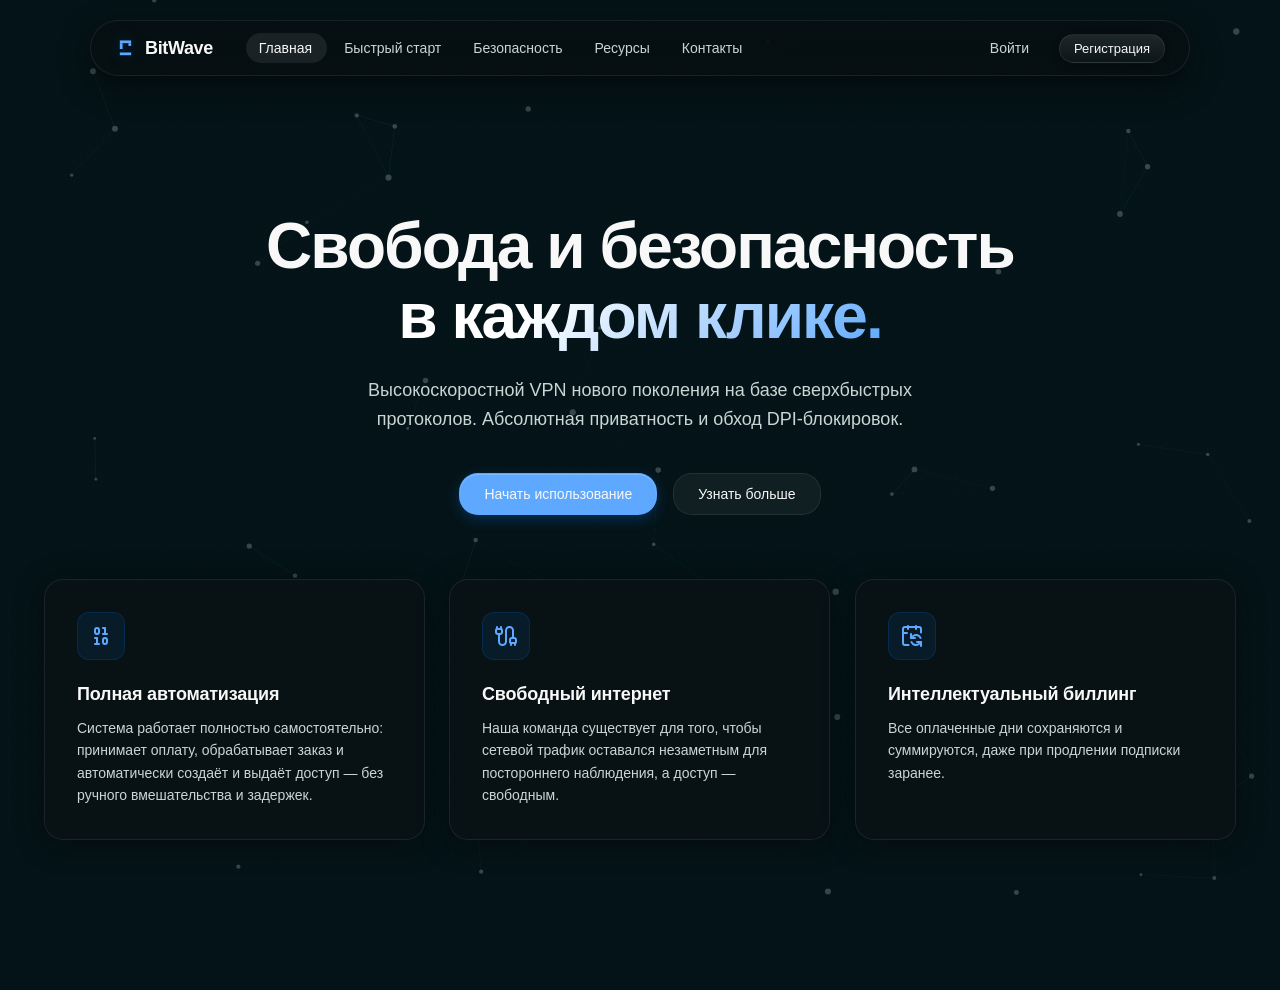
<file: html/index.html>
<!DOCTYPE html>
<html lang="ru" class="preload">

<head>
    <meta charset="UTF-8">
    <meta name="viewport" content="width=device-width, initial-scale=1.0">
    <title>BitWave — Свобода и безопасность в каждом клике</title>
    <link rel="stylesheet" href="../css/variables.css">
    <link rel="stylesheet" href="../css/layout.css">
    <link rel="stylesheet" href="../css/navbar.css">
    <link rel="stylesheet" href="../css/buttons.css">
    <link rel="stylesheet" href="../css/cards.css">
    <link rel="stylesheet" href="../css/particles.css">
    <link rel="stylesheet" href="../css/pages.css">
</head>

<body>
    <div class="canvas-container">
        <canvas id="particles-canvas"></canvas>
    </div>
    <div id="navbar"></div>
    <main class="hero-wrapper">
        <section class="hero-section text-center fade-in-down">
            <h1 class="hero-title">Свобода и безопасность<br><span class="gradient-text">в каждом клике.</span></h1>
            <p class="hero-subtitle">Высокоскоростной VPN нового поколения на базе сверхбыстрых протоколов. Абсолютная
                приватность и обход DPI-блокировок.</p>
            <div class="hero-actions">
                <a href="register.html" class="btn-primary">Начать использование</a>
                <a href="resources.html" class="btn-secondary">Узнать больше</a>
            </div>
        </section>
        <section class="features-grid-section">
            <div class="features-grid">
                <div class="feature-card fade-in-left delay-50">
                    <div class="card-icon">
                        <svg width="24" height="24" viewBox="0 0 24 24" fill="none" stroke="currentColor"
                            stroke-width="2" stroke-linecap="round" stroke-linejoin="round">
                            <rect x="14" y="14" width="4" height="6" rx="2" />
                            <rect x="6" y="4" width="4" height="6" rx="2" />
                            <path d="M6 20h4" />
                            <path d="M14 10h4" />
                            <path d="M6 14h2v6" />
                            <path d="M14 4h2v6" />
                        </svg>
                    </div>
                    <h3>Полная автоматизация</h3>
                    <p>Система работает полностью самостоятельно: принимает оплату, обрабатывает заказ и автоматически
                        создаёт и выдаёт доступ — без ручного вмешательства и задержек.</p>
                </div>
                <div class="feature-card fade-in-left delay-150">
                    <div class="card-icon">
                        <svg width="24" height="24" viewBox="0 0 24 24" fill="none" stroke="currentColor"
                            stroke-width="2" stroke-linecap="round" stroke-linejoin="round">
                            <path d="M17 19a1 1 0 0 1-1-1v-2a2 2 0 0 1 2-2h2a2 2 0 0 1 2 2v2a1 1 0 0 1-1 1z" />
                            <path d="M17 21v-2" />
                            <path d="M19 14V6.5a1 1 0 0 0-7 0v11a1 1 0 0 1-7 0V10" />
                            <path d="M21 21v-2" />
                            <path d="M3 5V3" />
                            <path d="M4 10a2 2 0 0 1-2-2V6a1 1 0 0 1 1-1h4a1 1 0 0 1 1 1v2a2 2 0 0 1-2 2z" />
                            <path d="M7 5V3" />
                        </svg>
                    </div>
                    <h3>Свободный интернет</h3>
                    <p>Наша команда существует для того, чтобы сетевой трафик оставался незаметным для постороннего
                        наблюдения, а
                        доступ — свободным.
                    </p>
                </div>
                <div class="feature-card fade-in-left delay-250">
                    <div class="card-icon">
                        <svg width="24" height="24" viewBox="0 0 24 24" fill="none" stroke="currentColor"
                            stroke-width="2" stroke-linecap="round" stroke-linejoin="round">
                            <path d="M11 10v4h4" />
                            <path d="m11 14 1.535-1.605a5 5 0 018 1.5" />
                            <path d="M16 2v3" />
                            <path d="m21 18-1.535 1.605a5 5 0 01-8-1.5" />
                            <path d="M21 22v-4h-4" />
                            <path d="M21 8.517V5a2 2 0 00-2-2H5a2 2 0 00-2 2v14a2 2 0 002 2h3.517" />
                            <path d="M3 9h4" />
                            <path d="M8 2v3" />
                        </svg>
                    </div>
                    <h3>Интеллектуальный биллинг</h3>
                    <p>Все оплаченные дни сохраняются и суммируются, даже при продлении подписки заранее.</p>
                </div>
            </div>
        </section>
    </main>
    <script src="../js/navigation.js"></script>
    <script src="../js/particles.js"></script>
    <script src="../js/dropdown.js"></script>
    <script src="../js/app.js"></script>
</body>

</html>
</file>
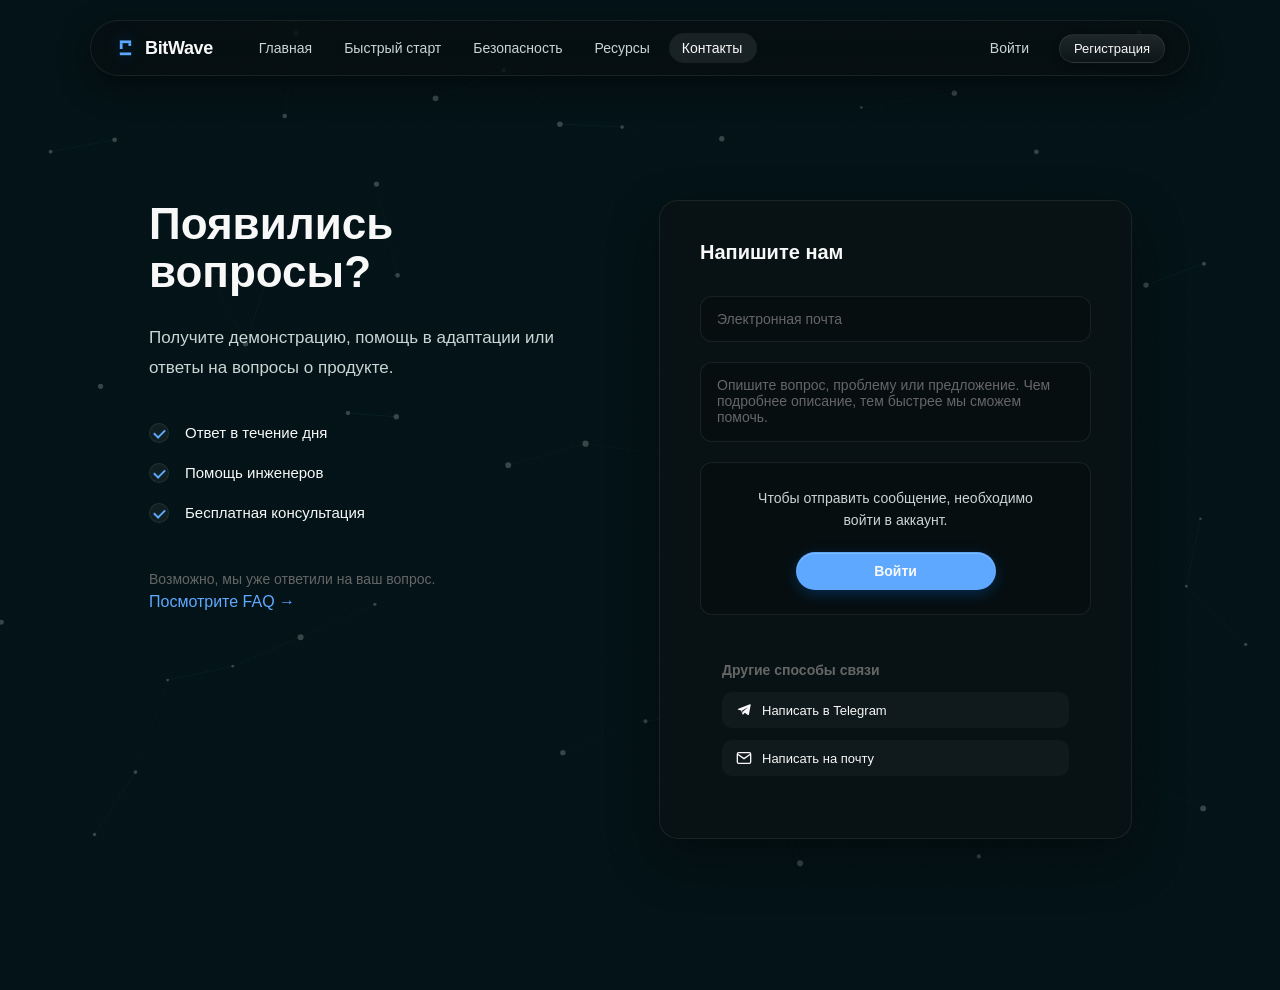
<file: html/contacts.html>
<!DOCTYPE html>
<html lang="ru" class="preload">

<head>
    <meta charset="UTF-8">
    <meta name="viewport" content="width=device-width, initial-scale=1.0">
    <title>Контакты — BitWave</title>
    <link rel="stylesheet" href="../css/variables.css">
    <link rel="stylesheet" href="../css/layout.css">
    <link rel="stylesheet" href="../css/navbar.css">
    <link rel="stylesheet" href="../css/buttons.css">
    <link rel="stylesheet" href="../css/particles.css">
    <link rel="stylesheet" href="../css/forms.css">
    <link rel="stylesheet" href="../css/pages.css">
    <link rel="stylesheet" href="../css/contacts.css">
</head>

<body>

    <div class="canvas-container">
        <canvas id="particles-canvas"></canvas>
    </div>

    <div id="navbar"></div>

    <main class="contacts-container">
        <div class="linear-split-grid">
            <section class="linear-hero-column fade-in-down">
                <h1 class="hero-title-premium">Появились <br>вопросы?</h1>
                <p class="hero-subtitle-premium">
                    Получите демонстрацию, помощь в адаптации или ответы на вопросы о продукте.
                </p>

                <ul class="linear-features-list">
                    <li>
                        <div class="feature-icon-check"></div> Ответ в течение дня
                    </li>
                    <li>
                        <div class="feature-icon-check"></div> Помощь инженеров
                    </li>
                    <li>
                        <div class="feature-icon-check"></div> Бесплатная консультация
                    </li>
                </ul>

                <div class="faq-block">
                    <span class="faq-text">Возможно, мы уже ответили на ваш вопрос.</span>
                    <a href="resources.html#faq-start" class="link">Посмотрите FAQ →</a>
                </div>
            </section>

            <div class="contact-form-wrapper fade-in-right delay-150">
                <div class="form-header-premium">
                    <h3 class="form-title">Напишите нам</h3>
                    <!-- <p class="form-subtitle">Мы ответим на указанную электронную почту.</p> -->
                </div>

                <div id="view-unauth" class="auth-view-state">

                    <div class="form-group-modern">
                        <input class="input-modern" type="email" placeholder="Электронная почта">
                    </div>

                    <div class="form-group-modern">
                        <textarea id="msg-unauth" class="input-modern textarea-auto"
                            placeholder="Опишите вопрос, проблему или предложение. Чем подробнее описание, тем быстрее мы сможем помочь."></textarea>
                    </div>

                    <div class="linear-auth-gate premium-gate">
                        <div class="linear-gate-box">
                            <p>
                                Чтобы отправить сообщение, необходимо войти в аккаунт.
                            </p>

                            <a href="login.html" class="btn-primary linear-gate-btn">
                                Войти
                            </a>
                        </div>
                    </div>

                </div>

                <div id="view-auth" class="auth-view-state hidden">
                    <form id="sales-form">

                        <div class="user-identity-block">
                            <span class="identity-label">identity-label</span>

                            <div class="identity-user">
                                <span class="identity-name">identity-name</span>
                                <div class="status-dot"></div>
                                <span class="identity-status">identity-status</span>
                            </div>
                        </div>

                        <div class="form-group-modern">
                            <input id="user-email" class="input-modern" type="email" placeholder="Электронная почта">
                        </div>

                        <div class="form-group-modern">
                            <textarea id="msg-auth" class="input-modern textarea-auto" required
                                placeholder="Опишите вопрос, проблему или предложение. Чем подробнее описание, тем быстрее мы сможем помочь."></textarea>
                        </div>

                        <button class="btn-primary linear-submit-btn" type="submit">
                            Отправить сообщение
                        </button>

                    </form>
                </div>

                <div class="sidebar-help-card">
                    <div class="help-header">
                        <span class="help-desc">Другие способы связи</span>
                    </div>
                    <a href="https://t.me/b1twave_bot" class="btn-help-link">
                        <svg width="16" height="16" viewBox="0 0 24 24" fill="none" stroke="currentColor"
                            stroke-width="0">
                            <path
                                d="M20.8 3.4L3.55 10.05C2.37 10.52 2.38 11.17 3.34 11.46L7.76 12.84L9.46 18.02C9.67 18.62 9.57 18.86 10.19 18.86C10.67 18.86 10.88 18.64 11.15 18.38L13.29 16.3L17.74 19.58C18.56 20.03 19.15 19.8 19.36 18.82L22.04 4.67C22.35 3.46 21.59 2.91 20.8 3.4ZM17.99 7.47L10.55 14.08L10.26 17.19L9.02 13.3L17.99 7.47Z"
                                fill="currentColor" />
                        </svg>
                        Написать в Telegram
                    </a>
                    <a href="mailto:dev.pevnev@gmail.com" class="btn-help-link">
                        <svg width="16" height="16" viewBox="0 0 24 24" fill="none" stroke="currentColor"
                            stroke-width="2">
                            <path d="M4 4h16c1.1 0 2 .9 2 2v12c0 1.1-.9 2-2 2H4c-1.1 0-2-.9-2-2V6c0-1.1.9-2 2-2z">
                            </path>
                            <polyline points="22,6 12,13 2,6"></polyline>
                        </svg>
                        Написать на почту
                    </a>
                </div>

            </div>
        </div>
    </main>

    <script src="../js/navigation.js"></script>
    <script src="../js/particles.js"></script>
    <script src="../js/dropdown.js"></script>
    <script src="../js/auth.js"></script>
    <script src="../js/contacts.js"></script>
    <script src="../js/app.js"></script>
</body>

</html>
</file>
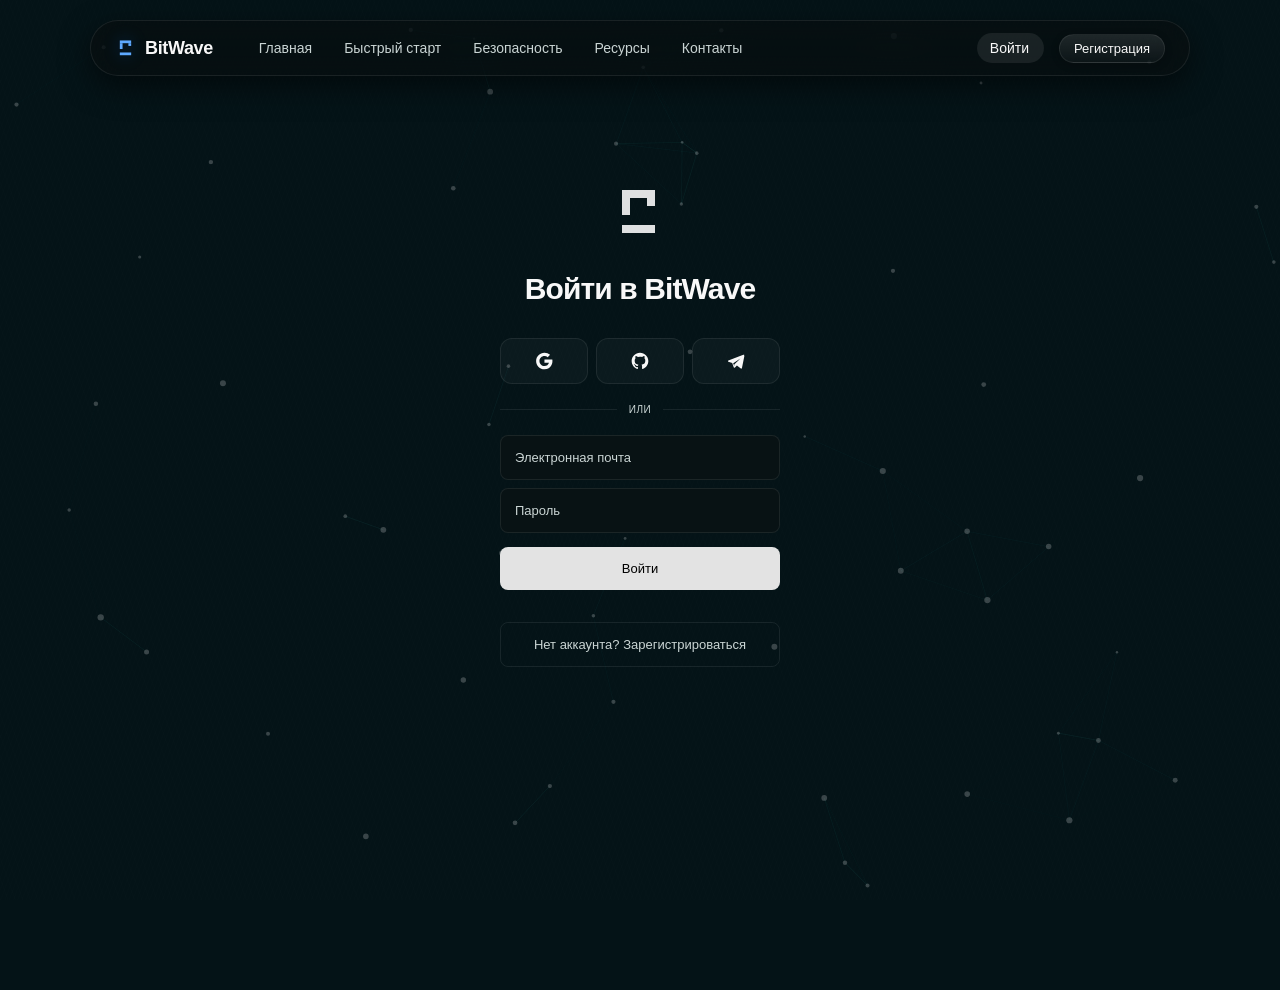
<file: html/login.html>
<!DOCTYPE html>
<html lang="ru" class="preload">

<head>
    <meta charset="UTF-8">
    <meta name="viewport" content="width=device-width, initial-scale=1.0">
    <title>Вход — BitWave</title>
    <link rel="stylesheet" href="../css/variables.css">
    <link rel="stylesheet" href="../css/layout.css">
    <link rel="stylesheet" href="../css/navbar.css">
    <link rel="stylesheet" href="../css/buttons.css">
    <link rel="stylesheet" href="../css/particles.css">
    <link rel="stylesheet" href="../css/auth.css">
</head>

<body>
    <div class="canvas-container">
        <canvas id="particles-canvas"></canvas>
    </div>
    <div id="navbar"></div>
    <main class="auth-container fade-in-page">
        <div class="auth-centered-wrapper">
            <div class="auth-brand-logo">
                <svg width="64" height="64" viewBox="0 0 64 64" fill="currentColor">
                    <rect x="14" y="10" width="33" height="8" />
                    <rect x="14" y="18" width="8" height="17" />
                    <rect x="39" y="18" width="8" height="8" />
                    <rect x="14" y="45" width="33" height="8" />
                </svg>
            </div>
            <h1 class="auth-main-title">Войти в BitWave</h1>
            <div class="auth-oauth-row">
                <button class="btn-oauth-tile fade-in-left delay-100" onclick="loginWithGoogle()"
                    title="Войти через Google">
                    <svg width="20" height="20" viewBox="0 0 24 24" fill="currentColor">
                        <path
                            d="M12.545,10.239v3.821h5.445c-0.712,2.315-2.647,3.972-5.445,3.972c-3.332,0-6.033-2.701-6.033-6.032s2.701-6.032,6.033-6.032c1.498,0,2.866,0.549,3.921,1.453l2.814-2.814C17.503,2.988,15.139,2,12.545,2C7.021,2,2.543,6.477,2.543,12s4.478,10,10.002,10c8.396,0,10.249-7.85,9.426-11.761H12.545z" />
                    </svg>
                </button>
                <button class="btn-oauth-tile fade-in-left delay-200" onclick="loginWithGithub()"
                    title="Войти через GitHub">
                    <svg width="20" height="20" viewBox="0 0 24 24" fill="currentColor">
                        <path
                            d="M12 2C6.477 2 2 6.477 2 12c0 4.42 2.865 8.166 6.839 9.489.5.092.682-.217.682-.482 0-.237-.008-.866-.013-1.699-2.782.604-3.369-1.34-3.369-1.34-.454-1.156-1.11-1.463-1.11-1.463-.908-.62.069-.608.069-.608 1.003.07 1.531 1.03 1.531 1.03.892 1.529 2.341 1.087 2.91.831.092-.646.35-1.086.636-1.336-2.22-.253-4.555-1.11-4.555-4.943 0-1.091.39-1.984 1.029-2.683-.103-.253-.446-1.27.098-2.647 0 0 .84-.269 2.75 1.025A9.578 9.578 0 0112 6.836c.85.004 1.705.114 2.504.336 1.909-1.294 2.747-1.025 2.747-1.025.546 1.379.203 2.394.1 2.647.64.699 1.028 1.592 1.028 2.683 0 3.842-2.339 4.687-4.566 4.935.359.309.678.919.678 1.852 0 1.336-.012 2.415-.012 2.743 0 .267.18.578.688.48C19.138 20.161 22 16.418 22 12c0-5.523-4.477-10-10-10z" />
                    </svg>
                </button>
                <button class="btn-oauth-tile fade-in-left delay-300" onclick="loginWithTelegram()"
                    title="Войти через Telegram">
                    <svg width="20" height="20" viewBox="0 0 24 24" fill="currentColor">
                        <path
                            d="M21.944 4.662c-.307-.259-.756-.332-1.135-.184L2.832 11.44c-.61.244-.593 1.115.027 1.334l4.584 1.53 1.78 5.34c.18.54.86.71 1.272.319l2.56-2.42 4.72 3.47c.51.374 1.24.1 1.37-.51l2.85-14.34c.09-.44-.06-.9-.39-1.18zM9.88 18.18l-1.2-3.6 8.64-5.44-7.44 6.98z" />
                    </svg>
                </button>
            </div>
            <div class="auth-minimal-divider fade-in-page delay-200">или</div>
            <form class="auth-minimal-form" onsubmit="handleLogin(event)">
                <div class="input-wrapper-modern fade-in-up delay-100">
                    <input class="input-modern" type="email" id="email" placeholder="Электронная почта" required>
                </div>
                <div class="input-wrapper-modern fade-in-up delay-200">
                    <input class="input-modern" type="password" id="password" placeholder="Пароль" required>
                </div>
                <button class="btn-raycast-primary fade-in-up delay-300" type="submit">Войти</button>
            </form>
            <div class="auth-minimal-footer fade-in-up delay-400">
                <a href="register.html" class="btn-secondary-outline">Нет аккаунта? Зарегистрироваться</a>
            </div>
        </div>
    </main>
    <script src="../js/navigation.js"></script>
    <script src="../js/particles.js"></script>
    <script src="../js/client.js"></script>
</body>

</html>
</file>
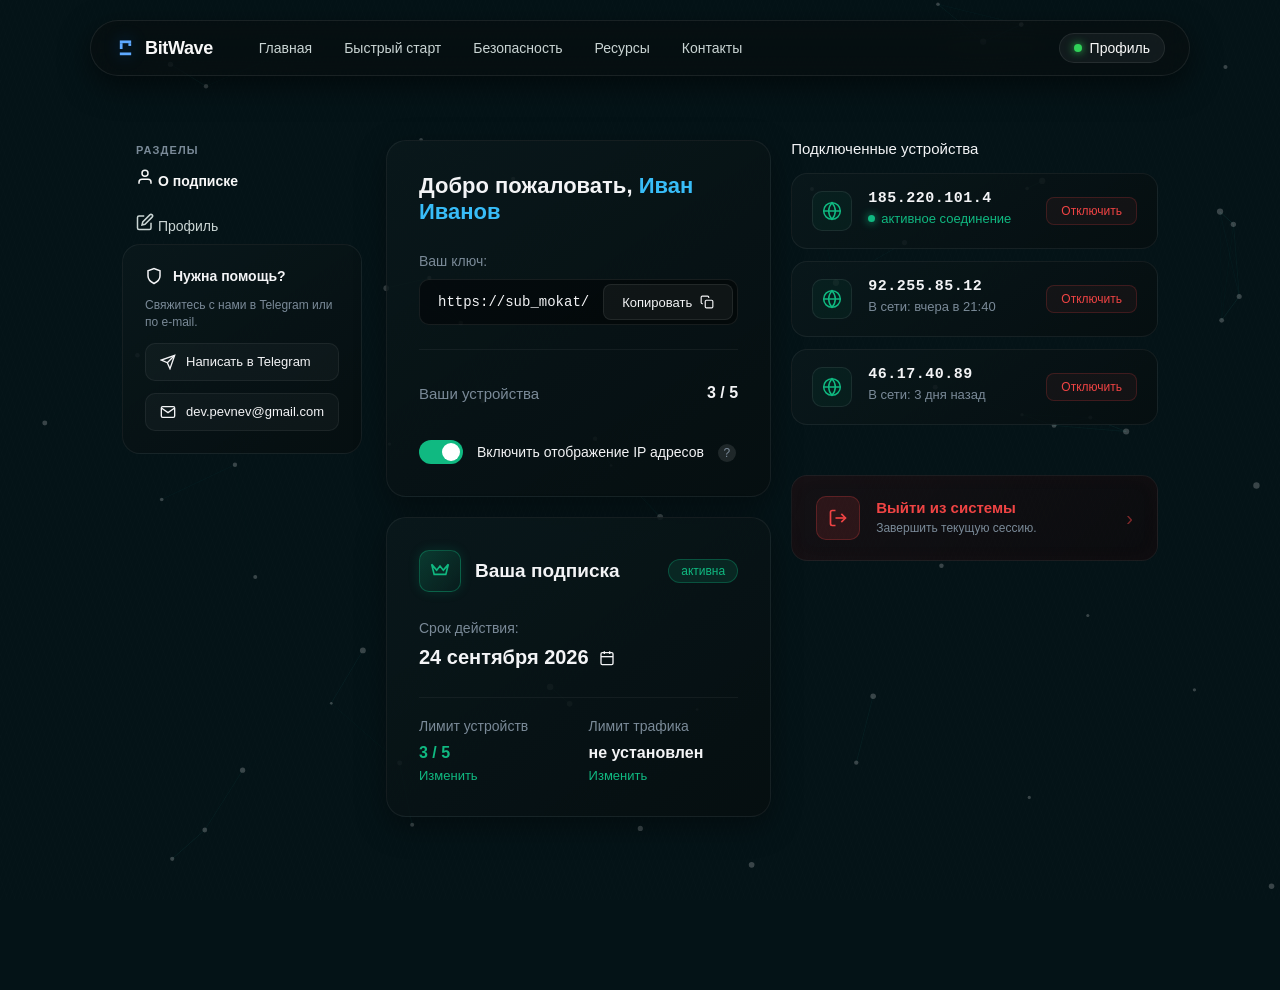
<file: html/profile.html>
<!DOCTYPE html>
<html lang="ru" class="preload">

<head>
    <meta charset="UTF-8">
    <meta name="viewport" content="width=device-width, initial-scale=1.0">
    <title>Личный кабинет — BitWave</title>
    <link rel="stylesheet" href="../css/variables.css">
    <link rel="stylesheet" href="../css/layout.css">
    <link rel="stylesheet" href="../css/navbar.css">
    <link rel="stylesheet" href="../css/buttons.css">
    <link rel="stylesheet" href="../css/particles.css">
    <link rel="stylesheet" href="../css/auth.css">
    <link rel="stylesheet" href="../css/profile.css">
    <link rel="stylesheet" href="../css/resources.css">
</head>

<body>
    <div class="canvas-container">
        <canvas id="particles-canvas"></canvas>
    </div>
    <div id="navbar"></div>
    <main class="dashboard-layout fade-in-page">
        <aside class="dashboard-sidebar resources-sidebar fade-in-right delay-250">
            <div id="dashboard-sidebar"></div>
        </aside>
        <section class="dashboard-content fade-in-up delay-150">
            <div id="dashboard-content"></div>
        </section>
    </main>
    <script src="../js/navigation.js"></script>
    <script src="../js/particles.js"></script>
    <script src="../js/client.js"></script>
    <script src="../js/profile.js"></script>
</body>

</html>
</file>
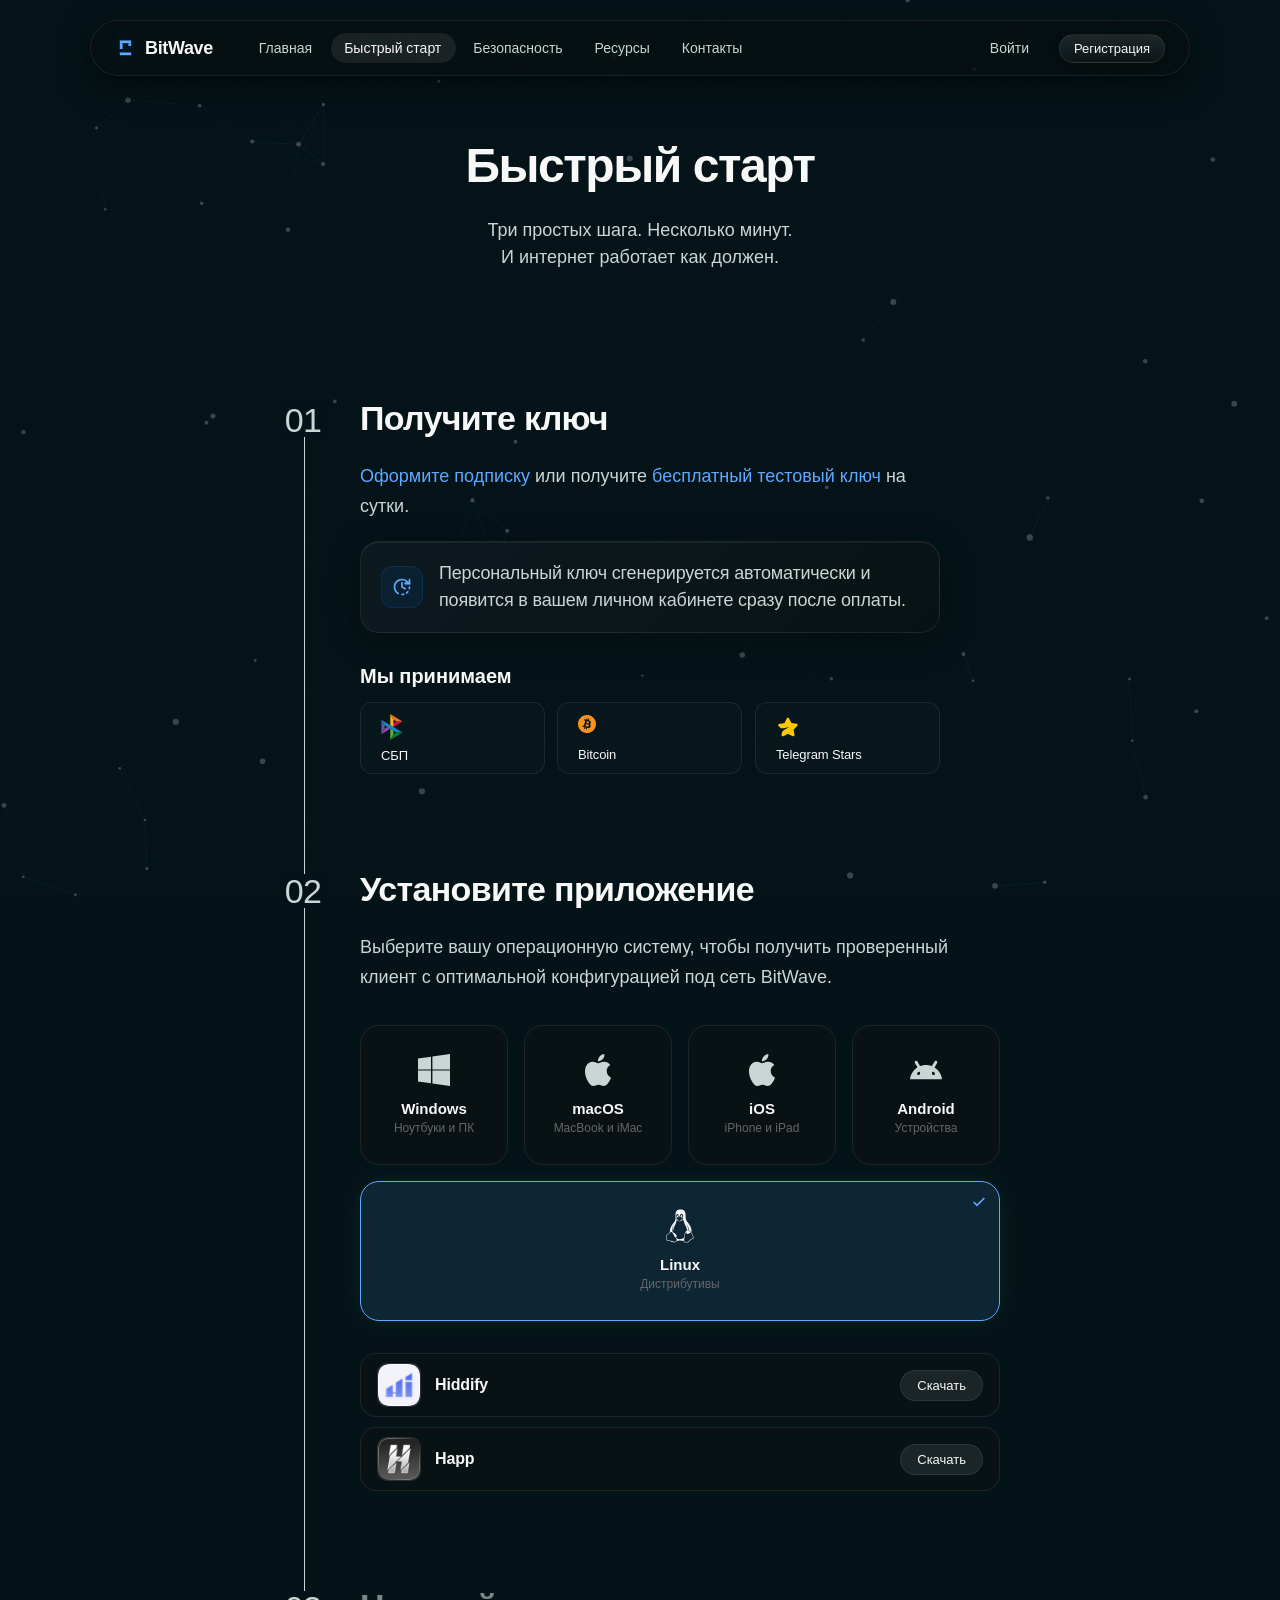
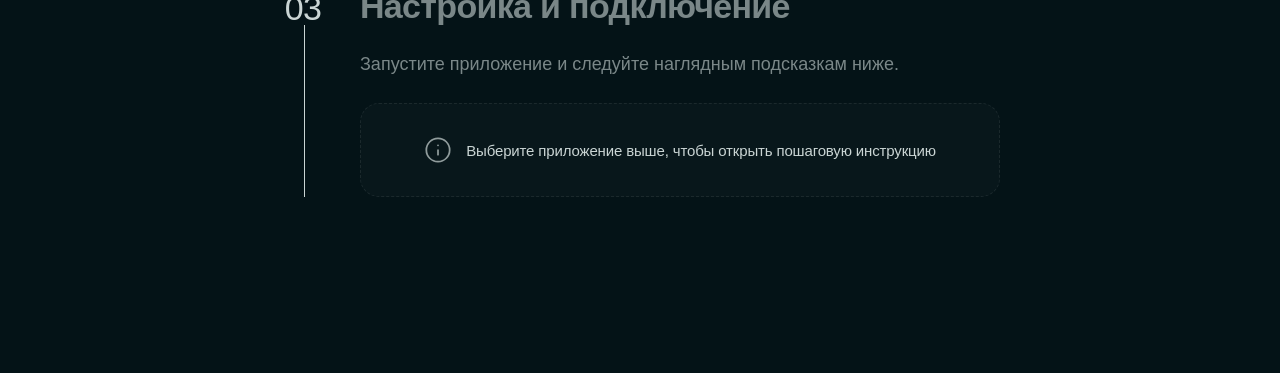
<file: html/quick-start.html>
<!DOCTYPE html>
<html lang="ru" class="preload">

<head>
    <meta charset="UTF-8">
    <meta name="viewport" content="width=device-width, initial-scale=1.0">
    <title>Быстрый старт — BitWave</title>
    <link rel="stylesheet" href="../css/variables.css">
    <link rel="stylesheet" href="../css/layout.css">
    <link rel="stylesheet" href="../css/navbar.css">
    <link rel="stylesheet" href="../css/buttons.css">
    <link rel="stylesheet" href="../css/particles.css">
    <link rel="stylesheet" href="../css/quick-start.css">
    <link rel="stylesheet" href="../css/pages.css">
</head>

<body>
    <div class="canvas-container">
        <canvas id="particles-canvas"></canvas>
    </div>
    <div id="navbar"></div>
    <main class="page-container setup-master">
        <section class="setup-hero fade-in-down">
            <h1 class="setup-title">Быстрый старт</h1>
            <p class="setup-subtitle"> Три простых шага. Несколько минут.<br> И интернет работает как должен. </p>
        </section>
        <div class="setup-timeline fade-in-up delay-200">
            <div class="setup-step">
                <div class="step-number">01</div>
                <div class="step-content">
                    <h2 class="step-title">Получите ключ</h2>
                    <p class="step-desc">
                        <a href="register.html" class="link">Оформите подписку</a> или получите <a href="register.html"
                            class="link">бесплатный тестовый ключ</a> на сутки.
                    </p>
                    <div class="info-note-card">
                        <div class="note-icon-wrapper">
                            <svg class="note-icon" viewBox="0 0 24 24" fill="none" stroke="currentColor"
                                stroke-width="2" stroke-linecap="round" stroke-linejoin="round">
                                <path d="M12 3a9.75 9.75 0 0 1 6.74 2.74" />
                                <path d="M18.74 5.74 21 8" />
                                <path d="M21 8V3" />
                                <path d="M7.5 19.794c-6-3.464-6-12.124 0-15.588" />
                                <path d="M7.5 4.206A9 9 0 0 1 12 3" />
                                <path d="M12 7v5l4 2" />
                                <path d="M14 20.775A9 9 0 0 1 12 21" />
                                <path d="M19 17.656a9 9 0 0 1-1.5 1.456" />
                                <path d="M21 12a9 9 0 0 1-.228 2" />
                                <path d="M21 8h-5" />
                                <circle cx="16.5" cy="7.5" r=".5" fill="currentColor"></circle>
                            </svg>
                        </div>
                        <div class="note-text">
                            Персональный ключ сгенерируется автоматически и появится в вашем личном кабинете сразу после
                            оплаты.
                        </div>
                    </div>
                    <div class="accepted-payments-section">
                        <div class="accepted-title">Мы принимаем</div>
                        <div class="accepted-cards-grid">
                            <div class="pay-card fade-in-left delay-200">
                                <svg class="pay-icon sbp-icon" viewBox="0 0 98 120" width="22" height="26"
                                    xmlns="http://www.w3.org/2000/svg" aria-hidden="true">
                                    <path d="M0 26.12l14.532 25.975v15.844L.017 93.863 0 26.12z" fill="#5B57A2" />
                                    <path d="M55.797 42.643l13.617-8.346 27.868-.026-41.485 25.414V42.643z"
                                        fill="#D90751" />
                                    <path d="M55.72 25.967l.077 34.39-14.566-8.95V0l14.49 25.967z" fill="#FAB718" />
                                    <path d="M97.282 34.271l-27.869.026-13.693-8.33L41.231 0l56.05 34.271z"
                                        fill="#ED6F26" />
                                    <path d="M55.797 94.007V77.322l-14.566-8.78.008 51.458 14.558-25.993z"
                                        fill="#63B22F" />
                                    <path d="M69.38 85.737L14.531 52.095 0 26.12l97.223 59.583-27.844.034z"
                                        fill="#1487C9" />
                                    <path d="M41.24 120l14.556-25.993 13.583-8.27 27.843-.034L41.24 120z"
                                        fill="#017F36" />
                                    <path d="M.017 93.863l41.333-25.32-13.896-8.526-12.922 7.922L.017 93.863z"
                                        fill="#984995" />
                                </svg>
                                <span class="pay-name">СБП</span>
                            </div>
                            <div class="pay-card fade-in-left delay-250">
                                <svg class="pay-icon btc-icon" viewBox="0 0 32 32" width="24" height="24">
                                    <path fill="#F7931A"
                                        d="M23.638 14.904c-1.602 6.43-8.113 10.34-14.542 8.736C2.67 22.05-1.244 15.525.362 9.105 1.962 2.67 8.475-1.243 14.9.358c6.43 1.605 10.342 8.115 8.738 14.548v-.002zm-6.35-4.613c.24-1.59-.974-2.45-2.64-3.03l.54-2.153-1.315-.33-.525 2.107c-.345-.087-.705-.167-1.064-.25l.526-2.127-1.32-.33-.54 2.165c-.285-.067-.565-.132-.84-.2l-1.815-.45-.35 1.407s.975.225.955.236c.535.136.63.486.615.766l-1.477 5.92c-.075.166-.24.406-.614.314.015.02-.96-.24-.96-.24l-.66 1.51 1.71.426.93.242-.54 2.19 1.32.327.54-2.17c.36.1.705.19 1.05.273l-.51 2.154 1.32.33.545-2.19c2.24.427 3.93.257 4.64-1.774.57-1.637-.03-2.58-1.217-3.196.854-.193 1.5-.76 1.68-1.93h.01zm-3.01 4.22c-.404 1.64-3.157.75-4.05.53l.72-2.9c.896.23 3.757.67 3.33 2.37zm.41-4.24c-.37 1.49-2.662.735-3.405.55l.654-2.64c.744.18 3.137.524 2.75 2.084v.006z" />
                                </svg>
                                <span class="pay-name">Bitcoin</span>
                            </div>
                            <div class="pay-card fade-in-left delay-300">
                                <svg class="pay-icon star-icon" viewBox="0 0 1070 1074" width="24" height="24"
                                    fill="#FFC700" xmlns="http://www.w3.org/2000/svg" aria-hidden="true">
                                    <g transform="translate(0,1074) scale(0.1,-0.1)">
                                        <path
                                            d="M5171 9544 c-167 -45 -291 -151 -378 -325 -18 -35 -195 -401 -394 -814 -565 -1171 -561 -1164 -610 -1213 -46 -45 -109 -74 -204 -91 -33 -6 -521 -81 -1085 -166 -564 -85 -1054 -163 -1090 -172 -194 -49 -340 -187 -406 -383 -15 -43 -19 -83 -19 -180 1 -196 21 -235 271 -535 314 -378 635 -666 831 -749 163 -68 293 -87 658 -93 390 -7 738 20 1260 97 443 66 1246 226 1554 310 85 23 129 25 166 8 30 -14 31 -18 4 -52 -27 -35 -86 -68 -184 -105 -44 -16 -168 -70 -276 -119 -1003 -460 -1735 -923 -2185 -1383 -334 -343 -398 -477 -518 -1095 -25 -128 -61 -344 -81 -480 -31 -220 -34 -257 -25 -317 15 -99 44 -172 96 -250 127 -186 334 -279 552 -247 86 12 135 32 292 116 664 357 1716 919 1795 959 93 47 105 50 175 50 66 0 83 -5 145 -36 118 -60 688 -354 1135 -586 234 -122 536 -276 672 -344 l247 -123 113 -4 c102 -4 120 -2 192 22 202 68 338 214 391 421 20 78 19 156 -4 285 -19 106 -125 697 -291 1619 -49 277 -90 527 -90 555 1 111 -72 33 1224 1316 292 289 473 477 498 514 168 259 91 615 -172 789 -109 72 -21 58 -1825 307 -280 38 -532 75 -560 81 -78 18 -149 56 -192 102 -28 31 -176 316 -552 1067 l-514 1025 -71 70 c-78 77 -161 126 -251 150 -74 19 -222 19 -294 -1z" />
                                    </g>
                                </svg>
                                <span class="pay-name">Telegram Stars</span>
                            </div>
                        </div>
                    </div>
                </div>
            </div>
            <div class="setup-step">
                <div class="step-number">02</div>
                <div class="step-content">
                    <h2 class="step-title">Установите приложение</h2>
                    <p class="step-desc">
                        Выберите вашу операционную систему, чтобы получить проверенный клиент с оптимальной
                        конфигурацией под сеть BitWave.
                    </p>
                    <div class="os-selector">
                        <button class="os-btn" data-os="windows">
                            <div class="os-check">
                                <svg viewBox="0 0 24 24" fill="none" stroke="currentColor" stroke-width="2.5">
                                    <polyline points="20 6 9 17 4 12"></polyline>
                                </svg>
                            </div>
                            <div class="os-icon">
                                <svg viewBox="0 0 24 24" fill="currentColor">
                                    <path
                                        d="M0 3.449L9.75 2.1v9.45H0V3.449zM0 12.45h9.75v9.45L0 20.551v-8.1zM10.8 1.95L24 0v11.55H10.8V1.95zM10.8 12.45H24v11.55l-13.2-1.95v-9.6z" />
                                </svg>
                            </div>
                            <div class="os-name">Windows</div>
                            <div class="os-desc">Ноутбуки и ПК</div>
                        </button>
                        <button class="os-btn" data-os="macos">
                            <div class="os-check">
                                <svg viewBox="0 0 24 24" fill="none" stroke="currentColor" stroke-width="2.5">
                                    <polyline points="20 6 9 17 4 12"></polyline>
                                </svg>
                            </div>
                            <div class="os-icon">
                                <svg viewBox="0 0 24 24" fill="currentColor" aria-hidden="true">
                                    <title>Apple</title>
                                    <path
                                        d="M12.152 6.896c-.948 0-2.415-1.078-3.96-1.04-2.04.027-3.91 1.183-4.961 3.014-2.117 3.675-.546 9.103 1.519 12.09 1.013 1.454 2.208 3.09 3.792 3.039 1.52-.065 2.09-.987 3.935-.987 1.831 0 2.35.987 3.96.948 1.637-.026 2.676-1.48 3.676-2.948 1.156-1.688 1.636-3.325 1.662-3.415-.039-.013-3.182-1.221-3.22-4.857-.026-3.04 2.48-4.494 2.597-4.559-1.429-2.09-3.623-2.324-4.39-2.376-2-.156-3.675 1.09-4.61 1.09zM15.53 3.83c.843-1.012 1.4-2.427 1.245-3.83-1.207.052-2.662.805-3.532 1.818-.78.896-1.454 2.338-1.273 3.714 1.338.104 2.715-.688 3.559-1.701" />
                                </svg>
                            </div>
                            <div class="os-name">macOS</div>
                            <div class="os-desc">MacBook и iMac</div>
                        </button>
                        <button class="os-btn" data-os="ios">
                            <div class="os-check">
                                <svg viewBox="0 0 24 24" fill="none" stroke="currentColor" stroke-width="2.5">
                                    <polyline points="20 6 9 17 4 12"></polyline>
                                </svg>
                            </div>
                            <div class="os-icon">
                                <svg viewBox="0 0 24 24" fill="currentColor" aria-hidden="true">
                                    <title>Apple</title>
                                    <path
                                        d="M12.152 6.896c-.948 0-2.415-1.078-3.96-1.04-2.04.027-3.91 1.183-4.961 3.014-2.117 3.675-.546 9.103 1.519 12.09 1.013 1.454 2.208 3.09 3.792 3.039 1.52-.065 2.09-.987 3.935-.987 1.831 0 2.35.987 3.96.948 1.637-.026 2.676-1.48 3.676-2.948 1.156-1.688 1.636-3.325 1.662-3.415-.039-.013-3.182-1.221-3.22-4.857-.026-3.04 2.48-4.494 2.597-4.559-1.429-2.09-3.623-2.324-4.39-2.376-2-.156-3.675 1.09-4.61 1.09zM15.53 3.83c.843-1.012 1.4-2.427 1.245-3.83-1.207.052-2.662.805-3.532 1.818-.78.896-1.454 2.338-1.273 3.714 1.338.104 2.715-.688 3.559-1.701" />
                                </svg>
                            </div>
                            <div class="os-name">iOS</div>
                            <div class="os-desc">iPhone и iPad</div>
                        </button>
                        <button class="os-btn" data-os="android">
                            <div class="os-check">
                                <svg viewBox="0 0 24 24" fill="none" stroke="currentColor" stroke-width="2.5">
                                    <polyline points="20 6 9 17 4 12"></polyline>
                                </svg>
                            </div>
                            <div class="os-icon">
                                <svg viewBox="0 0 24 24" fill="currentColor" aria-hidden="true">
                                    <path
                                        d="M18.4395 5.5586c-.675 1.1664-1.352 2.3318-2.0274 3.498-.0366-.0155-.0742-.0286-.1113-.043-1.8249-.6957-3.484-.8-4.42-.787-1.8551.0185-3.3544.4643-4.2597.8203-.084-.1494-1.7526-3.021-2.0215-3.4864a1.1451 1.1451 0 0 0-.1406-.1914c-.3312-.364-.9054-.4859-1.379-.203-.475.282-.7136.9361-.3886 1.5019 1.9466 3.3696-.0966-.2158 1.9473 3.3593.0172.031-.4946.2642-1.3926 1.0177C2.8987 12.176.452 14.772 0 18.9902h24c-.119-1.1108-.3686-2.099-.7461-3.0683-.7438-1.9118-1.8435-3.2928-2.7402-4.1836a12.1048 12.1048 0 0 0-2.1309-1.6875c.6594-1.122 1.312-2.2559 1.9649-3.3848.2077-.3615.1886-.7956-.0079-1.1191a1.1001 1.1001 0 0 0-.8515-.5332c-.5225-.0536-.9392.3128-1.0488.5449zm-.0391 8.461c.3944.5926.324 1.3306-.1563 1.6503-.4799.3197-1.188.0985-1.582-.4941-.3944-.5927-.324-1.3307.1563-1.6504.4727-.315 1.1812-.1086 1.582.4941zM7.207 13.5273c.4803.3197.5506 1.0577.1563 1.6504-.394.5926-1.1038.8138-1.584.4941-.48-.3197-.5503-1.0577-.1563-1.6504.4008-.6021 1.1087-.8106 1.584-.4941z" />
                                </svg>
                            </div>
                            <div class="os-name">Android</div>
                            <div class="os-desc">Устройства</div>
                        </button>
                        <button class="os-btn" data-os="linux">
                            <div class="os-check">
                                <svg viewBox="0 0 24 24" fill="none" stroke="currentColor" stroke-width="2.5">
                                    <polyline points="20 6 9 17 4 12"></polyline>
                                </svg>
                            </div>
                            <div class="os-icon">
                                <svg viewBox="0 0 24 24" fill="currentColor" aria-hidden="true">
                                    <path
                                        d="M12.504 0c-.155 0-.315.008-.48.021-4.226.333-3.105 4.807-3.17 6.298-.076 1.092-.3 1.953-1.05 3.02-.885 1.051-2.127 2.75-2.716 4.521-.278.832-.41 1.684-.287 2.489a.424.424 0 00-.11.135c-.26.268-.45.6-.663.839-.199.199-.485.267-.797.4-.313.136-.658.269-.864.68-.09.189-.136.394-.132.602 0 .199.027.4.055.536.058.399.116.728.04.97-.249.68-.28 1.145-.106 1.484.174.334.535.47.94.601.81.2 1.91.135 2.774.6.926.466 1.866.67 2.616.47.526-.116.97-.464 1.208-.946.587-.003 1.23-.269 2.26-.334.699-.058 1.574.267 2.577.2.025.134.063.198.114.333l.003.003c.391.778 1.113 1.132 1.884 1.071.771-.06 1.592-.536 2.257-1.306.631-.765 1.683-1.084 2.378-1.503.348-.199.629-.469.649-.853.023-.4-.2-.811-.714-1.376v-.097l-.003-.003c-.17-.2-.25-.535-.338-.926-.085-.401-.182-.786-.492-1.046h-.003c-.059-.054-.123-.067-.188-.135a.357.357 0 00-.19-.064c.431-1.278.264-2.55-.173-3.694-.533-1.41-1.465-2.638-2.175-3.483-.796-1.005-1.576-1.957-1.56-3.368.026-2.152.236-6.133-3.544-6.139zm.529 3.405h.013c.213 0 .396.062.584.198.19.135.33.332.438.533.105.259.158.459.166.724 0-.02.006-.04.006-.06v.105a.086.086 0 01-.004-.021l-.004-.024a1.807 1.807 0 01-.15.706.953.953 0 01-.213.335.71.71 0 00-.088-.042c-.104-.045-.198-.064-.284-.133a1.312 1.312 0 00-.22-.066c.05-.06.146-.133.183-.198.053-.128.082-.264.088-.402v-.02a1.21 1.21 0 00-.061-.4c-.045-.134-.101-.2-.183-.333-.084-.066-.167-.132-.267-.132h-.016c-.093 0-.176.03-.262.132a.8.8 0 00-.205.334 1.18 1.18 0 00-.09.4v.019c.002.089.008.179.02.267-.193-.067-.438-.135-.607-.202a1.635 1.635 0 01-.018-.2v-.02a1.772 1.772 0 01.15-.768c.082-.22.232-.406.43-.533a.985.985 0 01.594-.2zm-2.962.059h.036c.142 0 .27.048.399.135.146.129.264.288.344.465.09.199.14.4.153.667v.004c.007.134.006.2-.002.266v.08c-.03.007-.056.018-.083.024-.152.055-.274.135-.393.2.012-.09.013-.18.003-.267v-.015c-.012-.133-.04-.2-.082-.333a.613.613 0 00-.166-.267.248.248 0 00-.183-.064h-.021c-.071.006-.13.04-.186.132a.552.552 0 00-.12.27.944.944 0 00-.023.33v.015c.012.135.037.2.08.334.046.134.098.2.166.268.01.009.02.018.034.024-.07.057-.117.07-.176.136a.304.304 0 01-.131.068 2.62 2.62 0 01-.275-.402 1.772 1.772 0 01-.155-.667 1.759 1.759 0 01.08-.668 1.43 1.43 0 01.283-.535c.128-.133.26-.2.418-.2zm1.37 1.706c.332 0 .733.065 1.216.399.293.2.523.269 1.052.468h.003c.255.136.405.266.478.399v-.131a.571.571 0 01.016.47c-.123.31-.516.643-1.063.842v.002c-.268.135-.501.333-.775.465-.276.135-.588.292-1.012.267a1.139 1.139 0 01-.448-.067 3.566 3.566 0 01-.322-.198c-.195-.135-.363-.332-.612-.465v-.005h-.005c-.4-.246-.616-.512-.686-.71-.07-.268-.005-.47.193-.6.224-.135.38-.271.483-.336.104-.074.143-.102.176-.131h.002v-.003c.169-.202.436-.47.839-.601.139-.036.294-.065.466-.065zm2.8 2.142c.358 1.417 1.196 3.475 1.735 4.473.286.534.855 1.659 1.102 3.024.156-.005.33.018.513.064.646-1.671-.546-3.467-1.089-3.966-.22-.2-.232-.335-.123-.335.59.534 1.365 1.572 1.646 2.757.13.535.16 1.104.021 1.67.067.028.135.06.205.067 1.032.534 1.413.938 1.23 1.537v-.043c-.06-.003-.12 0-.18 0h-.016c.151-.467-.182-.825-1.065-1.224-.915-.4-1.646-.336-1.77.465-.008.043-.013.066-.018.135-.068.023-.139.053-.209.064-.43.268-.662.669-.793 1.187-.13.533-.17 1.156-.205 1.869v.003c-.02.334-.17.838-.319 1.35-1.5 1.072-3.58 1.538-5.348.334a2.645 2.645 0 00-.402-.533 1.45 1.45 0 00-.275-.333c.182 0 .338-.03.465-.067a.615.615 0 00.314-.334c.108-.267 0-.697-.345-1.163-.345-.467-.931-.995-1.788-1.521-.63-.4-.986-.87-1.15-1.396-.165-.534-.143-1.085-.015-1.645.245-1.07.873-2.11 1.274-2.763.107-.065.037.135-.408.974-.396.751-1.14 2.497-.122 3.854a8.123 8.123 0 01.647-2.876c.564-1.278 1.743-3.504 1.836-5.268.048.036.217.135.289.202.218.133.38.333.59.465.21.201.477.335.876.335.039.003.075.006.11.006.412 0 .73-.134.997-.268.29-.134.52-.334.74-.4h.005c.467-.135.835-.402 1.044-.7zm2.185 8.958c.037.6.343 1.245.882 1.377.588.134 1.434-.333 1.791-.765l.211-.01c.315-.007.577.01.847.268l.003.003c.208.199.305.53.391.876.085.4.154.78.409 1.066.486.527.645.906.636 1.14l.003-.007v.018l-.003-.012c-.015.262-.185.396-.498.595-.63.401-1.746.712-2.457 1.57-.618.737-1.37 1.14-2.036 1.191-.664.053-1.237-.2-1.574-.898l-.005-.003c-.21-.4-.12-1.025.056-1.69.176-.668.428-1.344.463-1.897.037-.714.076-1.335.195-1.814.12-.465.308-.797.641-.984l.045-.022zm-10.814.049h.01c.053 0 .105.005.157.014.376.055.706.333 1.023.752l.91 1.664.003.003c.243.533.754 1.064 1.189 1.637.434.598.77 1.131.729 1.57v.006c-.057.744-.48 1.148-1.125 1.294-.645.135-1.52.002-2.395-.464-.968-.536-2.118-.469-2.857-.602-.369-.066-.61-.2-.723-.4-.11-.2-.113-.602.123-1.23v-.004l.002-.003c.117-.334.03-.752-.027-1.118-.055-.401-.083-.71.043-.94.16-.334.396-.4.69-.533.294-.135.64-.202.915-.47h.002v-.002c.256-.268.445-.601.668-.838.19-.201.38-.336.663-.336zm7.159-9.074c-.435.201-.945.535-1.488.535-.542 0-.97-.267-1.28-.466-.154-.134-.28-.268-.373-.335-.164-.134-.144-.333-.074-.333.109.016.129.134.199.2.096.066.215.2.36.333.292.2.68.467 1.167.467.485 0 1.053-.267 1.398-.466.195-.135.445-.334.648-.467.156-.136.149-.267.279-.267.128.016.034.134-.147.332a8.097 8.097 0 01-.69.468zm-1.082-1.583V5.64c-.006-.02.013-.042.029-.05.074-.043.18-.027.26.004.063 0 .16.067.15.135-.006.049-.085.066-.135.066-.055 0-.092-.043-.141-.068-.052-.018-.146-.008-.163-.065zm-.551 0c-.02.058-.113.049-.166.066-.047.025-.086.068-.14.068-.05 0-.13-.02-.136-.068-.01-.066.088-.133.15-.133.08-.031.184-.047.259-.005.019.009.036.03.03.05v.02h.003z" />
                                </svg>
                            </div>
                            <div class="os-name">Linux</div>
                            <div class="os-desc">Дистрибутивы</div>
                        </button>
                    </div>
                    <div class="configurator-wrapper" id="configurator-wrapper"></div>
                </div>
            </div>
            <div class="setup-step" id="step-3-section">
                <div class="step-number">03</div>
                <h2 class="step-title" id="step-3-title">Настройка и подключение</h2>
                <p class="step-desc" id="step-3-desc">Запустите приложение и следуйте наглядным подсказкам ниже.</p>
                <div class="guide-placeholder-state" id="guide-placeholder">
                    <div class="placeholder-icon">
                        <svg width="28" height="28" viewBox="0 0 24 24" fill="none" stroke="currentColor"
                            stroke-width="1.5" stroke-linecap="round" stroke-linejoin="round">
                            <circle cx="12" cy="12" r="10"></circle>
                            <path d="M12 16v-4"></path>
                            <path d="M12 8h.01"></path>
                        </svg>
                    </div>
                    <p>Выберите приложение выше, чтобы открыть пошаговую инструкцию</p>
                </div>
                <div class="sticky-guide-wrapper" id="guide-wrapper" style="display: none;">
                    <div class="sticky-guide-content">
                        <div class="guide-phone-mockup">
                            <div class="phone-frame" id="guide-images-container"></div>
                        </div>
                        <div class="guide-info-panel">
                            <div class="stories-progress">
                                <div class="progress-bar">
                                    <div class="progress-fill" id="guide-progress-fill" style="width: 0%"></div>
                                </div>
                                <span class="step-counter"><b id="current-step">1</b> / <span
                                        id="total-steps">1</span></span>
                            </div>
                            <div class="text-slides-container" id="guide-text-container"></div>
                        </div>
                    </div>
                </div>
            </div>
        </div>
        <div class="setup-final reveal">
            <h2 class="step-title">Дело сделано!</h2>
            <p class="step-desc">А теперь коротко о том, <a href="resources.html" class="link">как это работает</a></p>
        </div>
    </main>
    <script src="../js/navigation.js"></script>
    <script src="../js/particles.js"></script>
    <script src="../js/auth.js"></script>
    <script src="../js/ip_chek.js"></script>
    <script src="../js/app.js"></script>
    <script src="../js/quick-start.js"></script>
</body>

</html>
</file>
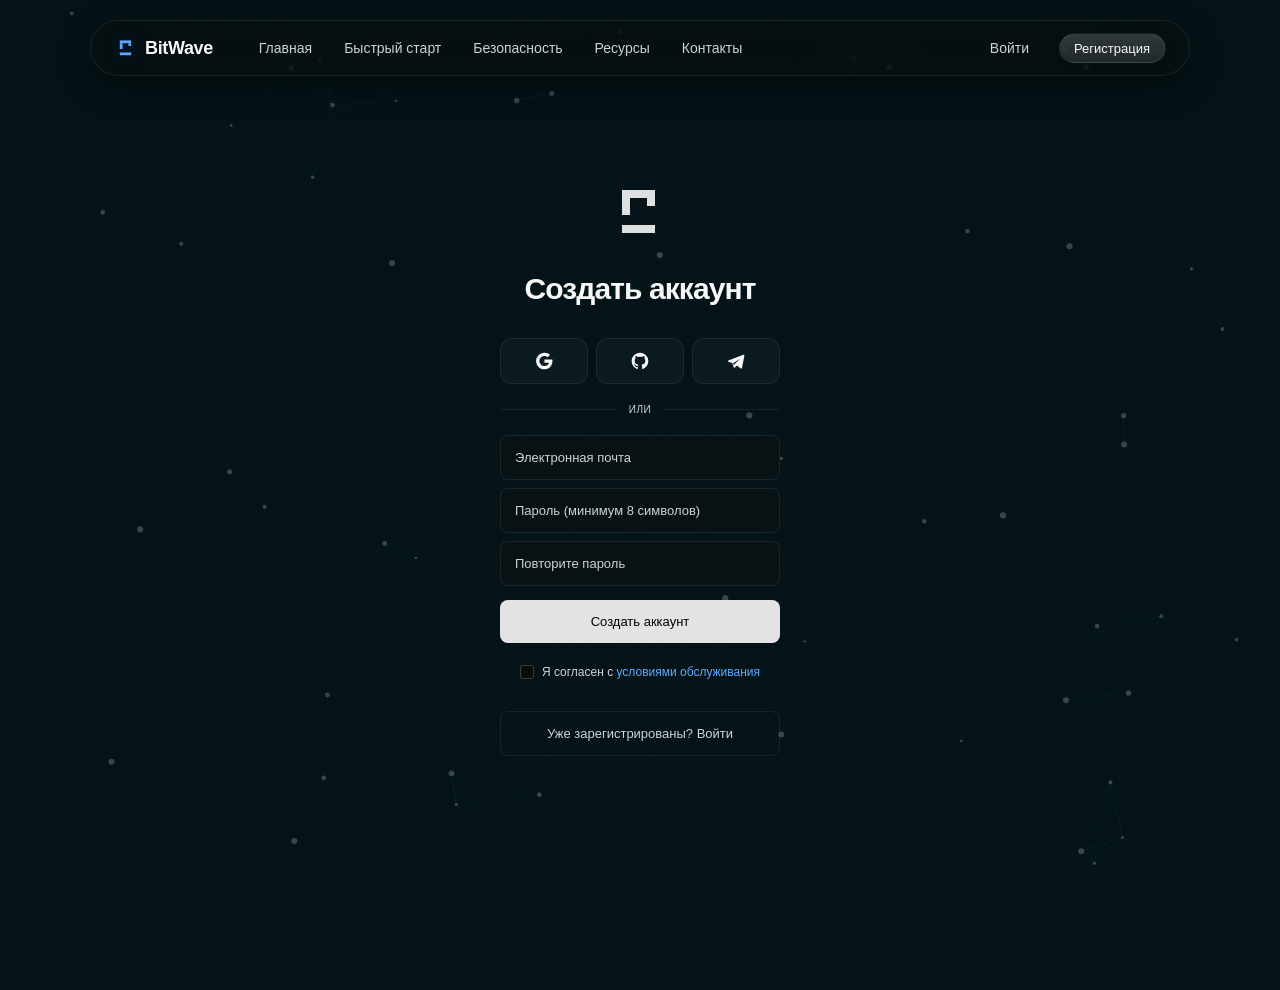
<file: html/register.html>
<!DOCTYPE html>
<html lang="ru" class="preload">

<head>
    <meta charset="UTF-8">
    <meta name="viewport" content="width=device-width, initial-scale=1.0">
    <title>Регистрация — BitWave</title>
    <link rel="stylesheet" href="../css/variables.css">
    <link rel="stylesheet" href="../css/layout.css">
    <link rel="stylesheet" href="../css/pages.css">
    <link rel="stylesheet" href="../css/navbar.css">
    <link rel="stylesheet" href="../css/buttons.css">
    <link rel="stylesheet" href="../css/particles.css">
    <link rel="stylesheet" href="../css/auth.css">
</head>

<body>
    <div class="canvas-container">
        <canvas id="particles-canvas"></canvas>
    </div>
    <div id="navbar"></div>
    <main class="auth-container fade-in-page">
        <div class="auth-centered-wrapper">
            <div class="auth-brand-logo">
                <svg width="64" height="64" viewBox="0 0 64 64" fill="currentColor">
                    <rect x="14" y="10" width="33" height="8" />
                    <rect x="14" y="18" width="8" height="17" />
                    <rect x="39" y="18" width="8" height="8" />
                    <rect x="14" y="45" width="33" height="8" />
                </svg>
            </div>
            <h1 class="auth-main-title">Создать аккаунт</h1>
            <div class="auth-oauth-row">
                <button class="btn-oauth-tile fade-in-left delay-100" onclick="registerWithGoogle()"
                    title="Через Google">
                    <svg width="20" height="20" viewBox="0 0 24 24" fill="currentColor">
                        <path
                            d="M12.545,10.239v3.821h5.445c-0.712,2.315-2.647,3.972-5.445,3.972c-3.332,0-6.033-2.701-6.033-6.032s2.701-6.032,6.033-6.032c1.498,0,2.866,0.549,3.921,1.453l2.814-2.814C17.503,2.988,15.139,2,12.545,2C7.021,2,2.543,6.477,2.543,12s4.478,10,10.002,10c8.396,0,10.249-7.85,9.426-11.761H12.545z" />
                    </svg>
                </button>
                <button class="btn-oauth-tile fade-in-left delay-200" onclick="registerWithGithub()"
                    title="Через GitHub">
                    <svg width="20" height="20" viewBox="0 0 24 24" fill="currentColor">
                        <path
                            d="M12 2C6.477 2 2 6.477 2 12c0 4.42 2.865 8.166 6.839 9.489.5.092.682-.217.682-.482 0-.237-.008-.866-.013-1.699-2.782.604-3.369-1.34-3.369-1.34-.454-1.156-1.11-1.463-1.11-1.463-.908-.62.069-.608.069-.608 1.003.07 1.531 1.03 1.531 1.03.892 1.529 2.341 1.087 2.91.831.092-.646.35-1.086.636-1.336-2.22-.253-4.555-1.11-4.555-4.943 0-1.091.39-1.984 1.029-2.683-.103-.253-.446-1.27.098-2.647 0 0 .84-.269 2.75 1.025A9.578 9.578 0 0112 6.836c.85.004 1.705.114 2.504.336 1.909-1.294 2.747-1.025 2.747-1.025.546 1.379.203 2.394.1 2.647.64.699 1.028 1.592 1.028 2.683 0 3.842-2.339 4.687-4.566 4.935.359.309.678.919.678 1.852 0 1.336-.012 2.415-.012 2.743 0 .267.18.578.688.48C19.138 20.161 22 16.418 22 12c0-5.523-4.477-10-10-10z" />
                    </svg>
                </button>
                <button class="btn-oauth-tile fade-in-left delay-300" onclick="registerWithTelegram()"
                    title="Через Telegram">
                    <svg width="20" height="20" viewBox="0 0 24 24" fill="currentColor">
                        <path
                            d="M21.944 4.662c-.307-.259-.756-.332-1.135-.184L2.832 11.44c-.61.244-.593 1.115.027 1.334l4.584 1.53 1.78 5.34c.18.54.86.71 1.272.319l2.56-2.42 4.72 3.47c.51.374 1.24.1 1.37-.51l2.85-14.34c.09-.44-.06-.9-.39-1.18zM9.88 18.18l-1.2-3.6 8.64-5.44-7.44 6.98z" />
                    </svg>
                </button>
            </div>
            <div class="auth-minimal-divider fade-in-page delay-200">или</div>
            <form class="auth-minimal-form" onsubmit="handleRegister(event)">
                <div class="input-wrapper-modern fade-in-up delay-100">
                    <input class="input-modern" type="email" id="reg-email" placeholder="Электронная почта" required>
                </div>
                <div class="input-wrapper-modern fade-in-up delay-200">
                    <input class="input-modern" type="password" id="reg-password"
                        placeholder="Пароль (минимум 8 символов)" required>
                </div>
                <div class="input-wrapper-modern fade-in-up delay-300">
                    <input class="input-modern" type="password" id="reg-password-confirm" placeholder="Повторите пароль"
                        required>
                </div>
                <button class="btn-raycast-primary fade-in-up delay-400" type="submit">Создать аккаунт</button>
                <div class="auth-legal-notice fade-in-up delay-400">
                    <label class="legal-checkbox-label">
                        <input type="checkbox" id="terms" required>
                        <span class="custom-checkmark"></span>
                        <span class="legal-text">Я согласен с <a href="resources.html#sec-agreement"
                                class="link">условиями обслуживания</a></span>
                    </label>
                </div>
            </form>
            <div class="auth-minimal-footer fade-in-up delay-500">
                <a href="login.html" class="btn-secondary-outline">Уже зарегистрированы? Войти</a>
            </div>
        </div>
    </main>
    <script src="../js/navigation.js"></script>
    <script src="../js/particles.js"></script>
    <script src="../js/client.js"></script>
</body>

</html>
</file>
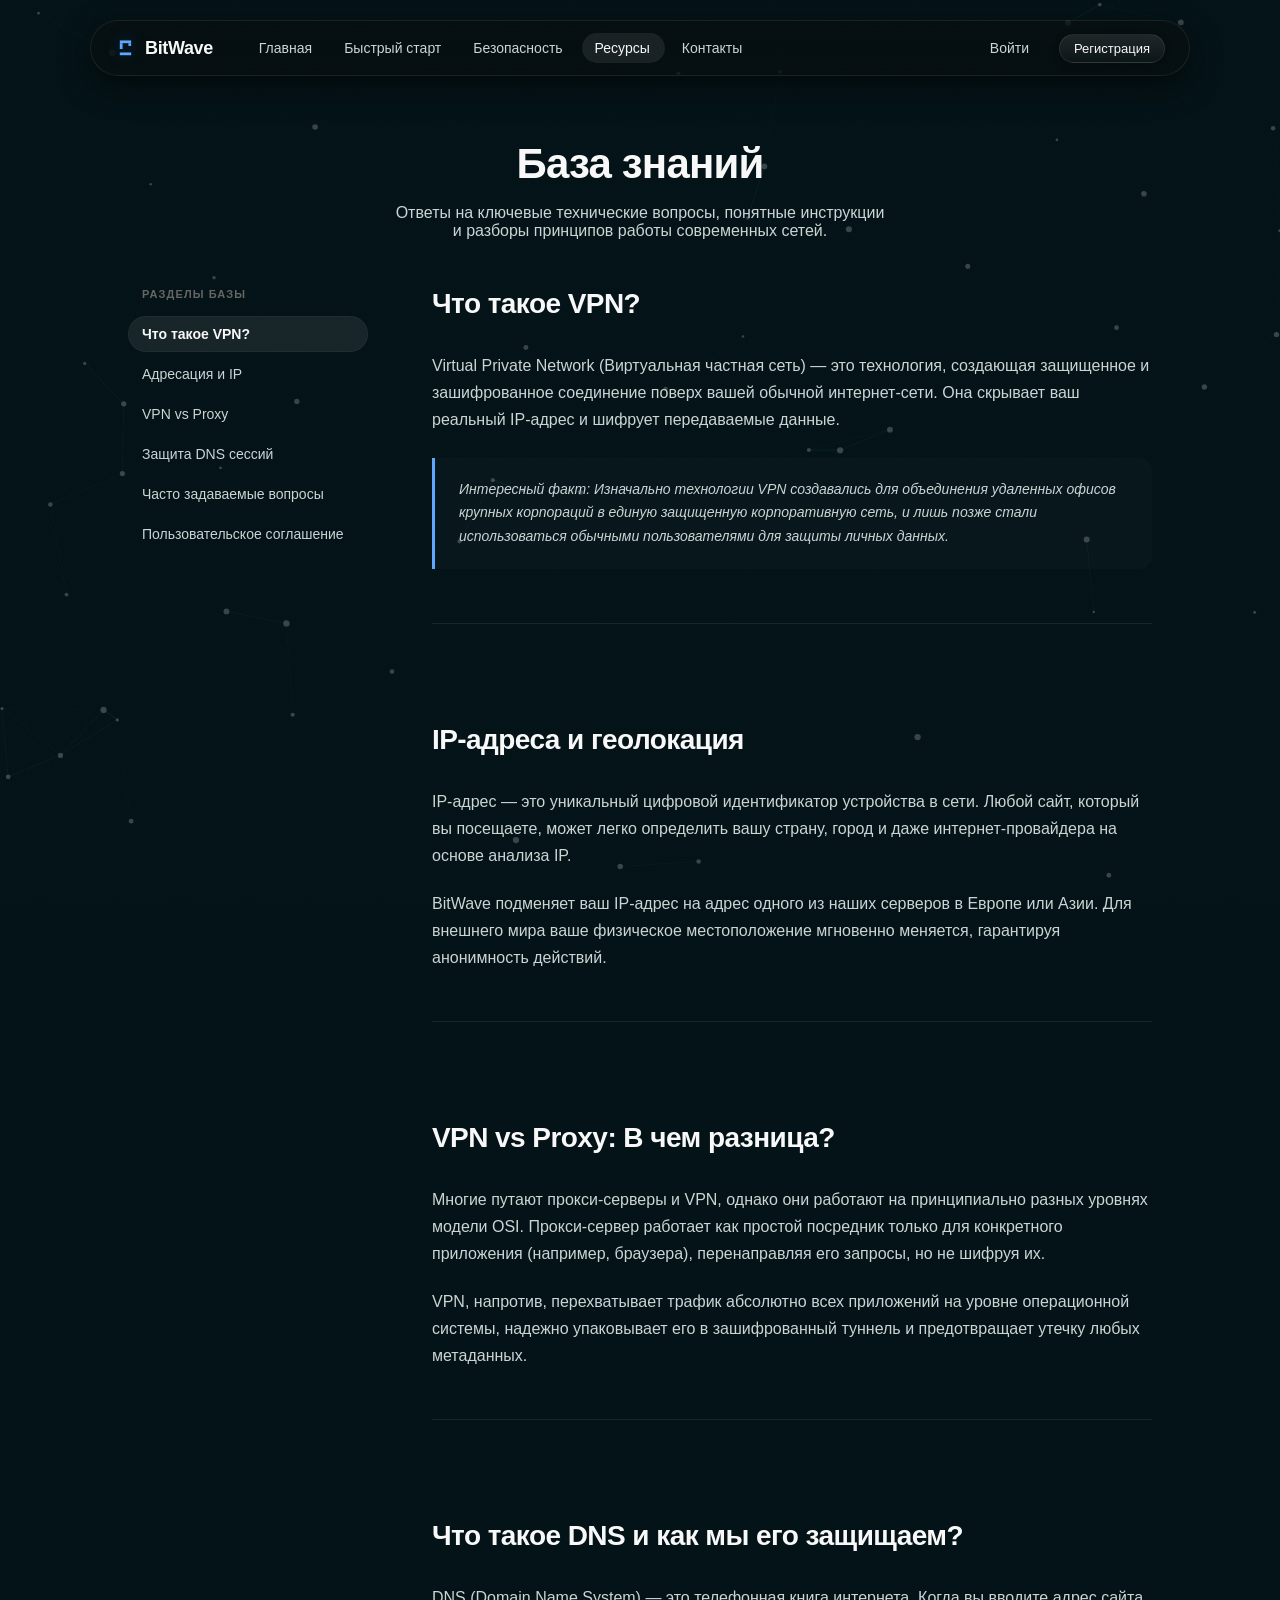
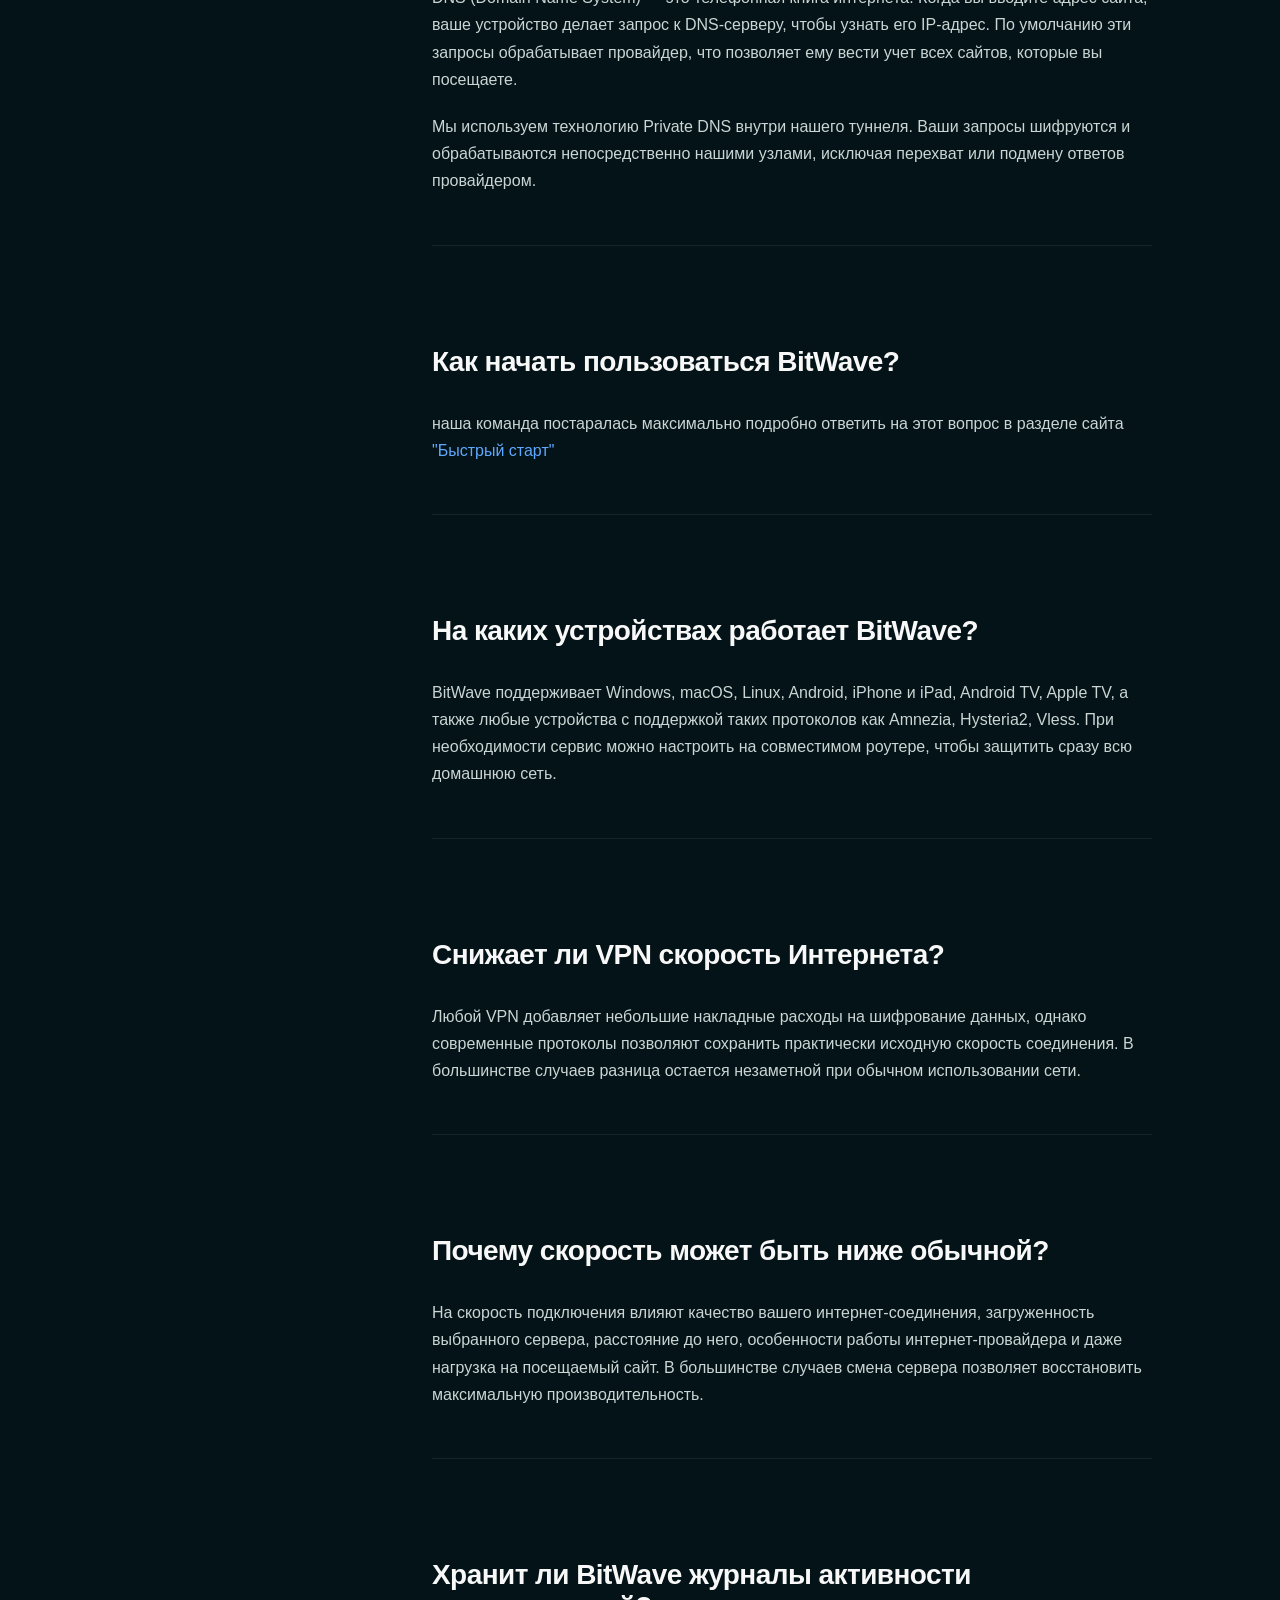
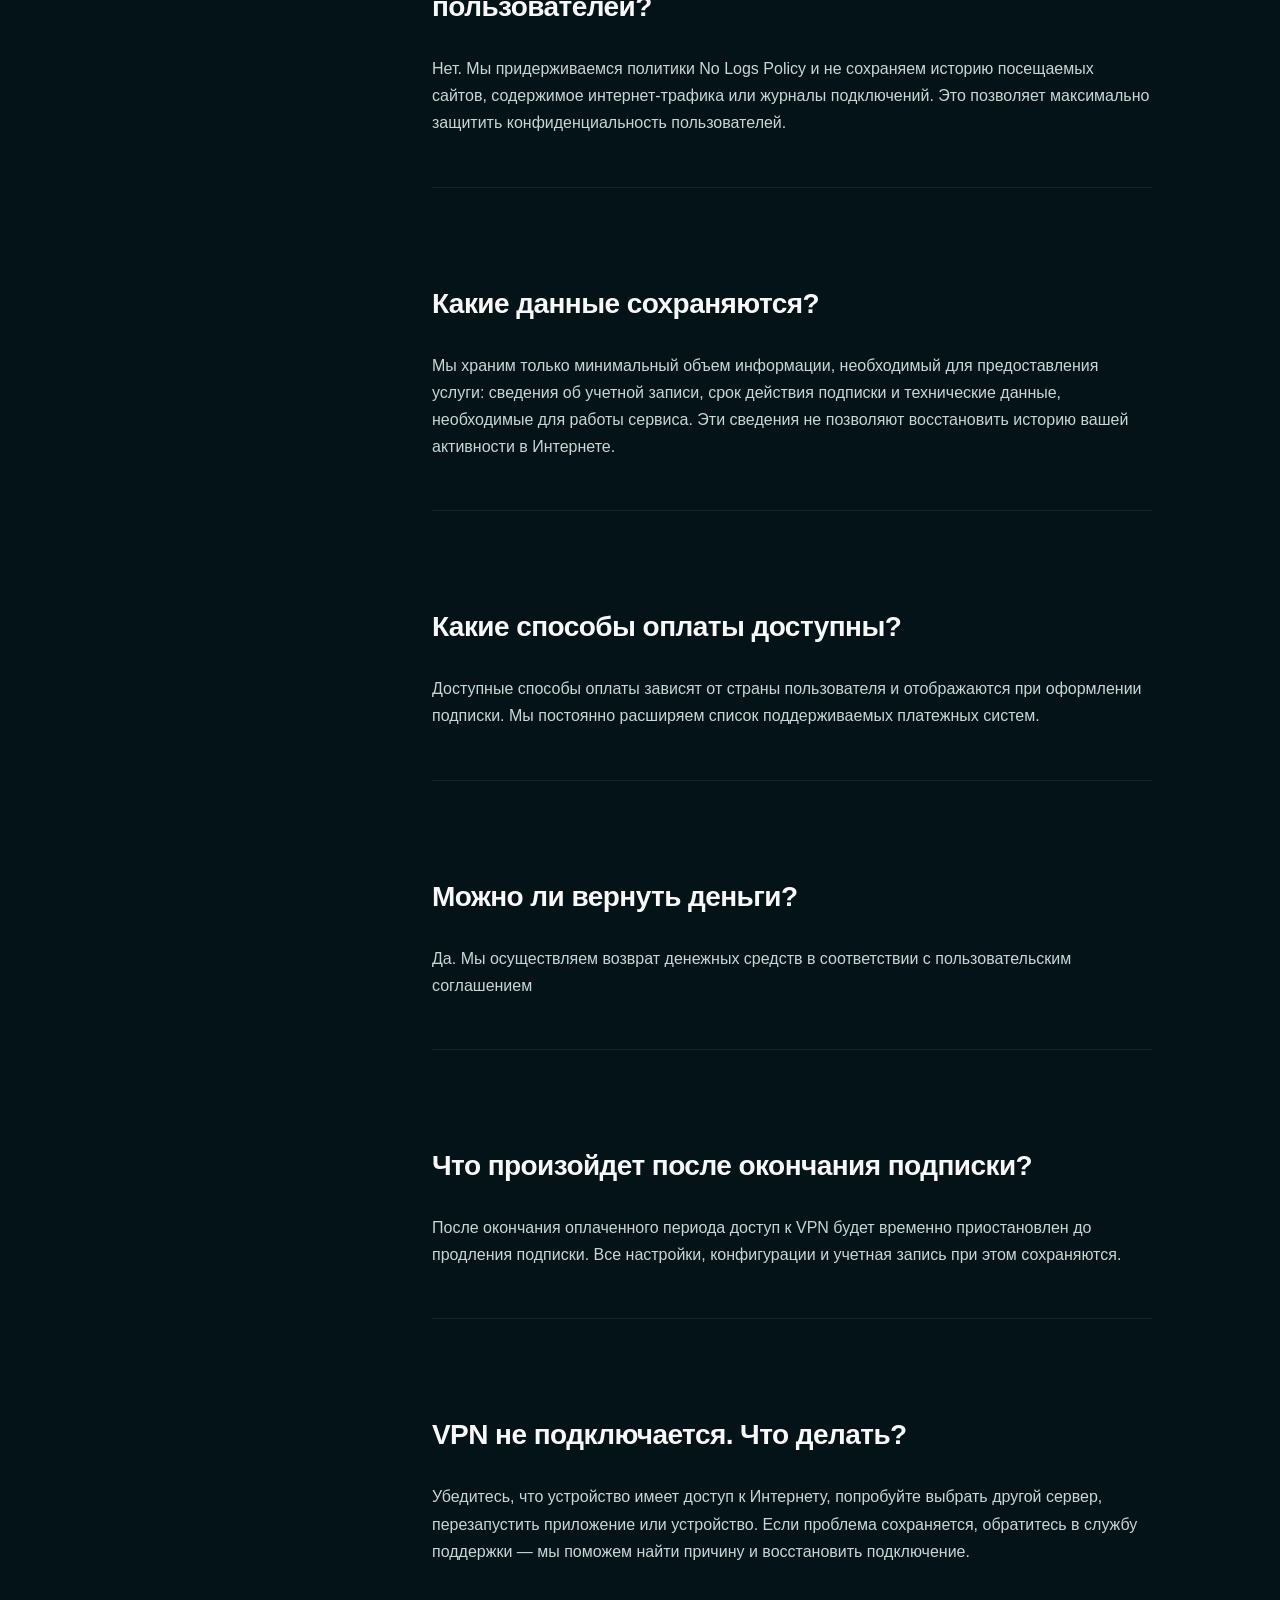
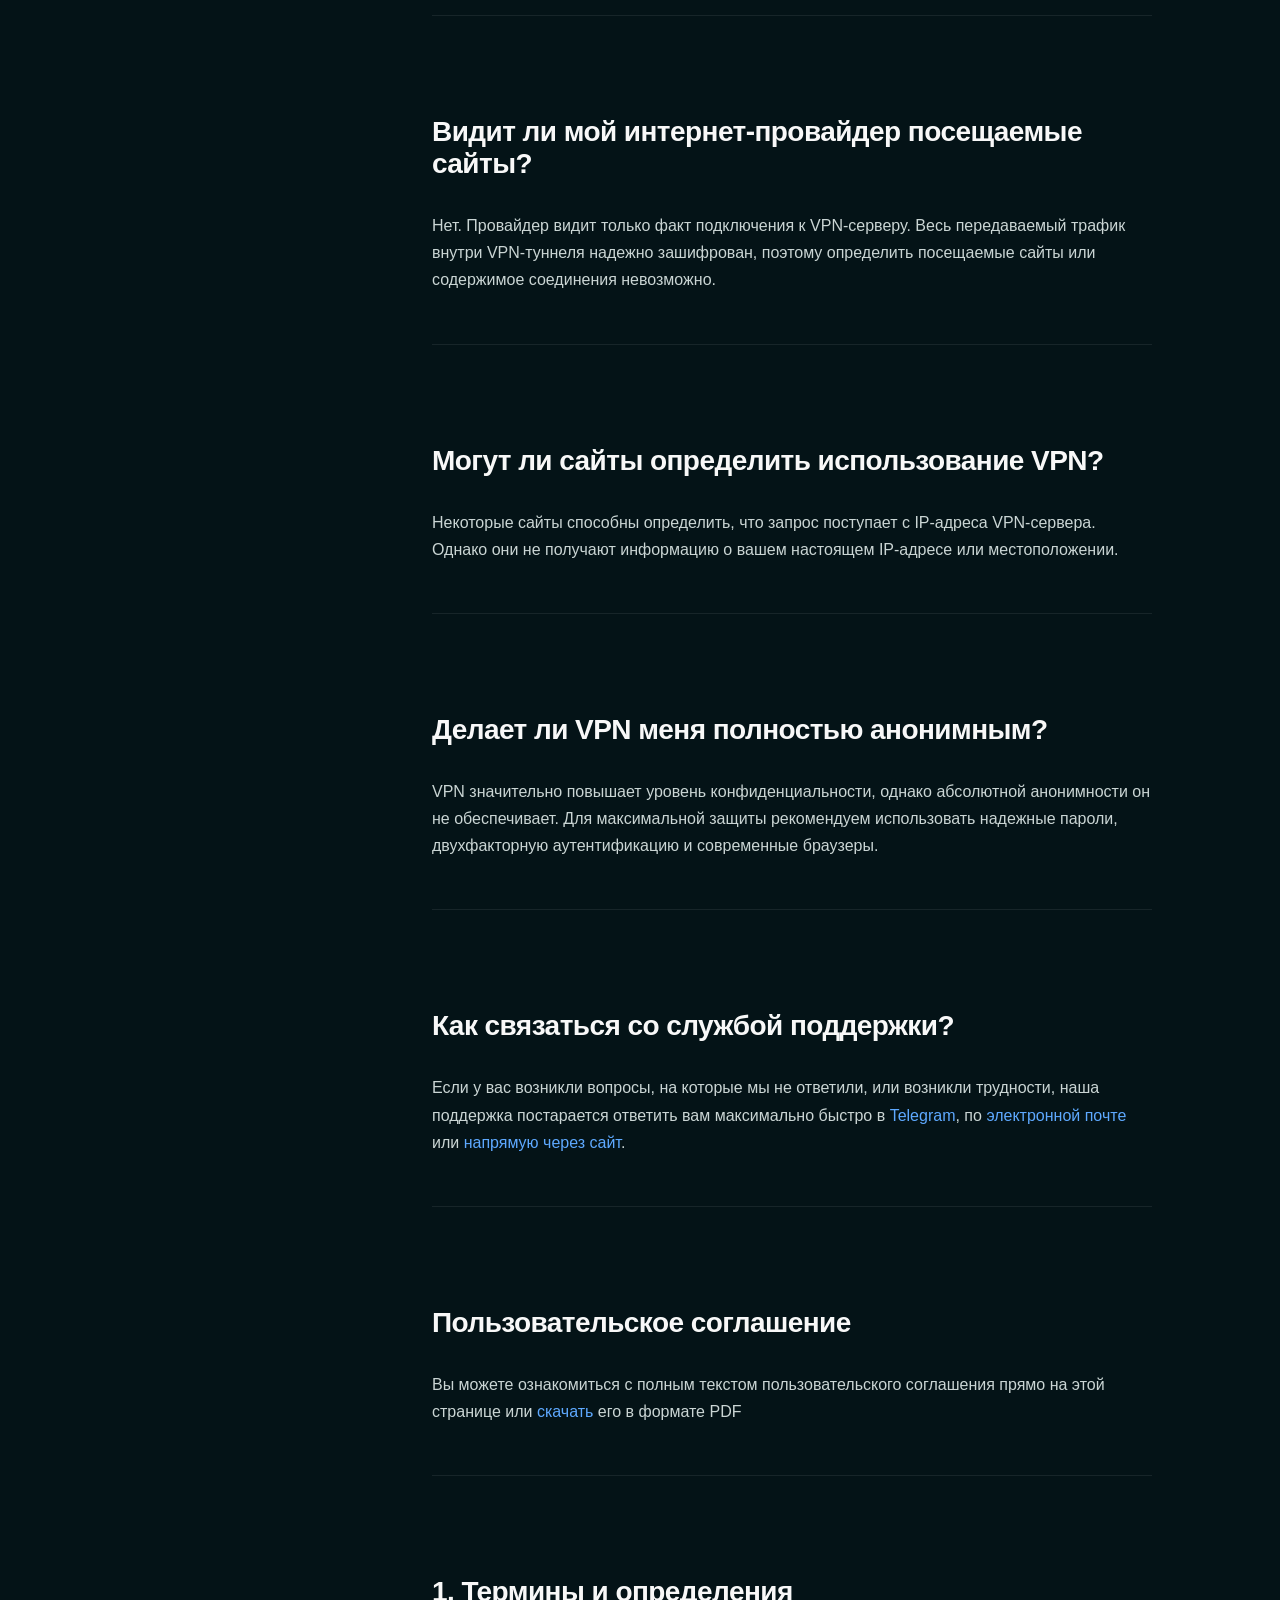
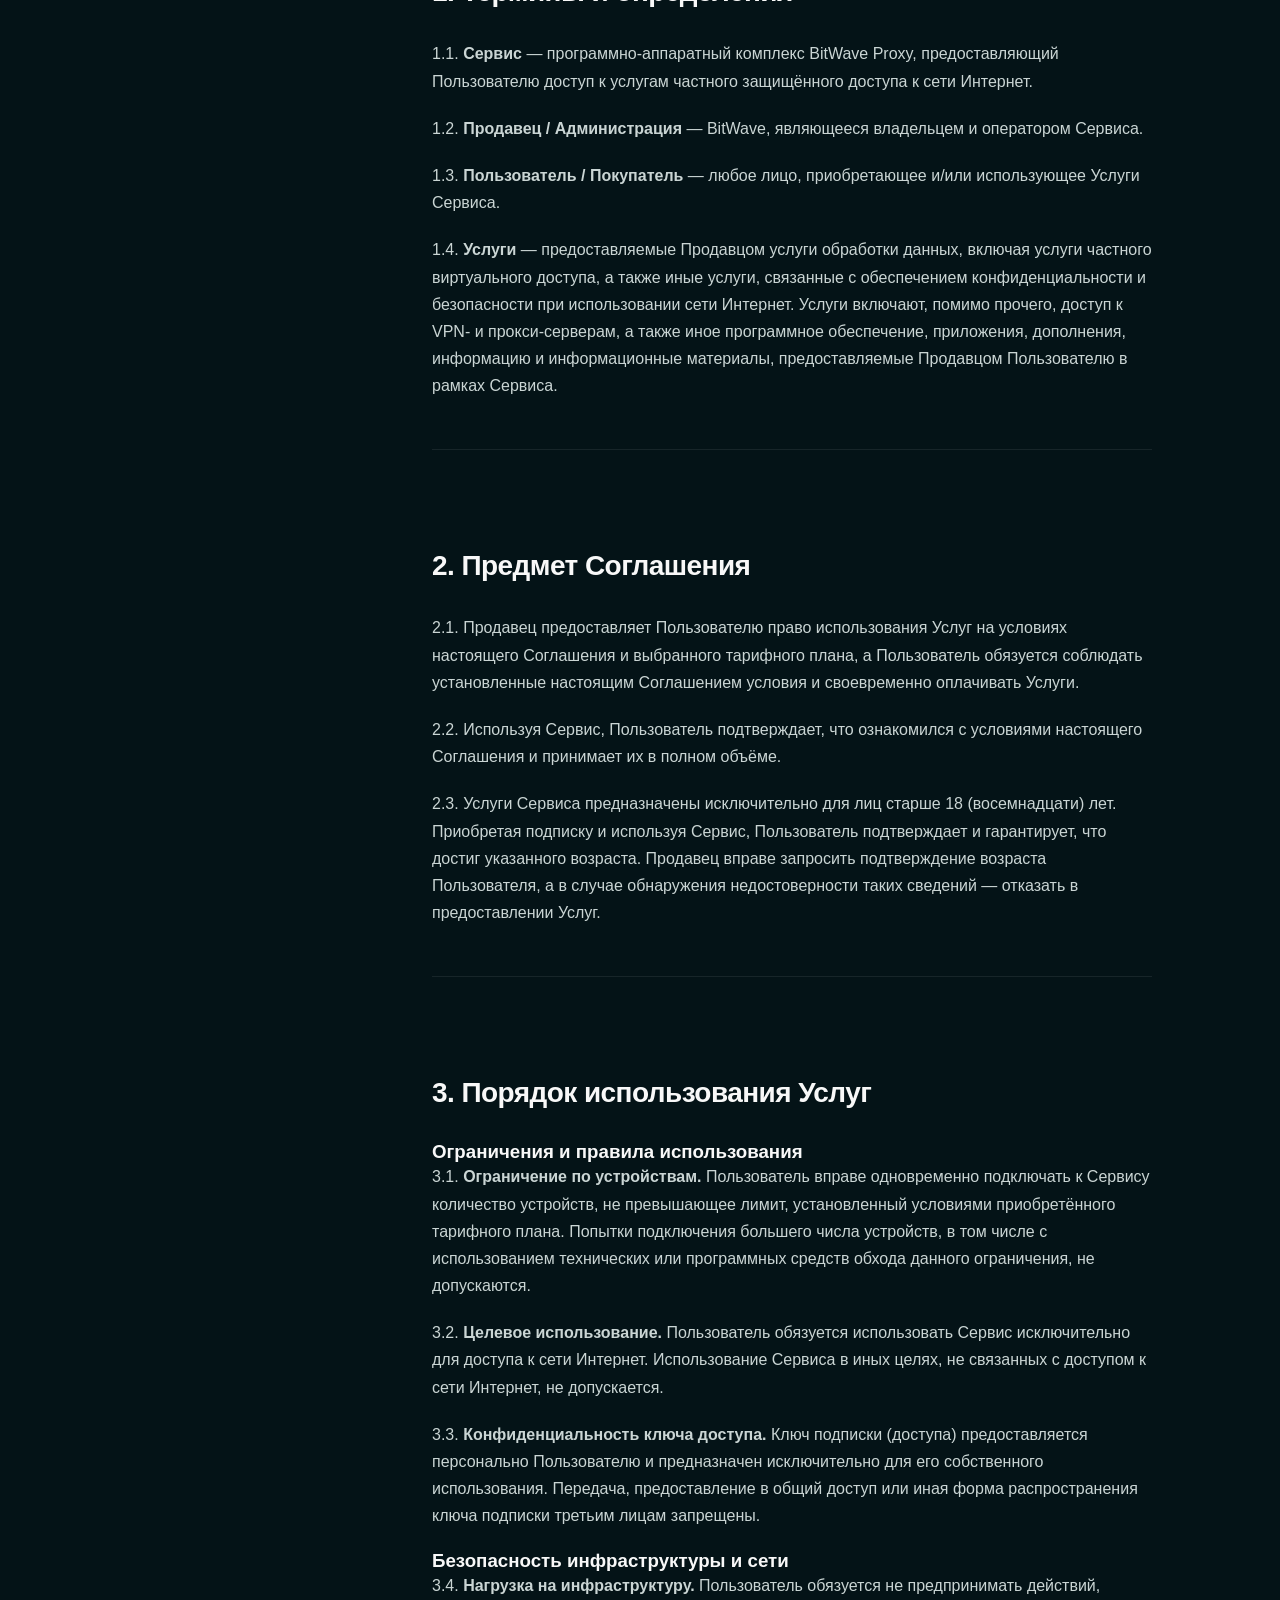
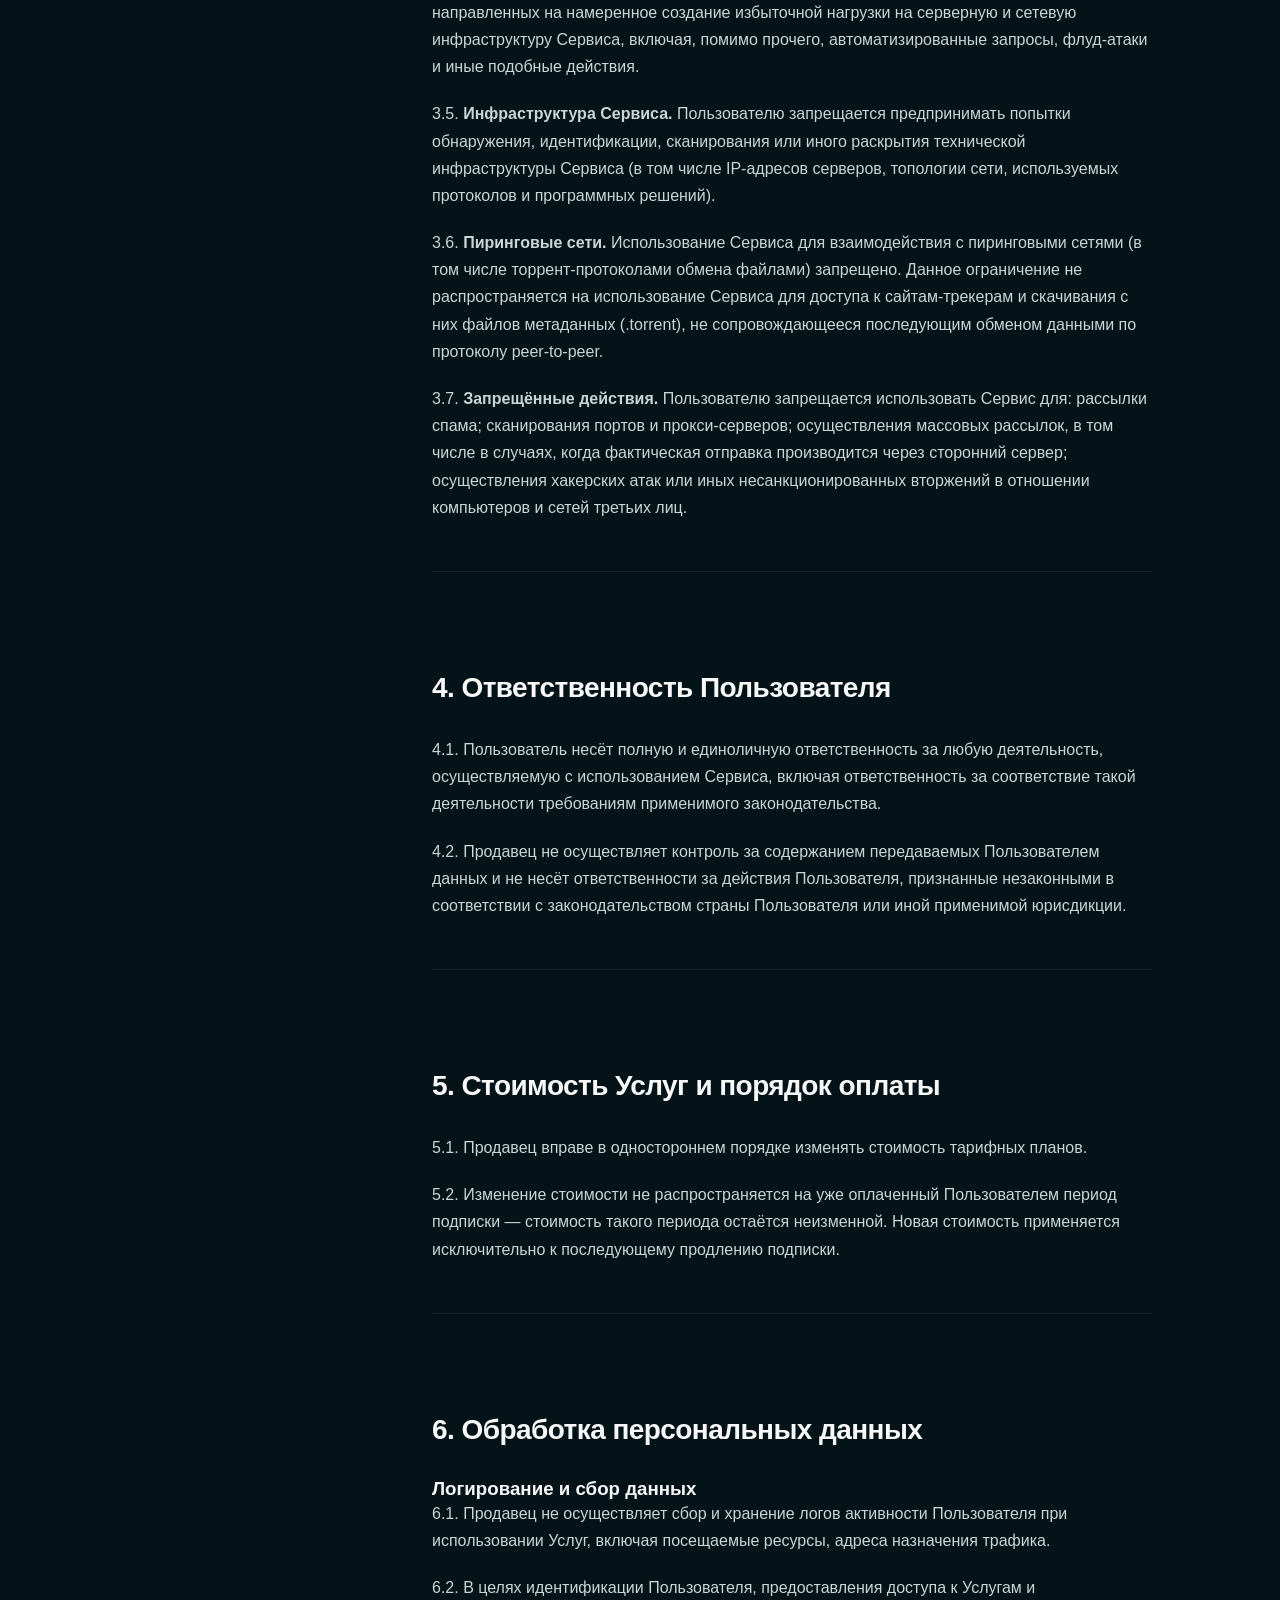
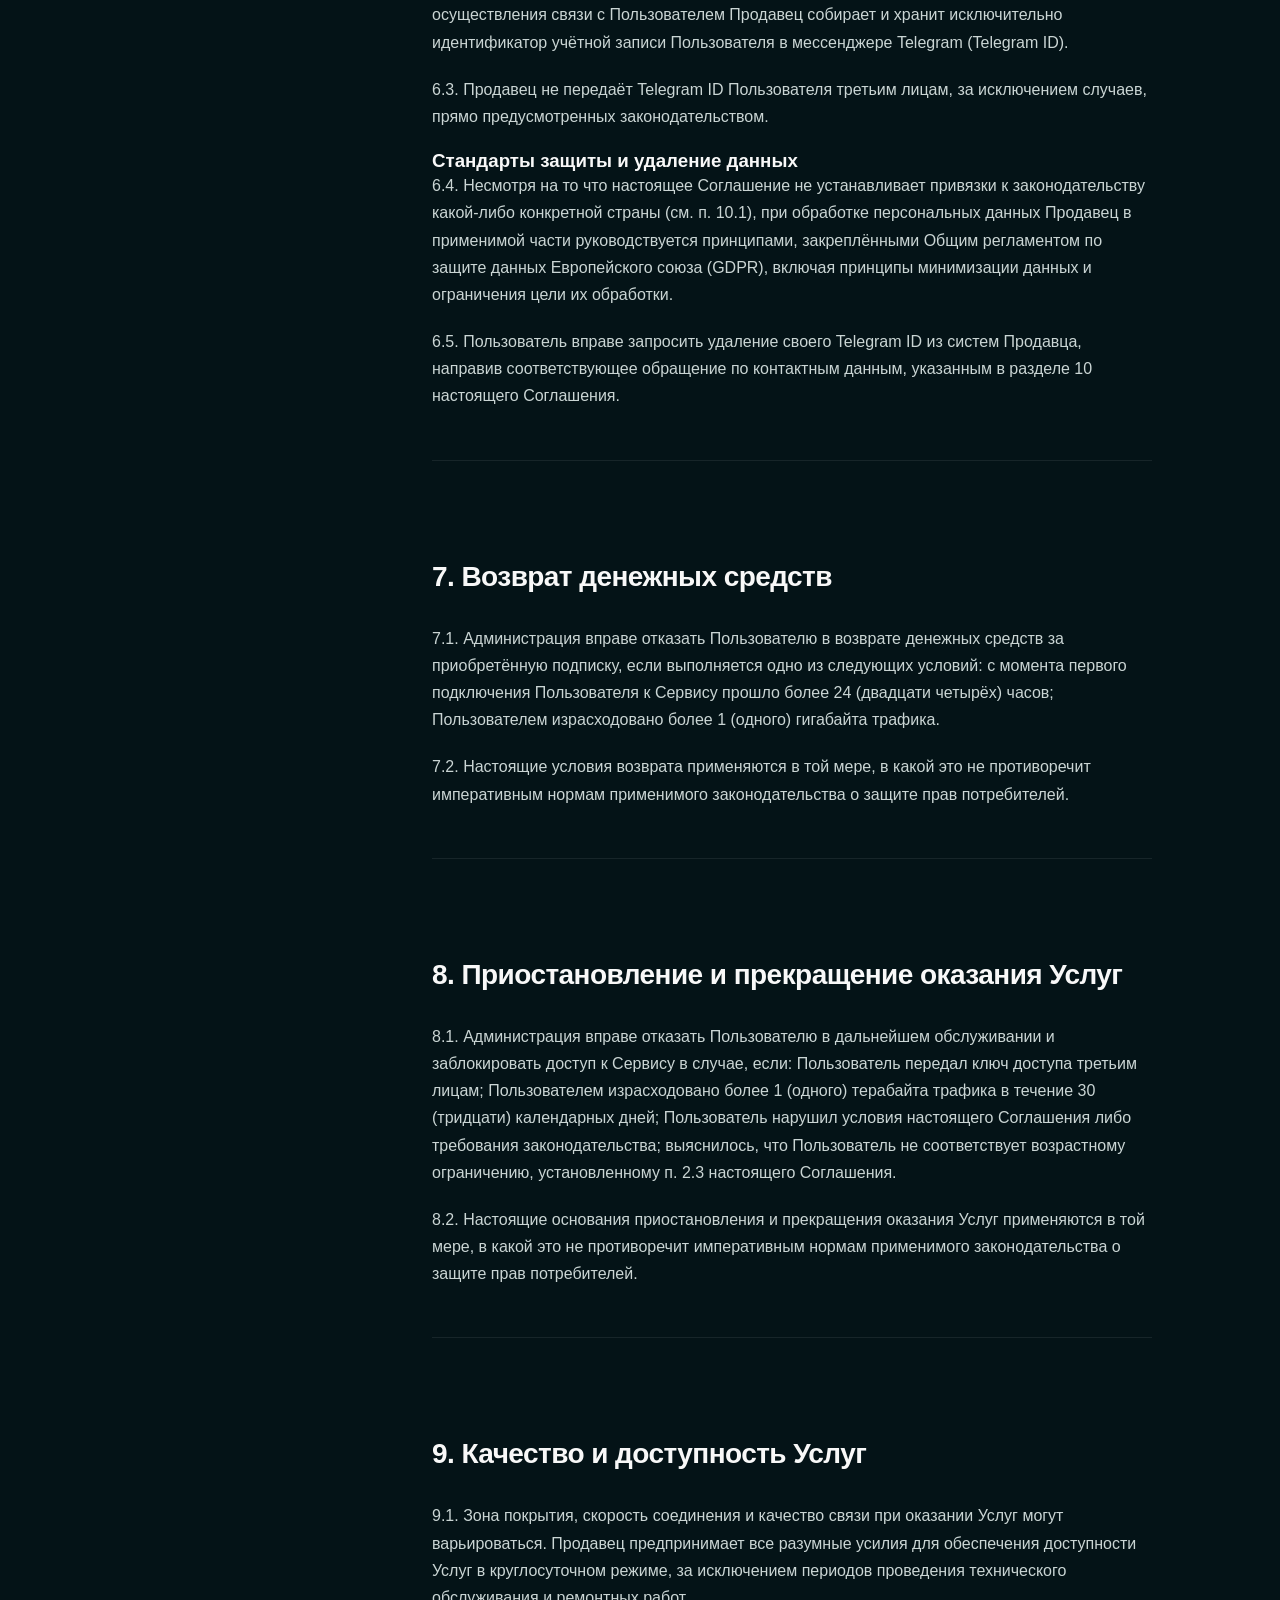
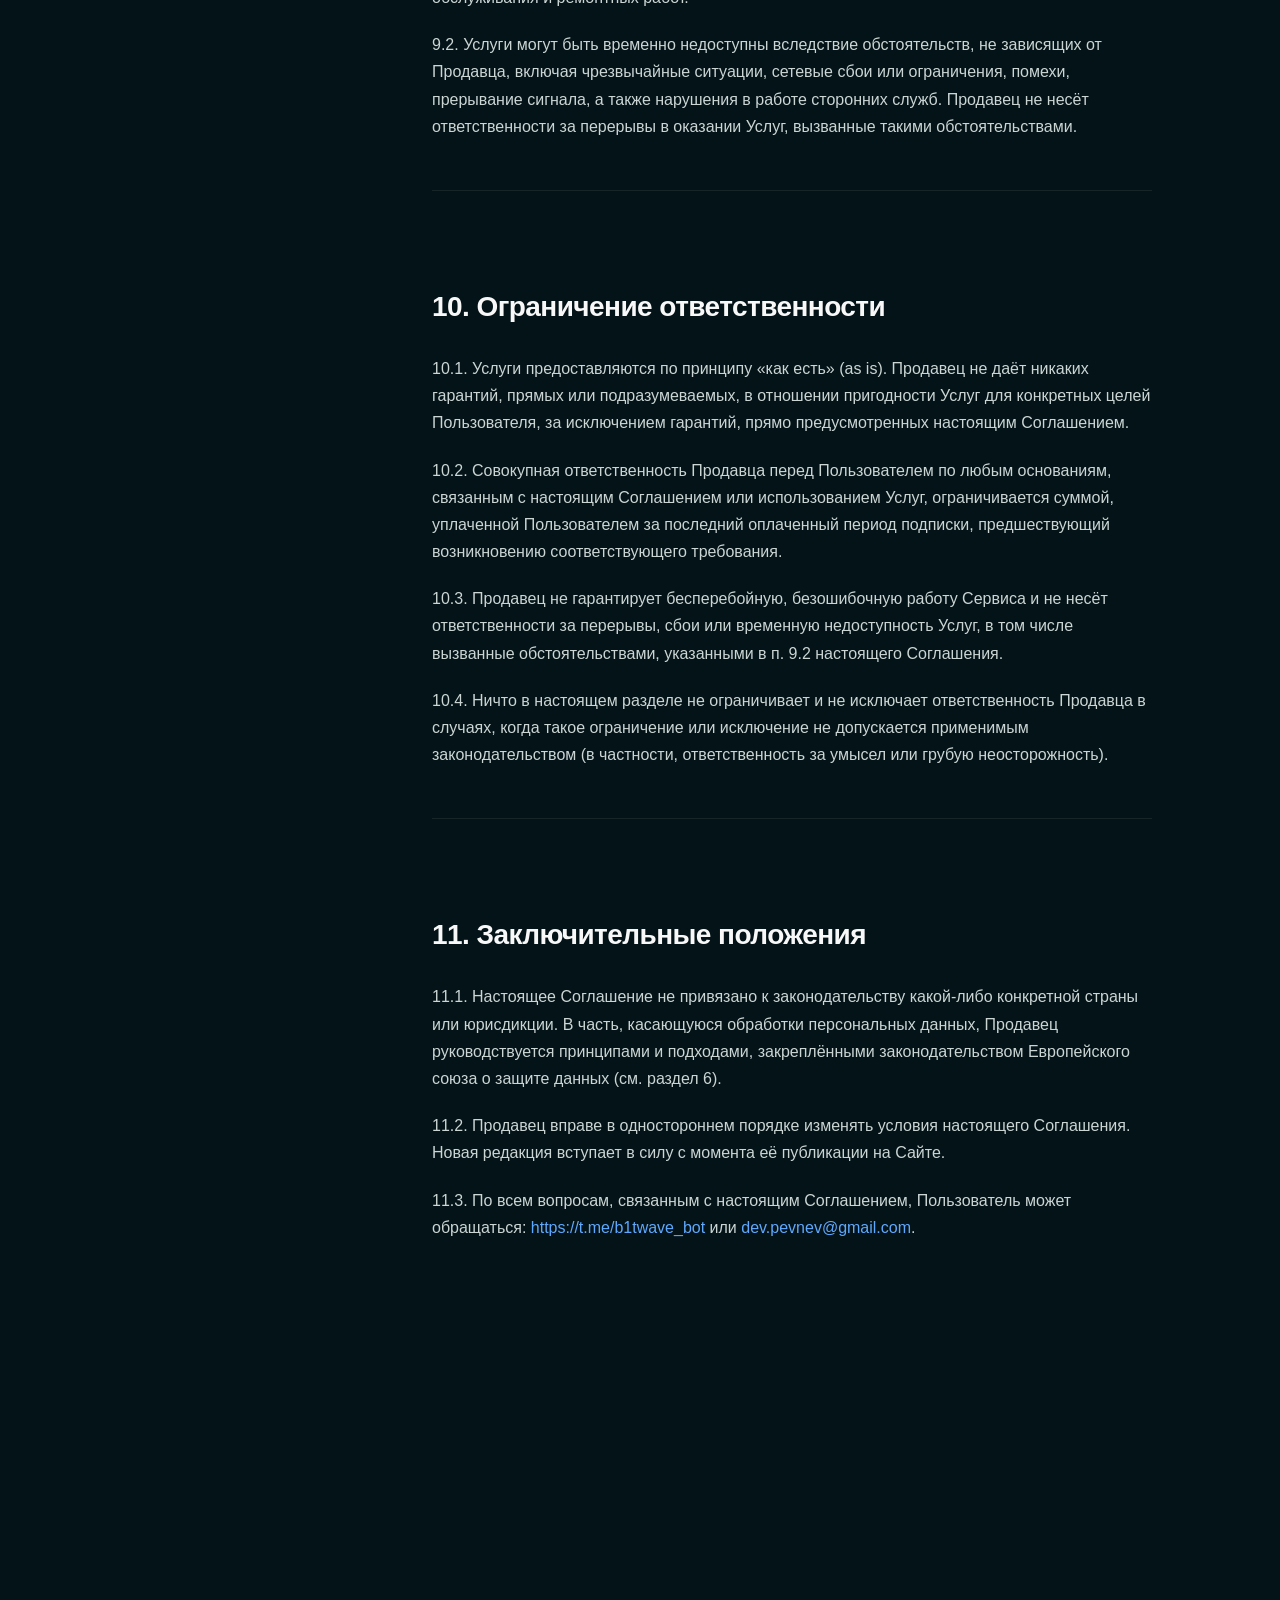
<file: html/resources.html>
<!DOCTYPE html>
<html lang="ru" class="preload">

<head>
    <meta charset="UTF-8">
    <meta name="viewport" content="width=device-width, initial-scale=1.0">
    <title>База знаний — BitWave</title>
    <link rel="stylesheet" href="../css/variables.css">
    <link rel="stylesheet" href="../css/layout.css">
    <link rel="stylesheet" href="../css/navbar.css">
    <link rel="stylesheet" href="../css/buttons.css">
    <link rel="stylesheet" href="../css/particles.css">
    <link rel="stylesheet" href="../css/pages.css">
    <link rel="stylesheet" href="../css/resources.css">
</head>

<body>
    <div class="canvas-container">
        <canvas id="particles-canvas"></canvas>
    </div>
    <div id="navbar"></div>
    <main class="page-container">
        <section class="fade-in-down">
            <h1 class="section-title">База знаний</h1>
            <p class="section-subtitle">Ответы на ключевые технические вопросы, понятные инструкции и разборы принципов
                работы современных сетей.</p>
        </section>
        <div class="resources-layout">
            <aside class="resources-sidebar fade-in-left delay-150">
                <span class="sidebar-title">Разделы Базы</span>
                <div class="sidebar-nav-wrapper">
                    <div class="sidebar-indicator" id="sidebar-indicator"></div>
                    <div class="sidebar-item">
                        <a href="#sec-vpn" class="sidebar-link">Что такое VPN?</a>
                    </div>
                    <div class="sidebar-item">
                        <a href="#sec-ip" class="sidebar-link">Адресация и IP</a>
                    </div>
                    <div class="sidebar-item">
                        <a href="#sec-proxy" class="sidebar-link">VPN vs Proxy</a>
                    </div>
                    <div class="sidebar-item">
                        <a href="#sec-dns" class="sidebar-link">Защита DNS сессий</a>
                    </div>
                    <div class="sidebar-item">
                        <a href="#faq-start" class="sidebar-link">Часто задаваемые вопросы</a>
                        <div class="sidebar-submenu">
                            <a href="#faq-start" class="sidebar-sublink">Как начать пользоваться?</a>
                            <a href="#faq-devices" class="sidebar-sublink">Поддерживаемые устройства</a>
                            <a href="#faq-speed" class="sidebar-sublink">Влияет ли VPN на скорость?</a>
                            <a href="#faq-slow" class="sidebar-sublink">Низкая скорость</a>
                            <a href="#faq-logs" class="sidebar-sublink">Политика отсутствия логов</a>
                            <a href="#faq-data" class="sidebar-sublink">Какие данные хранятся?</a>
                            <a href="#faq-payment" class="sidebar-sublink">Способы оплаты</a>
                            <a href="#faq-refund" class="sidebar-sublink">Возврат средств</a>
                            <a href="#faq-expire" class="sidebar-sublink">Окончание подписки</a>
                            <a href="#faq-connect" class="sidebar-sublink">VPN не подключается</a>
                            <a href="#faq-provider" class="sidebar-sublink">Что видит провайдер?</a>
                            <a href="#faq-detect" class="sidebar-sublink">Могут ли сайты определить VPN?</a>
                            <a href="#faq-anonymous" class="sidebar-sublink">Полная ли это анонимность?</a>
                            <a href="#faq-support" class="sidebar-sublink">Служба поддержки</a>
                        </div>
                    </div>
                    <div class="sidebar-item">
                        <a href="#sec-agreement" class="sidebar-link">Пользовательское соглашение</a>
                        <div class="sidebar-submenu">
                            <a href="#sec-definitions" class="sidebar-sublink">1. Термины и определения</a>
                            <a href="#sec-subject" class="sidebar-sublink">2. Предмет Соглашения</a>
                            <a href="#sec-usage" class="sidebar-sublink">3. Порядок использования Услуг</a>
                            <a href="#sec-responsibility" class="sidebar-sublink">4. Ответственность</a>
                            <a href="#sec-billing" class="sidebar-sublink">5. Стоимость и оплата</a>
                            <a href="#sec-privacy" class="sidebar-sublink">6. Персональные данные</a>
                            <a href="#sec-refunds" class="sidebar-sublink">7. Возврат средств</a>
                            <a href="#sec-suspension" class="sidebar-sublink">8. Приостановление услуг</a>
                            <a href="#sec-quality" class="sidebar-sublink">9. Качество и доступность</a>
                            <a href="#sec-disclaimer" class="sidebar-sublink">10. Ограничение ответственности</a>
                            <a href="#sec-final" class="sidebar-sublink">11. Заключительные положения</a>
                        </div>
                    </div>
                </div>
            </aside>
            <div class="resources-content fade-in-down delay-150">
                <section id="sec-vpn" class="article-section">
                    <h2>Что такое VPN?</h2>
                    <p>Virtual Private Network (Виртуальная частная сеть) — это технология, создающая защищенное и
                        зашифрованное соединение поверх вашей обычной интернет-сети. Она скрывает ваш реальный IP-адрес
                        и шифрует передаваемые данные.</p>
                    <div class="article-card-info">
                        <p>Интересный факт: Изначально технологии VPN создавались для объединения удаленных офисов
                            крупных корпораций в единую защищенную корпоративную сеть, и лишь позже стали использоваться
                            обычными пользователями для защиты личных данных.</p>
                    </div>
                </section>
                <section id="sec-ip" class="article-section">
                    <h2>IP-адреса и геолокация</h2>
                    <p>IP-адрес — это уникальный цифровой идентификатор устройства в сети. Любой сайт, который вы
                        посещаете, может легко определить вашу страну, город и даже интернет-провайдера на основе
                        анализа IP.</p>
                    <p>BitWave подменяет ваш IP-адрес на адрес одного из наших серверов в Европе или Азии. Для внешнего
                        мира ваше физическое местоположение мгновенно меняется, гарантируя анонимность действий.</p>
                </section>
                <section id="sec-proxy" class="article-section">
                    <h2>VPN vs Proxy: В чем разница?</h2>
                    <p>Многие путают прокси-серверы и VPN, однако они работают на принципиально разных уровнях модели
                        OSI. Прокси-сервер работает как простой посредник только для конкретного приложения (например,
                        браузера), перенаправляя его запросы, но не шифруя их.</p>
                    <p>VPN, напротив, перехватывает трафик абсолютно всех приложений на уровне операционной системы,
                        надежно упаковывает его в зашифрованный туннель и предотвращает утечку любых метаданных.</p>
                </section>
                <section id="sec-dns" class="article-section">
                    <h2>Что такое DNS и как мы его защищаем?</h2>
                    <p>DNS (Domain Name System) — это телефонная книга интернета. Когда вы вводите адрес сайта, ваше
                        устройство делает запрос к DNS-серверу, чтобы узнать его IP-адрес. По умолчанию эти запросы
                        обрабатывает провайдер, что позволяет ему вести учет всех сайтов, которые вы посещаете.</p>
                    <p>Мы используем технологию Private DNS внутри нашего туннеля. Ваши запросы шифруются и
                        обрабатываются непосредственно нашими узлами, исключая перехват или подмену ответов провайдером.
                    </p>
                </section>
                <section id="faq-start" class="article-section">
                    <h2>Как начать пользоваться BitWave?</h2>
                    <p>наша команда постаралась максимально подробно ответить на этот вопрос в разделе сайта <a
                            href="quick-start.html" class="link">"Быстрый
                            старт"</a></p>
                </section>
                <section id="faq-devices" class="article-section">
                    <h2>На каких устройствах работает BitWave?</h2>
                    <p>BitWave поддерживает Windows, macOS, Linux, Android, iPhone и iPad, Android TV, Apple TV, а также
                        любые устройства с поддержкой таких протоколов как Amnezia, Hysteria2, Vless. При необходимости
                        сервис можно настроить на
                        совместимом роутере, чтобы защитить сразу всю домашнюю сеть.</p>
                </section>
                <section id="faq-speed" class="article-section">
                    <h2>Снижает ли VPN скорость Интернета?</h2>
                    <p>Любой VPN добавляет небольшие накладные расходы на шифрование данных, однако современные
                        протоколы позволяют сохранить практически исходную скорость соединения. В большинстве случаев
                        разница остается незаметной при обычном использовании сети.</p>
                </section>
                <section id="faq-slow" class="article-section">
                    <h2>Почему скорость может быть ниже обычной?</h2>
                    <p>На скорость подключения влияют качество вашего интернет-соединения, загруженность выбранного
                        сервера, расстояние до него, особенности работы интернет-провайдера и даже нагрузка на
                        посещаемый сайт. В большинстве случаев смена сервера позволяет восстановить максимальную
                        производительность.</p>
                </section>
                <section id="faq-logs" class="article-section">
                    <h2>Хранит ли BitWave журналы активности пользователей?</h2>
                    <p>Нет. Мы придерживаемся политики No Logs Policy и не сохраняем историю посещаемых сайтов,
                        содержимое интернет-трафика или журналы подключений. Это позволяет максимально защитить
                        конфиденциальность пользователей.</p>
                </section>
                <section id="faq-data" class="article-section">
                    <h2>Какие данные сохраняются?</h2>
                    <p>Мы храним только минимальный объем информации, необходимый для предоставления услуги: сведения об
                        учетной записи, срок действия подписки и технические данные, необходимые для работы сервиса. Эти
                        сведения не позволяют восстановить историю вашей активности в Интернете.</p>
                </section>
                <section id="faq-payment" class="article-section">
                    <h2>Какие способы оплаты доступны?</h2>
                    <p>Доступные способы оплаты зависят от страны пользователя и отображаются при оформлении подписки.
                        Мы постоянно расширяем список поддерживаемых платежных систем.</p>
                </section>
                <section id="faq-refund" class="article-section">
                    <h2>Можно ли вернуть деньги?</h2>
                    <p>Да. Мы осуществляем возврат денежных средств в соответствии с пользовательским
                        соглашением</p>
                </section>
                <section id="faq-expire" class="article-section">
                    <h2>Что произойдет после окончания подписки?</h2>
                    <p>После окончания оплаченного периода доступ к VPN будет временно приостановлен до продления
                        подписки. Все настройки, конфигурации и учетная запись при этом сохраняются.</p>
                </section>
                <section id="faq-connect" class="article-section">
                    <h2>VPN не подключается. Что делать?</h2>
                    <p>Убедитесь, что устройство имеет доступ к Интернету, попробуйте выбрать другой сервер,
                        перезапустить приложение или устройство. Если проблема сохраняется, обратитесь в службу
                        поддержки — мы поможем найти причину и восстановить подключение.</p>
                </section>
                <section id="faq-provider" class="article-section">
                    <h2>Видит ли мой интернет-провайдер посещаемые сайты?</h2>
                    <p>Нет. Провайдер видит только факт подключения к VPN-серверу. Весь передаваемый трафик внутри
                        VPN-туннеля надежно зашифрован, поэтому определить посещаемые сайты или содержимое соединения
                        невозможно.</p>
                </section>
                <section id="faq-detect" class="article-section">
                    <h2>Могут ли сайты определить использование VPN?</h2>
                    <p>Некоторые сайты способны определить, что запрос поступает с IP-адреса VPN-сервера. Однако они не
                        получают информацию о вашем настоящем IP-адресе или местоположении.</p>
                </section>
                <section id="faq-anonymous" class="article-section">
                    <h2>Делает ли VPN меня полностью анонимным?</h2>
                    <p>VPN значительно повышает уровень конфиденциальности, однако абсолютной анонимности он не
                        обеспечивает. Для максимальной защиты рекомендуем использовать надежные пароли, двухфакторную
                        аутентификацию и современные браузеры.</p>
                </section>
                <section id="faq-support" class="article-section">
                    <h2>Как связаться со службой поддержки?</h2>
                    <p>Если у вас возникли вопросы, на которые мы не ответили, или возникли трудности, наша поддержка
                        постарается ответить вам максимально быстро в <a href="https://t.me/b1twave_bot"
                            class="link">Telegram</a>, по <a href="mailto:dev.pevnev@gmail.com" class="link">электронной
                            почте</a> или <a href="contacts.html" class="link">напрямую через
                            сайт</a>.
                    </p>
                </section>
                <section id="sec-agreement" class="article-section">
                    <h2>Пользовательское соглашение</h2>
                    <p>Вы можете ознакомиться с полным текстом пользовательского соглашения прямо на этой странице или
                        <a href="../media/user_agreement.pdf" class="link" download>скачать</a> его в формате PDF
                    </p>
                </section>
                <section id="sec-definitions" class="article-section">
                    <h2>1. Термины и определения</h2>
                    <p>1.1. <strong>Сервис</strong> — программно-аппаратный комплекс BitWave Proxy, предоставляющий
                        Пользователю доступ к услугам частного защищённого доступа к сети Интернет.</p>
                    <p>1.2. <strong>Продавец / Администрация</strong> — BitWave, являющееся владельцем и оператором
                        Сервиса.</p>
                    <p>1.3. <strong>Пользователь / Покупатель</strong> — любое лицо, приобретающее и/или использующее
                        Услуги Сервиса.</p>
                    <p>1.4. <strong>Услуги</strong> — предоставляемые Продавцом услуги обработки данных, включая услуги
                        частного виртуального доступа, а также иные услуги, связанные с обеспечением конфиденциальности
                        и безопасности при использовании сети Интернет. Услуги включают, помимо прочего, доступ к VPN- и
                        прокси-серверам, а также иное программное обеспечение, приложения, дополнения, информацию и
                        информационные материалы, предоставляемые Продавцом Пользователю в рамках Сервиса.</p>
                </section>
                <section id="sec-subject" class="article-section">
                    <h2>2. Предмет Соглашения</h2>
                    <p>2.1. Продавец предоставляет Пользователю право использования Услуг на условиях настоящего
                        Соглашения и выбранного тарифного плана, а Пользователь обязуется соблюдать установленные
                        настоящим Соглашением условия и своевременно оплачивать Услуги.</p>
                    <p>2.2. Используя Сервис, Пользователь подтверждает, что ознакомился с условиями настоящего
                        Соглашения и принимает их в полном объёме.</p>
                    <p>2.3. Услуги Сервиса предназначены исключительно для лиц старше 18 (восемнадцати) лет. Приобретая
                        подписку и используя Сервис, Пользователь подтверждает и гарантирует, что достиг указанного
                        возраста. Продавец вправе запросить подтверждение возраста Пользователя, а в случае обнаружения
                        недостоверности таких сведений — отказать в предоставлении Услуг.</p>
                </section>
                <section id="sec-usage" class="article-section">
                    <h2>3. Порядок использования Услуг</h2>
                    <h3 id="sec-usage-limits">Ограничения и правила использования</h3>
                    <p>3.1. <strong>Ограничение по устройствам.</strong> Пользователь вправе одновременно подключать к
                        Сервису количество устройств, не превышающее лимит, установленный условиями приобретённого
                        тарифного плана. Попытки подключения большего числа устройств, в том числе с использованием
                        технических или программных средств обхода данного ограничения, не допускаются.</p>
                    <p>3.2. <strong>Целевое использование.</strong> Пользователь обязуется использовать Сервис
                        исключительно для доступа к сети Интернет. Использование Сервиса в иных целях, не связанных с
                        доступом к сети Интернет, не допускается.</p>
                    <p>3.3. <strong>Конфиденциальность ключа доступа.</strong> Ключ подписки (доступа) предоставляется
                        персонально Пользователю и предназначен исключительно для его собственного использования.
                        Передача, предоставление в общий доступ или иная форма распространения ключа подписки третьим
                        лицам запрещены.</p>
                    <h3 id="sec-usage-infrastructure">Безопасность инфраструктуры и сети</h3>
                    <p>3.4. <strong>Нагрузка на инфраструктуру.</strong> Пользователь обязуется не предпринимать
                        действий, направленных на намеренное создание избыточной нагрузки на серверную и сетевую
                        инфраструктуру Сервиса, включая, помимо прочего, автоматизированные запросы, флуд-атаки и иные
                        подобные действия.</p>
                    <p>3.5. <strong>Инфраструктура Сервиса.</strong> Пользователю запрещается предпринимать попытки
                        обнаружения, идентификации, сканирования или иного раскрытия технической инфраструктуры Сервиса
                        (в том числе IP-адресов серверов, топологии сети, используемых протоколов и программных
                        решений).</p>
                    <p>3.6. <strong>Пиринговые сети.</strong> Использование Сервиса для взаимодействия с пиринговыми
                        сетями (в том числе торрент-протоколами обмена файлами) запрещено. Данное ограничение не
                        распространяется на использование Сервиса для доступа к сайтам-трекерам и скачивания с них
                        файлов метаданных (.torrent), не сопровождающееся последующим обменом данными по протоколу
                        peer-to-peer.</p>
                    <p>3.7. <strong>Запрещённые действия.</strong> Пользователю запрещается использовать Сервис для:
                        рассылки спама; сканирования портов и прокси-серверов; осуществления массовых рассылок, в том
                        числе в случаях, когда фактическая отправка производится через сторонний сервер; осуществления
                        хакерских атак или иных несанкционированных вторжений в отношении компьютеров и сетей третьих
                        лиц.</p>
                </section>
                <section id="sec-responsibility" class="article-section">
                    <h2>4. Ответственность Пользователя</h2>
                    <p>4.1. Пользователь несёт полную и единоличную ответственность за любую деятельность,
                        осуществляемую с использованием Сервиса, включая ответственность за соответствие такой
                        деятельности требованиям применимого законодательства.</p>
                    <p>4.2. Продавец не осуществляет контроль за содержанием передаваемых Пользователем данных и не
                        несёт ответственности за действия Пользователя, признанные незаконными в соответствии с
                        законодательством страны Пользователя или иной применимой юрисдикции.</p>
                </section>
                <section id="sec-billing" class="article-section">
                    <h2>5. Стоимость Услуг и порядок оплаты</h2>
                    <p>5.1. Продавец вправе в одностороннем порядке изменять стоимость тарифных планов.</p>
                    <p>5.2. Изменение стоимости не распространяется на уже оплаченный Пользователем период подписки —
                        стоимость такого периода остаётся неизменной. Новая стоимость применяется исключительно к
                        последующему продлению подписки.</p>
                </section>
                <section id="sec-privacy" class="article-section">
                    <h2>6. Обработка персональных данных</h2>
                    <h3 id="sec-privacy-logs">Логирование и сбор данных</h3>
                    <p>6.1. Продавец не осуществляет сбор и хранение логов активности Пользователя при использовании
                        Услуг, включая посещаемые ресурсы, адреса назначения трафика.</p>
                    <p>6.2. В целях идентификации Пользователя, предоставления доступа к Услугам и осуществления связи с
                        Пользователем Продавец собирает и хранит исключительно идентификатор учётной записи Пользователя
                        в мессенджере Telegram (Telegram ID).</p>
                    <p>6.3. Продавец не передаёт Telegram ID Пользователя третьим лицам, за исключением случаев, прямо
                        предусмотренных законодательством.</p>
                    <h3 id="sec-privacy-gdpr">Стандарты защиты и удаление данных</h3>
                    <p>6.4. Несмотря на то что настоящее Соглашение не устанавливает привязки к законодательству
                        какой-либо конкретной страны (см. п. 10.1), при обработке персональных данных Продавец в
                        применимой части руководствуется принципами, закреплёнными Общим регламентом по защите данных
                        Европейского союза (GDPR), включая принципы минимизации данных и ограничения цели их обработки.
                    </p>
                    <p>6.5. Пользователь вправе запросить удаление своего Telegram ID из систем Продавца, направив
                        соответствующее обращение по контактным данным, указанным в разделе 10 настоящего Соглашения.
                    </p>
                </section>
                <section id="sec-refunds" class="article-section">
                    <h2>7. Возврат денежных средств</h2>
                    <p>7.1. Администрация вправе отказать Пользователю в возврате денежных средств за приобретённую
                        подписку, если выполняется одно из следующих условий: с момента первого подключения Пользователя
                        к Сервису прошло более 24 (двадцати четырёх) часов; Пользователем израсходовано более 1 (одного)
                        гигабайта трафика.</p>
                    <p>7.2. Настоящие условия возврата применяются в той мере, в какой это не противоречит императивным
                        нормам применимого законодательства о защите прав потребителей.</p>
                </section>
                <section id="sec-suspension" class="article-section">
                    <h2>8. Приостановление и прекращение оказания Услуг</h2>
                    <p>8.1. Администрация вправе отказать Пользователю в дальнейшем обслуживании и заблокировать доступ
                        к Сервису в случае, если: Пользователь передал ключ доступа третьим лицам; Пользователем
                        израсходовано более 1 (одного) терабайта трафика в течение 30 (тридцати) календарных дней;
                        Пользователь нарушил условия настоящего Соглашения либо требования законодательства; выяснилось,
                        что Пользователь не соответствует возрастному ограничению, установленному п. 2.3 настоящего
                        Соглашения.</p>
                    <p>8.2. Настоящие основания приостановления и прекращения оказания Услуг применяются в той мере, в
                        какой это не противоречит императивным нормам применимого законодательства о защите прав
                        потребителей.</p>
                </section>
                <section id="sec-quality" class="article-section">
                    <h2>9. Качество и доступность Услуг</h2>
                    <p>9.1. Зона покрытия, скорость соединения и качество связи при оказании Услуг могут варьироваться.
                        Продавец предпринимает все разумные усилия для обеспечения доступности Услуг в круглосуточном
                        режиме, за исключением периодов проведения технического обслуживания и ремонтных работ.</p>
                    <p>9.2. Услуги могут быть временно недоступны вследствие обстоятельств, не зависящих от Продавца,
                        включая чрезвычайные ситуации, сетевые сбои или ограничения, помехи, прерывание сигнала, а также
                        нарушения в работе сторонних служб. Продавец не несёт ответственности за перерывы в оказании
                        Услуг, вызванные такими обстоятельствами.</p>
                </section>
                <section id="sec-disclaimer" class="article-section">
                    <h2>10. Ограничение ответственности</h2>
                    <p>10.1. Услуги предоставляются по принципу «как есть» (as is). Продавец не даёт никаких гарантий,
                        прямых или подразумеваемых, в отношении пригодности Услуг для конкретных целей Пользователя, за
                        исключением гарантий, прямо предусмотренных настоящим Соглашением.</p>
                    <p>10.2. Совокупная ответственность Продавца перед Пользователем по любым основаниям, связанным с
                        настоящим Соглашением или использованием Услуг, ограничивается суммой, уплаченной Пользователем
                        за последний оплаченный период подписки, предшествующий возникновению соответствующего
                        требования.</p>
                    <p>10.3. Продавец не гарантирует бесперебойную, безошибочную работу Сервиса и не несёт
                        ответственности за перерывы, сбои или временную недоступность Услуг, в том числе вызванные
                        обстоятельствами, указанными в п. 9.2 настоящего Соглашения.</p>
                    <p>10.4. Ничто в настоящем разделе не ограничивает и не исключает ответственность Продавца в
                        случаях, когда такое ограничение или исключение не допускается применимым законодательством (в
                        частности, ответственность за умысел или грубую неосторожность).</p>
                </section>
                <section id="sec-final" class="article-section">
                    <h2>11. Заключительные положения</h2>
                    <p>11.1. Настоящее Соглашение не привязано к законодательству какой-либо конкретной страны или
                        юрисдикции. В часть, касающуюся обработки персональных данных, Продавец руководствуется
                        принципами и подходами, закреплёнными законодательством Европейского союза о защите данных (см.
                        раздел 6).</p>
                    <p>11.2. Продавец вправе в одностороннем порядке изменять условия настоящего Соглашения. Новая
                        редакция вступает в силу с момента её публикации на Сайте.</p>
                    <p>11.3. По всем вопросам, связанным с настоящим Соглашением, Пользователь может обращаться: <a
                            href="https://t.me/b1twave_bot" class="link">https://t.me/b1twave_bot</a> или <a
                            href="mailto:dev.pevnev@gmail.com" class="link">dev.pevnev@gmail.com</a>.</p>
                </section>
            </div>
        </div>
    </main>
    <script src="../js/navigation.js"></script>
    <script src="../js/particles.js"></script>
    <script src="../js/dropdown.js"></script>
    <script src="../js/app.js"></script>
    <script src="../js/resources.js"></script>
</body>

</html>
</file>
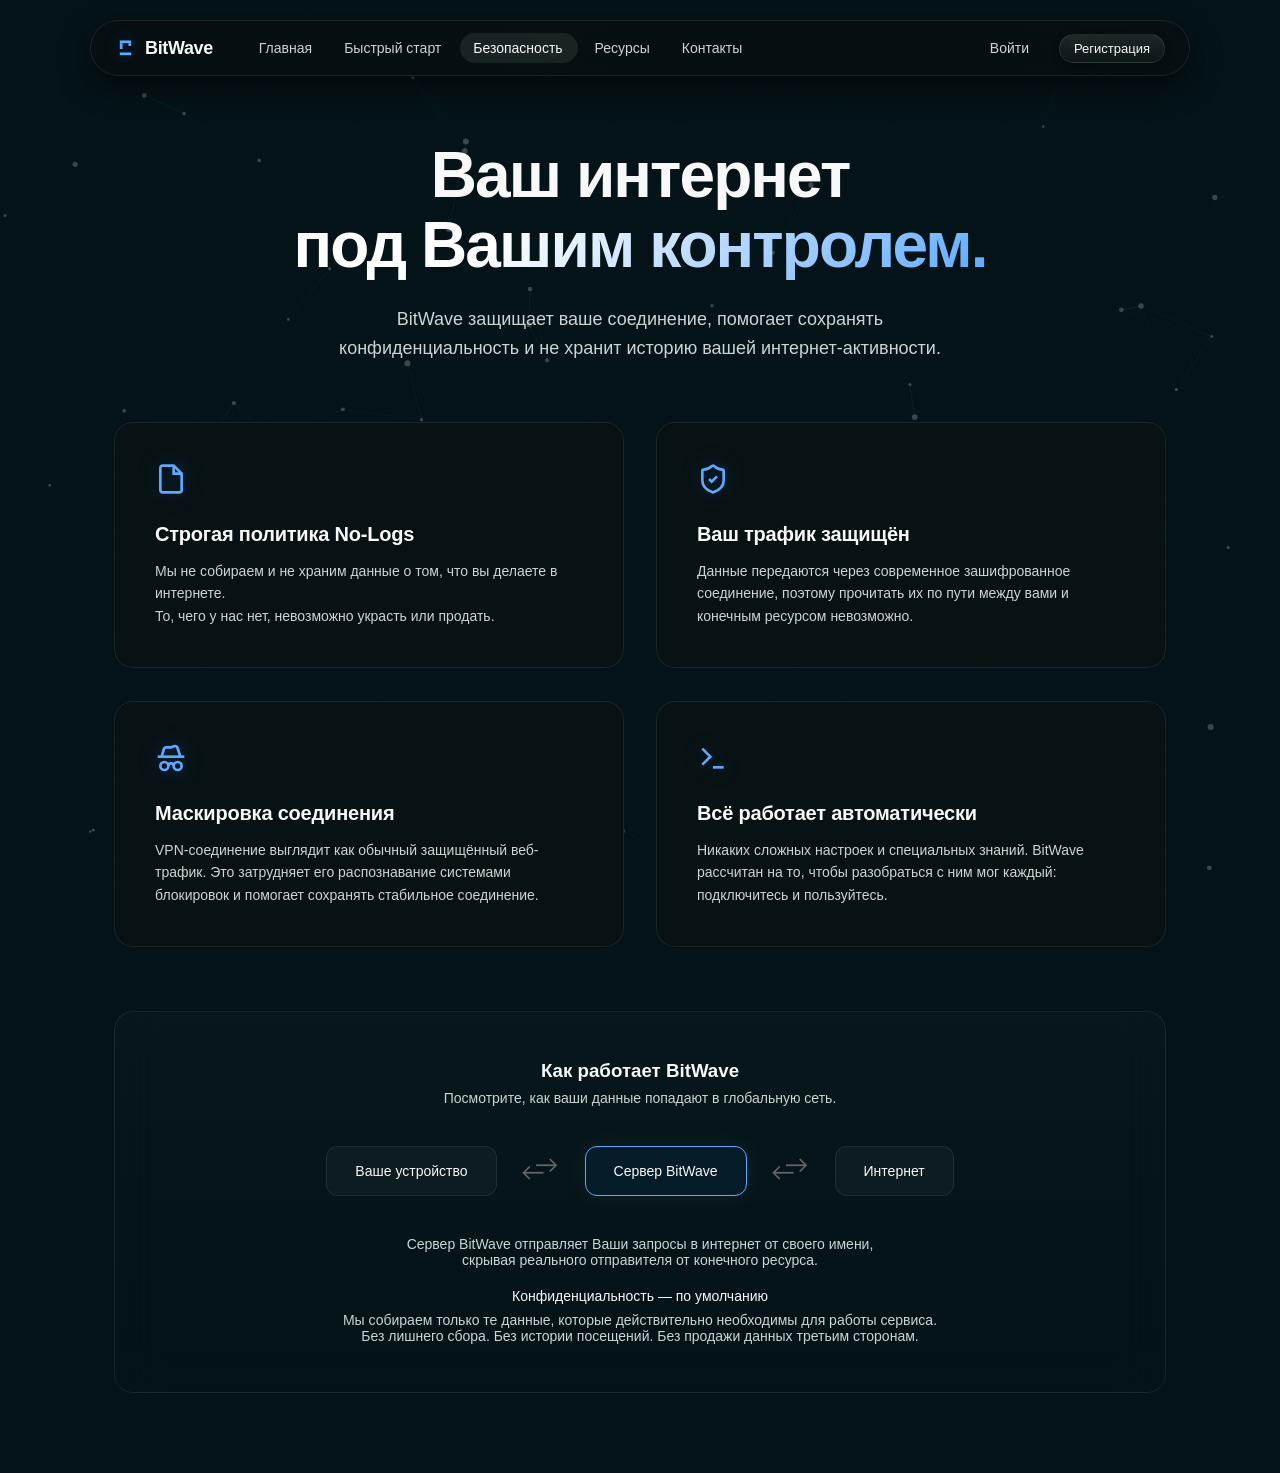
<file: html/security.html>
<!DOCTYPE html>
<html lang="ru" class="preload">

<head>
    <meta charset="UTF-8">
    <meta name="viewport" content="width=device-width, initial-scale=1.0">
    <title>Безопасность и шифрование — BitWave</title>
    <link rel="stylesheet" href="../css/variables.css">
    <link rel="stylesheet" href="../css/layout.css">
    <link rel="stylesheet" href="../css/navbar.css">
    <link rel="stylesheet" href="../css/buttons.css">
    <link rel="stylesheet" href="../css/cards.css">
    <link rel="stylesheet" href="../css/particles.css">
    <link rel="stylesheet" href="../css/pages.css">
    <link rel="stylesheet" href="../css/security.css">
</head>

<body>
    <div class="canvas-container">
        <canvas id="particles-canvas"></canvas>
    </div>
    <div id="navbar"></div>
    <main class="page-container">
        <section class="security-hero fade-in-down">
            <h1 class="hero-title">
                Ваш интернет<br>
                <span class="gradient-text">под Вашим контролем.</span>
            </h1>
            <p class="hero-subtitle">BitWave защищает ваше соединение, помогает сохранять конфиденциальность
                и не хранит историю вашей интернет-активности.</p>
        </section>
        <div class="security-grid">
            <div class="security-card fade-in-left delay-50">
                <div class="security-card-icon">
                    <svg width="32" height="32" viewBox="0 0 24 24" fill="none" stroke="currentColor" stroke-width="2">
                        <path d="M14 2H6a2 2 0 0 0-2 2v16a2 2 0 0 0 2 2h12a2 2 0 0 0 2-2V8z"></path>
                        <polyline points="14 2 14 8 20 8"></polyline>
                    </svg>
                </div>
                <h3>Строгая политика No-Logs</h3>
                <p>Мы не собираем и не храним данные о том, что вы делаете в интернете. <br>То, чего у нас
                    нет, невозможно украсть или продать.
                </p>
            </div>
            <div class="security-card fade-in-left delay-150">
                <div class="security-card-icon">
                    <svg width="32" height="32" viewBox="0 0 24 24" fill="none" stroke="currentColor" stroke-width="2">
                        <path
                            d="M20 13c0 5-3.5 7.5-7.66 8.95a1 1 0 0 1-.67-.01C7.5 20.5 4 18 4 13V6a1 1 0 0 1 1-1c2 0 4.5-1.2 6.24-2.72a1.17 1.17 0 0 1 1.52 0C14.51 3.81 17 5 19 5a1 1 0 0 1 1 1z" />
                        <path d="m9 12 2 2 4-4" />
                    </svg>
                </div>
                <h3>Ваш трафик защищён</h3>
                <p>Данные передаются через современное зашифрованное соединение, поэтому прочитать их по пути между вами
                    и конечным ресурсом невозможно.
                </p>
            </div>
            <div class="security-card fade-in-up delay-250">
                <div class="security-card-icon">
                    <svg width="32" height="32" viewBox="0 0 24 24" fill="none" stroke="currentColor" stroke-width="2">
                        <path d="M14 18a2 2 0 0 0-4 0" />
                        <path
                            d="m19 11-2.11-6.657a2 2 0 0 0-2.752-1.148l-1.276.61A2 2 0 0 1 12 4H8.5a2 2 0 0 0-1.925 1.456L5 11" />
                        <path d="M2 11h20" />
                        <circle cx="17" cy="18" r="3" />
                        <circle cx="7" cy="18" r="3" />
                    </svg>
                </div>
                <h3>Маскировка соединения</h3>
                <p>VPN-соединение выглядит как обычный защищённый веб-трафик. Это затрудняет его распознавание
                    системами блокировок и помогает сохранять стабильное соединение.</p>
            </div>
            <div class="security-card fade-in-up delay-250">
                <div class="security-card-icon">
                    <svg width="32" height="32" viewBox="0 0 24 24" fill="none" stroke="currentColor" stroke-width="2">
                        <path d="M12 19h8" />
                        <path d="m4 17 6-6-6-6" />
                    </svg>
                </div>
                <h3>Всё работает автоматически</h3>
                <p>Никаких сложных настроек и специальных знаний. BitWave рассчитан на то, чтобы разобраться с ним мог
                    каждый: подключитесь и пользуйтесь.
                </p>
            </div>
        </div>
        <div class="infographic-box fade-in-up delay-350">
            <h3>Как работает BitWave</h3>
            <p style="color: var(--text-secondary); max-width: 500px; margin: 8px auto 0 auto; font-size: 14px;">
                Посмотрите, как ваши данные попадают в глобальную сеть.</p>
            <div class="infographic-flow">
                <div class="flow-node">Ваше устройство</div>
                <div class="flow-arrow">
                    <svg width="40" height="40" viewBox="0 0 32 24" fill="none" stroke="currentColor"
                        stroke-width="1.4">
                        <line x1="12" y1="9" x2="28" y2="9"></line>
                        <polyline points="23 4 28 9 23 14"></polyline>
                        <line x1="2" y1="15" x2="18" y2="15"></line>
                        <polyline points="7 10 2 15 7 20"></polyline>
                    </svg>
                </div>
                <div class="flow-node highlight">Сервер BitWave</div>
                <div class="flow-arrow">
                    <svg width="40" height="40" viewBox="0 0 32 24" fill="none" stroke="currentColor"
                        stroke-width="1.4">
                        <line x1="12" y1="9" x2="28" y2="9"></line>
                        <polyline points="23 4 28 9 23 14"></polyline>
                        <line x1="2" y1="15" x2="18" y2="15"></line>
                        <polyline points="7 10 2 15 7 20"></polyline>
                    </svg>
                </div>
                <div class="flow-node">Интернет</div>
            </div>
            <p style="color: var(--text-secondary); max-width: 500px; margin: 8px auto 0 auto; font-size: 14px;">
                Сервер BitWave отправляет Ваши запросы в интернет от
                своего имени, скрывая реального отправителя от конечного ресурса.</p>
            <p style="color: var(--text-primary); margin: 20px auto 8px auto; font-size: 14px;">
                Конфиденциальность — по умолчанию</p>
            <p style="color: var(--text-secondary); margin: 8px auto 0 auto; font-size: 14px;">
                Мы собираем только те данные, которые действительно необходимы для работы сервиса.<br>Без лишнего сбора.
                Без истории посещений. Без продажи данных третьим сторонам.</p>
        </div>
    </main>
    <script src="../js/navigation.js"></script>
    <script src="../js/particles.js"></script>
    <script src="../js/dropdown.js"></script>
    <script src="../js/app.js"></script>
</body>

</html>
</file>
<file: css/variables.css>
:root {
  --bg-dark: rgb(4, 19, 23);
  --bg-dark-gray: #050505;
  --bg-card: #081214;
  --bg-card-icon: #0071e31a;
  --border-subtle: #ffffff14;
  --border-hover: #5ea9ff66;
  --style-border-hover: rgba(255, 255, 255, 0.2);
  --icon-border-hover: #0071e333;
  --bg-shadow: #00000066;
  --text-primary: #f8f8f8;
  --text-secondary: #cad5d4;
  --text-muted: #666666;
  --accent-blue: #5ea9ff;
  --accent-peach: #ff5e5e;
  --accent-blue-hover: #147ce5;
  --accent-blue-glow: #7fe7c614;
  --accent-success: #30d158;
  --accent-particles: #8eb69b8e;
  --accent-particles-rgb: 79, 209, 197;
  --card-spotlight-color: #0071e30f;
  --text-primary-rgb: 255, 255, 255;
  --font-sans:
    "SF Pro Display", -apple-system, BlinkMacSystemFont, "Segoe UI", Roboto,
    Helvetica, Arial, sans-serif;
  --blur-premium: blur(20px);
  --blur-dropdown: blur(30px);
  --transition-smooth: all 0.3s cubic-bezier(0.16, 1, 0.3, 1);
  --transition-fast: all 0.15s ease;
  --radius-large: 19px;
  --radius-medium: 12px;
  --radius-capsule: 35px;
}
</file>
<file: css/layout.css>
* {
  box-sizing: border-box;
  margin: 0;
  padding: 0;
}
html {
  background-color: var(--bg-dark);
  color: var(--text-primary);
  font-family: var(--font-sans);
  -webkit-font-smoothing: antialiased;
  -moz-osx-font-smoothing: grayscale;
}
html.preload *,
html.preload *::before,
html.preload *::after {
  animation: none !important;
  transition: none !important;
}
body::before {
  content: "";
  position: fixed;
  inset: 0;
  pointer-events: none;
  z-index: -1;
  background: repeating-linear-gradient(
    110deg,
    rgba(255, 255, 255, 0.008) 0px,
    rgba(255, 255, 255, 0.008) 1px,
    transparent 1px,
    transparent 4px
  );
}
body {
  min-height: 110vh;
  display: flex;
  flex-direction: column;
  overflow-x: hidden;
  position: relative;
}
body::after {
  content: "";
  position: fixed;
  inset: 0;
  pointer-events: none;
  z-index: -1;
  background: repeating-linear-gradient(
    70deg,
    rgba(255, 255, 255, 0.006) 0px,
    rgba(255, 255, 255, 0.006) 1px,
    transparent 1px,
    transparent 7px
  );
}
::-webkit-scrollbar {
  width: 8px;
  height: 8px;
}
::-webkit-scrollbar-track {
  background: var(--bg-dark);
}
::-webkit-scrollbar-thumb {
  background: rgba(255, 255, 255, 0.15);
  border-radius: var(--radius-capsule);
}
::-webkit-scrollbar-thumb:hover {
  background: rgba(255, 255, 255, 0.3);
}
.text-center {
  text-align: center;
}
.text-left {
  text-align: left;
}
a {
  color: inherit;
  text-decoration: none;
}
.reveal {
  will-change: opacity, transform;
  opacity: 0;
  transform: translateY(20px);
  transition:
    opacity 0.8s cubic-bezier(0.16, 1, 0.3, 1),
    transform 0.8s cubic-bezier(0.16, 1, 0.3, 1);
}
.reveal.fade-up {
  transform: translateY(40px);
}
.reveal.fade-left {
  transform: translateX(-20px);
}
.reveal.fade-right {
  transform: translateX(20px);
}
.reveal.scale-up {
  transform: scale(0.92);
}
.reveal.revealed {
  opacity: 1;
  transform: translateY(0) scale(1);
}
.fade-in-page {
  will-change: opacity, transform;
  animation: pageReveal 1.2s cubic-bezier(0.16, 1, 0.3, 1) forwards;
  opacity: 0;
}
@keyframes pageReveal {
  to {
    opacity: 1;
  }
}
.fade-in-left {
  will-change: opacity, transform;
  opacity: 0;
  animation: fadeLeft 0.8s cubic-bezier(0.16, 1, 0.3, 1) forwards;
}
@keyframes fadeLeft {
  from {
    opacity: 0;
    transform: translateX(-20px);
  }
  to {
    opacity: 1;
    transform: translateX(0);
  }
}
.fade-in-right {
  will-change: opacity, transform;
  opacity: 0;
  animation: fadeRight 0.8s cubic-bezier(0.16, 1, 0.3, 1) forwards;
}
@keyframes fadeRight {
  from {
    opacity: 0;
    transform: translateX(20px);
  }
  to {
    opacity: 1;
    transform: translateX(0);
  }
}
.fade-in-up {
  will-change: opacity, transform;
  opacity: 0;
  animation: fadeUp 0.8s cubic-bezier(0.16, 1, 0.3, 1) forwards;
}
@keyframes fadeUp {
  from {
    opacity: 0;
    transform: translateY(-20px);
  }
  to {
    opacity: 1;
    transform: translateY(0);
  }
}
.fade-in-down {
  will-change: opacity, transform;
  opacity: 0;
  animation: fadeDown 0.8s cubic-bezier(0.16, 1, 0.3, 1) forwards;
}
@keyframes fadeDown {
  from {
    opacity: 0;
    transform: translateY(20px);
  }
  to {
    opacity: 1;
    transform: translateY(0);
  }
}
</file>
<file: css/navbar.css>
.navbar-container {
  position: fixed;
  top: 20px;
  left: 50%;
  transform: translateX(-50%);
  width: calc(100% - 40px);
  max-width: 1100px;
  z-index: 1000;
  transition: var(--transition-smooth);
}
.navbar-inner {
  background: rgba(10, 10, 10, 0.4);
  backdrop-filter: var(--blur-premium);
  -webkit-backdrop-filter: var(--blur-premium);
  border: 1px solid var(--border-subtle);
  border-radius: var(--radius-capsule);
  padding: 10px 24px;
  display: flex;
  align-items: center;
  justify-content: space-between;
  box-shadow: 0 10px 30px rgba(0, 0, 0, 0.5);
  height: 56px;
  transition:
    height 0.5s cubic-bezier(0.25, 1, 0.5, 1),
    border-radius 0.4s ease;
}
.nav-left {
  display: flex;
  align-items: center;
  gap: 32px;
  position: relative;
  flex: 1;
}
.logo {
  display: flex;
  align-items: center;
  gap: 8px;
  font-weight: 600;
  font-size: 18px;
  letter-spacing: -0.02em;
  color: var(--text-primary);
}
.logo svg {
  color: var(--accent-blue);
  filter: drop-shadow(0 0 8px rgba(0, 113, 227, 0.4));
}
.nav-links-wrapper {
  position: relative;
  display: flex;
  align-items: center;
}
.nav-links {
  display: flex;
  align-items: center;
  gap: 4px;
  position: relative;
  z-index: 2;
}
.nav-link {
  font-size: 14px;
  font-weight: 500;
  color: var(--text-secondary);
  padding: 15px 14px;
  border-radius: var(--radius-capsule);
  transition: var(--transition-fast);
}
.nav-link.active {
  color: var(--text-primary);
}
.nav-capsule-indicator {
  position: absolute;
  height: 30px;
  background: rgba(255, 255, 255, 0.08);
  border-radius: var(--radius-capsule);
  transition: all 0.35s cubic-bezier(0.25, 1, 0.5, 1);
  z-index: 1;
  pointer-events: none;
  opacity: 0;
}
.dropdown-trigger {
  position: relative;
}
.dropdown-menu {
  position: absolute;
  top: calc(100% + 12px);
  left: 50%;
  transform: translateX(-50%) translateY(10px);
  background: rgba(15, 15, 15, 0.85);
  backdrop-filter: var(--blur-dropdown);
  -webkit-backdrop-filter: var(--blur-dropdown);
  border: 1px solid var(--border-subtle);
  border-radius: var(--radius-large);
  width: 220px;
  padding: 8px;
  opacity: 0;
  pointer-events: none;
  transition:
    transform 0.2s cubic-bezier(0.16, 1, 0.3, 1),
    opacity 0.2s cubic-bezier(0.16, 1, 0.3, 1);
  box-shadow: 0 15px 40px rgba(0, 0, 0, 0.6);
  display: flex;
  flex-direction: column;
  gap: 2px;
  z-index: 100;
}
.dropdown-menu::before {
  content: "";
  position: absolute;
  top: -3px;
  left: 0;
  width: 100%;
  height: 3px;
}
.dropdown-menu a {
  font-size: 13px;
  font-weight: 500;
  color: var(--text-secondary);
  padding: 10px 14px;
  border-radius: var(--radius-medium);
  transition: var(--transition-fast);
}
.dropdown-menu a:hover {
  color: var(--text-primary);
  background: rgba(255, 255, 255, 0.05);
}
.dropdown-trigger:hover .dropdown-menu {
  opacity: 1;
  pointer-events: auto;
  transform: translateX(-50%) translateY(0);
}
.nav-right {
  display: flex;
  align-items: center;
  gap: 16px;
}
.nav-link-auth {
  font-size: 14px;
  font-weight: 500;
  color: var(--text-secondary);
  transition: var(--transition-fast);
}
.user-badge-nav {
  display: flex;
  align-items: center;
  gap: 8px;
  font-size: 14px;
  font-weight: 500;
  padding: 6px 14px;
  background: rgba(255, 255, 255, 0.05);
  border-radius: var(--radius-capsule);
  border: 1px solid var(--border-subtle);
  transition: var(--transition-fast);
}
.user-badge-nav:hover {
  background: rgba(255, 255, 255, 0.1);
  border-color: rgba(255, 255, 255, 0.2);
}
.status-dot {
  width: 8px;
  height: 8px;
  background-color: var(--accent-success);
  border-radius: 50%;
  box-shadow: 0 0 8px var(--accent-success);
}
.hidden {
  display: none !important;
}
.mobile-menu-toggle {
  display: none;
  width: 40px;
  height: 40px;
  padding: 0;
  margin: 0;
  border: 0;
  background: transparent;
  align-items: center;
  justify-content: center;
  flex-direction: column;
  gap: 6px;
  cursor: pointer;
  flex-shrink: 0;
  z-index: 20;
  position: absolute;
  top: 50%;
  right: 14px;
  transform: translateY(-50%);
}
.mobile-menu-toggle span {
  display: block;
  width: 20px;
  height: 2px;
  border-radius: 2px;
  background: var(--text-primary);
  transition:
    transform 0.3s cubic-bezier(0.25, 1, 0.5, 1),
    opacity 0.2s ease;
}
.mobile-menu {
  display: none;
}
@media (max-width: 1024px) {
  .navbar-container {
    width: calc(100% - 80px);
    top: 16px;
  }
  .navbar-inner {
    display: flex;
    align-items: flex-start;
    height: 56px;
    padding: 8px 14px 8px 20px;
    position: relative;
  }
  .nav-left {
    width: auto;
    flex: 1;
    height: 40px;
    display: flex;
    align-items: center;
  }
  .nav-links-wrapper,
  .nav-right {
    display: none;
  }
  .navbar-inner.mobile-open {
    height: 430px;
  }
  .mobile-menu-toggle {
    display: flex;
    position: absolute;
    top: 28px;
    right: 14px;
    transform: translateY(-50%);
    flex-shrink: 0;
  }
  .navbar-inner.mobile-open .mobile-menu-toggle span:first-child {
    transform: translateY(4px) rotate(45deg);
  }
  .navbar-inner.mobile-open .mobile-menu-toggle span:last-child {
    transform: translateY(-4px) rotate(-45deg);
  }
  .mobile-menu {
    display: flex;
    position: absolute;
    left: 20px;
    right: 20px;
    top: 70px;
    flex-direction: column;
    opacity: 0;
    transform: translateY(-10px);
    pointer-events: none;
    transition:
      opacity 0.25s ease,
      transform 0.35s cubic-bezier(0.25, 1, 0.5, 1);
  }
  .navbar-inner.mobile-open .mobile-menu {
    opacity: 1;
    transform: translateY(0);
    pointer-events: auto;
  }
  .mobile-menu-links,
  .mobile-menu-auth {
    display: flex;
    flex-direction: column;
    gap: 3px;
  }
  .mobile-nav-link {
    display: flex;
    align-items: center;
    min-height: 44px;
    padding: 0 12px;
    border-radius: 12px;
    color: var(--text-secondary);
    font-size: 14px;
    font-weight: 500;
    text-decoration: none;
    opacity: 0;
    transform: translateY(-6px);
    transition:
      opacity 0.3s ease,
      transform 0.4s cubic-bezier(0.25, 1, 0.5, 1),
      color 0.2s ease,
      background 0.2s ease;
  }
  .navbar-inner.mobile-open .mobile-nav-link {
    opacity: 1;
    transform: translateY(0);
  }
  .navbar-inner.mobile-open .mobile-nav-link:nth-child(1) {
    transition-delay: 0.12s;
  }
  .navbar-inner.mobile-open .mobile-nav-link:nth-child(2) {
    transition-delay: 0.16s;
  }
  .navbar-inner.mobile-open .mobile-nav-link:nth-child(3) {
    transition-delay: 0.2s;
  }
  .navbar-inner.mobile-open .mobile-nav-link:nth-child(4) {
    transition-delay: 0.24s;
  }
  .navbar-inner.mobile-open .mobile-nav-link:nth-child(5) {
    transition-delay: 0.28s;
  }
  .mobile-nav-link:hover {
    color: var(--text-primary);
    background: rgba(255, 255, 255, 0.06);
  }
  .mobile-nav-link.active {
    color: var(--text-primary);
    background: rgba(255, 255, 255, 0.08);
  }
  .mobile-menu-divider {
    height: 1px;
    margin: 10px 12px;
    background: rgba(255, 255, 255, 0.08);
  }
  .mobile-register {
    color: var(--text-primary);
  }
  #mobile-profile-btn {
    gap: 8px;
  }
  .nav-capsule-indicator {
    display: none;
  }
}
@media (max-width: 600px) {
  .navbar-container {
    width: calc(100% - 40px);
    top: 16px;
  }
}
@media (max-width: 480px) {
  .navbar-container {
    width: calc(100% - 24px);
    top: 12px;
  }
  .navbar-inner {
    padding-left: 16px;
    padding-right: 12px;
  }
  .navbar-inner.mobile-open {
    height: 430px;
  }
  .mobile-menu {
    left: 16px;
    right: 16px;
  }
}
</file>
<file: css/buttons.css>
.btn-primary,
.btn-secondary,
.btn-linear-nav,
.mobile-btn {
  display: inline-flex;
  align-items: center;
  justify-content: center;
  font-size: 14px;
  font-weight: 500;
  font-family: var(--font-sans);
  padding: 12px 24px;
  border-radius: var(--radius-large);
  cursor: pointer;
  transition: var(--transition-smooth);
  border: 1px solid transparent;
}
.btn-primary {
  background: var(--accent-blue);
  color: var(--text-primary);
  box-shadow:
    0 4px 14px rgba(0, 113, 227, 0.3),
    inset 0 1px 0 rgba(255, 255, 255, 0.2);
}
.btn-primary:hover {
  background: var(--accent-blue-hover);
  transform: translateY(-1px);
  box-shadow:
    0 6px 20px rgba(0, 113, 227, 0.45),
    inset 0 1px 0 rgba(255, 255, 255, 0.2);
}
.btn-primary:active {
  transform: translateY(1px);
}
.btn-secondary {
  background: rgba(255, 255, 255, 0.05);
  border-color: var(--border-subtle);
  color: var(--text-primary);
}
.btn-secondary:hover {
  background: rgba(255, 255, 255, 0.08);
  border-color: rgba(255, 255, 255, 0.2);
  transform: translateY(-1px);
}
.btn-linear-nav {
  font-size: 13px;
  padding: 6px 14px;
  border-radius: var(--radius-capsule);
  background: linear-gradient(
    180deg,
    rgba(255, 255, 255, 0.1) 0%,
    rgba(255, 255, 255, 0.03) 100%
  );
  border: 1px solid var(--border-subtle);
  color: var(--text-primary);
  box-shadow: 0 2px 8px rgba(0, 0, 0, 0.2);
}
.btn-linear-nav:hover {
  border-color: rgba(255, 255, 255, 0.2);
  background: linear-gradient(
    180deg,
    rgba(255, 255, 255, 0.15) 0%,
    rgba(255, 255, 255, 0.05) 100%
  );
}
.mobile-btn {
  width: 100%;
  background: var(--accent-blue);
  color: var(--text-primary);
  margin-top: 10px;
}
</file>
<file: css/cards.css>
.features-grid {
  display: grid;
  grid-template-columns: repeat(auto-fit, minmax(300px, 1fr));
  gap: 24px;
  width: 100%;
  margin-top: 64px;
}
.feature-card {
  background: var(--bg-card);
  backdrop-filter: var(--blur-premium);
  -webkit-backdrop-filter: var(--blur-premium);
  border: 1px solid var(--border-subtle);
  border-radius: var(--radius-large);
  padding: 32px;
  text-align: left;
  transition: var(--transition-smooth);
  position: relative;
  overflow: hidden;
  box-shadow: 0 4px 30px var(--bg-shadow);
  will-change: transform, box-shadow;
}
.feature-card::before {
  content: "";
  position: absolute;
  top: 0;
  left: 0;
  width: 100%;
  height: 100%;
  background: radial-gradient(
    600px circle at var(--mouse-x, 0) var(--mouse-y, 0),
    var(--card-spotlight-color),
    transparent 40%
  );
  z-index: 1;
  pointer-events: none;
  opacity: 0;
  transition: opacity 0.5s ease;
}
.feature-card:hover::before {
  opacity: 1;
}
.feature-card:hover {
  transition-delay: 0.08s !important;
  transform: translateY(-4px);
  border-color: var(--border-hover);
  box-shadow: 0 12px 40px var(--accent-blue-glow);
}
.card-icon {
  width: 48px;
  height: 48px;
  border-radius: var(--radius-medium);
  background: var(--bg-card-icon);
  border: 1px solid var(--icon-border-hover);
  display: flex;
  align-items: center;
  justify-content: center;
  margin-bottom: 24px;
  color: var(--accent-blue);
  position: relative;
  z-index: 2;
}
.feature-card h3 {
  font-size: 18px;
  font-weight: 600;
  margin-bottom: 12px;
  letter-spacing: -0.01em;
  color: var(--text-primary);
  position: relative;
  z-index: 2;
}
.feature-card p {
  font-size: 14px;
  line-height: 1.6;
  color: var(--text-secondary);
  position: relative;
  z-index: 2;
}
.features-grid .feature-card.reveal {
  transition:
    opacity 0.6s cubic-bezier(0.16, 1, 0.3, 1),
    transform 0.6s cubic-bezier(0.16, 1, 0.3, 1);
  transition-delay: 100ms; 
}
</file>
<file: css/particles.css>
.canvas-container {
  position: fixed;
  top: 0;
  left: 0;
  width: 100%;
  height: 100%;
  z-index: 0;
  pointer-events: none;
  overflow: hidden;
}
#particles-canvas {
  display: block;
  width: 100%;
  height: 100%;
  opacity: 0.85;
}
</file>
<file: css/pages.css>
.hero-wrapper {
  flex: 1;
  display: flex;
  flex-direction: column;
  justify-content: center;
  align-items: center;
  padding: 140px 24px 80px 24px;
  position: relative;
  z-index: 1;
}
.hero-section {
  max-width: 800px;
  margin: 0 auto;
}
.hero-badge {
  display: inline-flex;
  align-items: center;
  padding: 6px 14px;
  background: rgba(255, 255, 255, 0.05);
  border: 1px solid var(--border-subtle);
  border-radius: var(--radius-capsule);
  font-size: 13px;
  font-weight: 500;
  color: var(--text-secondary);
  margin-bottom: 32px;
  letter-spacing: -0.01em;
}
.hero-title {
  font-size: 64px;
  font-weight: 700;
  line-height: 1.1;
  letter-spacing: -0.03em;
  margin-bottom: 24px;
  color: var(--text-primary);
}
.gradient-text {
  background: linear-gradient(135deg, #ffffff 30%, var(--accent-blue) 100%);
  -webkit-background-clip: text;
  -webkit-text-fill-color: transparent;
  background-clip: text;
}
.hero-subtitle {
  font-size: 18px;
  line-height: 1.6;
  color: var(--text-secondary);
  max-width: 640px;
  margin: 0 auto 40px auto;
}
.hero-actions {
  display: flex;
  gap: 16px;
  justify-content: center;
}
.hero-section.reveal {
  transition:
    opacity 1.2s cubic-bezier(0.16, 1, 0.3, 1),
    transform 1.2s cubic-bezier(0.16, 1, 0.3, 1);
  transition-delay: 0ms;
}
.page-container {
  max-width: 1100px;
  margin: 0 auto;
  padding: 140px 24px 80px 24px;
  position: relative;
  z-index: 2;
}
.section-title {
  font-size: 42px;
  font-weight: 700;
  letter-spacing: -0.02em;
  margin-bottom: 16px;
  text-align: center;
}
.section-subtitle {
  font-size: 16px;
  color: var(--text-secondary);
  text-align: center;
  max-width: 500px;
  margin: 0 auto 48px auto;
}
.link {
  color: var(--accent-blue);
  text-decoration: none;
  border-bottom-color: transparent;
  transition:
    color 0.2s ease,
    border-color 0.2s ease;
}
.link:hover {
  color: var(--accent-blue-hover);
  border-bottom: 1px solid currentColor;
}
@media (max-width: 610px) {
  .hero-section {
    width: 100%;
    max-width: 100%;
    padding: 0 8px;
    box-sizing: border-box;
  }
  .hero-title {
    font-size: clamp(40px, 8.8vw, 56px);
    line-height: 1.08;
    letter-spacing: -0.035em;
    margin-bottom: 20px;
  }
  .hero-subtitle {
    width: 100%;
    max-width: 520px;
    font-size: 16px;
    line-height: 1.5;
    margin: 0 auto 32px auto;
  }
  .hero-actions {
    width: 100%;
    flex-direction: column;
    align-items: stretch;
    gap: 16px;
  }
  .hero-actions .btn-primary,
  .hero-actions .btn-secondary {
    width: 100%;
    box-sizing: border-box;
    text-align: center;
  }
}
@media (max-width: 550px) {
  .hero-section {
    padding: 0 4px;
  }
  .hero-title {
    font-size: 40px;
    line-height: 1.08;
    letter-spacing: -0.04em;
    margin-bottom: 18px;
  }
  .hero-subtitle {
    font-size: 15px;
    line-height: 1.5;
    margin-bottom: 28px;
  }
}
</file>
<file: css/forms.css>
.auth-container {
  display: flex;
  justify-content: center;
  align-items: center;
  min-height: calc(100vh - 200px);
  width: 100%;
}
.auth-card {
  background: var(--bg-card);
  backdrop-filter: var(--blur-premium);
  -webkit-backdrop-filter: var(--blur-premium);
  border: 1px solid var(--border-subtle);
  border-radius: var(--radius-large);
  padding: 40px;
  width: 100%;
  max-width: 420px;
  box-shadow: 0 10px 40px rgba(0, 0, 0, 0.5);
  text-align: center;
}
.auth-card h2 {
  font-size: 24px;
  font-weight: 600;
  margin-bottom: 24px;
  letter-spacing: -0.02em;
}
.input-modern {
  width: 100%;
  background: rgba(0, 0, 0, 0.2);
  border: 1px solid var(--border-subtle);
  border-radius: var(--radius-medium);
  padding: 14px 16px;
  font-size: 14px;
  color: var(--text-primary);
  font-family: var(--font-sans);
  transition: all 0.2s ease; 
  outline: none;
}
.input-modern:hover {
  background: rgba(255, 255, 255, 0.02);
  border-color: rgba(255, 255, 255, 0.25);
}
.input-modern:focus {
  background: rgba(0, 0, 0, 0.4);
  border-color: var(--accent-blue);
  box-shadow: 0 0 0 3px var(--accent-blue-glow);
}
.textarea-auto {
  height: 80;
  min-height: 80px; 
  max-height: 220px; 
  resize: none; 
  overflow-y: hidden; 
}
.textarea-auto::-webkit-scrollbar {
  width: 6px;
}
.textarea-auto::-webkit-scrollbar-track {
  background: transparent;
}
.textarea-auto::-webkit-scrollbar-thumb {
  background: transparent;
  border-radius: var(--radius-capsule);
}
.textarea-auto:hover::-webkit-scrollbar-thumb {
  background: rgba(255, 255, 255, 0.2);
}
.textarea-auto:hover::-webkit-scrollbar-thumb:hover {
  background: rgba(255, 255, 255, 0.4);
}
.input-modern::placeholder {
  color: var(--text-muted);
}
.auth-divider {
  display: flex;
  align-items: center;
  text-align: center;
  margin: 24px 0;
  color: var(--text-muted);
  font-size: 12px;
  text-transform: uppercase;
  letter-spacing: 0.05em;
}
.auth-divider::before,
.auth-divider::after {
  content: "";
  flex: 1;
  border-bottom: 1px solid var(--border-subtle);
}
.auth-divider:not(:empty)::before {
  margin-right: 12px;
}
.auth-divider:not(:empty)::after {
  margin-left: 12px;
}
.btn-outline {
  display: flex;
  align-items: center;
  justify-content: center;
  gap: 10px;
  width: 100%;
  padding: 12px;
  background: transparent;
  border: 1px solid var(--border-subtle);
  border-radius: var(--radius-medium);
  color: var(--text-primary);
  font-size: 14px;
  font-weight: 500;
  cursor: pointer;
  transition: var(--transition-fast);
  margin-bottom: 12px;
}
.btn-outline:hover {
  background: rgba(255, 255, 255, 0.05);
  border-color: rgba(255, 255, 255, 0.2);
}
.auth-footer {
  margin-top: 24px;
  font-size: 13px;
  color: var(--text-secondary);
}
.auth-footer a {
  color: var(--accent-blue);
  text-decoration: none;
  font-weight: 500;
}
.auth-footer a:hover {
  text-decoration: underline;
}
.dashboard-grid {
  display: grid;
  grid-template-columns: repeat(auto-fit, minmax(320px, 1fr));
  gap: 24px;
  margin-top: 32px;
}
.info-row {
  display: flex;
  justify-content: space-between;
  align-items: center;
  padding: 12px 0;
  border-bottom: 1px solid rgba(255, 255, 255, 0.05);
  font-size: 14px;
}
.info-row:last-child {
  border-bottom: none;
}
.info-row span {
  color: var(--text-secondary);
}
.badge {
  padding: 4px 10px;
  border-radius: var(--radius-capsule);
  font-size: 12px;
  font-weight: 600;
}
.badge-success {
  background: rgba(48, 209, 88, 0.15);
  color: var(--accent-success);
  border: 1px solid rgba(48, 209, 88, 0.3);
}
.clients-grid {
  display: grid;
  grid-template-columns: repeat(auto-fill, minmax(140px, 1fr));
  gap: 16px;
  margin: 24px 0;
}
.client-app-card {
  background: rgba(255, 255, 255, 0.03);
  border: 1px solid var(--border-subtle);
  border-radius: var(--radius-medium);
  padding: 16px;
  text-align: center;
  transition: var(--transition-fast);
  cursor: pointer;
}
.client-app-card:hover {
  background: rgba(255, 255, 255, 0.08);
  border-color: var(--accent-blue);
  transform: translateY(-2px);
}
</file>
<file: css/contacts.css>
.contacts-container {
  max-width: 90%;
  margin: 0 auto;
  padding: 140px 24px 80px 24px;
  position: relative;
  z-index: 2;
}
.linear-split-grid {
  display: grid;
  grid-template-columns: 1fr 1.1fr;
  gap: 80px;
  max-width: 1200px;
  margin: 60px auto 40px auto;
  align-items: start;
  padding: 0 24px;
}
.linear-hero-column {
  display: flex;
  flex-direction: column;
  position: sticky;
  top: 140px;
}
.linear-hero-column.reveal {
  transition:
    opacity 1.2s cubic-bezier(0.16, 1, 0.3, 1),
    transform 1.2s cubic-bezier(0.16, 1, 0.3, 1);
  transition-delay: 0ms;
}
.linear-hero-column .hero-title {
  text-align: left;
  font-size: 48px;
  font-weight: 650;
  padding-bottom: 20px;
}
.linear-hero-column .hero-subtitle {
  margin-left: 0;
  max-width: 480px;
  text-align: left;
}
.linear-hero-column h3 {
  font-size: 18px;
  color: var(--text-secondary);
  margin-left: 0;
  max-width: 480px;
  text-align: left;
  font-weight: 240;
}
.linear-switch-context {
  margin-top: 40px;
  font-size: 14px;
  color: var(--text-secondary);
  line-height: 1.5;
}
.linear-switch-context a {
  color: var(--accent-blue);
  font-weight: 500;
  transition: var(--transition-fast);
}
.linear-switch-context a:hover {
  color: var(--text-primary);
  text-decoration: underline;
}
.linear-cards-column {
  display: flex;
  flex-direction: column;
  gap: 16px;
  align-items: flex-center;
}
.linear-choice-card {
  background: var(--bg-card);
  border: 1px solid var(--border-subtle);
  border-radius: var(--radius-large);
  padding: 32px;
  backdrop-filter: var(--blur-premium);
  -webkit-backdrop-filter: var(--blur-premium);
  transition: var(--transition-smooth);
  display: block;
  cursor: pointer;
  text-decoration: none;
  position: relative;
  overflow: hidden;
  max-width: 540px;
}
.linear-choice-card:hover {
  border-color: var(--style-border-hover);
  transform: translateY(-2px);
  box-shadow: 0 12px 40px rgba(0, 0, 0, 0.3);
}
.linear-choice-card h3 {
  font-size: 20px;
  font-weight: 600;
  margin-bottom: 12px;
  color: var(--text-primary);
  transition: var(--transition-fast);
}
.linear-choice-card:hover h3 {
  color: var(--accent-blue);
}
.linear-choice-card p {
  font-size: 14px;
  line-height: 1.6;
  color: var(--text-secondary);
  margin: 0;
}
.linear-features-list {
  list-style: none;
  padding: 0;
  margin: 0;
  display: flex;
  flex-direction: column;
  gap: 20px;
}
.linear-features-list li {
  font-size: 15px;
  font-weight: 500;
  color: var(--text-primary);
  display: flex;
  align-items: center;
  gap: 16px;
}
.feature-icon-check {
  width: 20px;
  height: 20px;
  border-radius: 50%;
  background: rgba(255, 255, 255, 0.05);
  border: 1px solid var(--border-subtle);
  display: flex;
  align-items: center;
  justify-content: center;
  flex-shrink: 0;
  position: relative;
}
.feature-icon-check::after {
  content: "";
  width: 5px;
  height: 9px;
  border: solid var(--accent-blue);
  border-width: 0 2px 2px 0;
  transform: rotate(45deg);
  position: absolute;
  top: 3px;
}
.contact-form-wrapper {
  background: var(--bg-card);
  border: 1px solid var(--border-subtle);
  border-radius: var(--radius-large);
  padding: 40px;
  backdrop-filter: var(--blur-premium);
  -webkit-backdrop-filter: var(--blur-premium);
  box-shadow: 0 20px 50px rgba(0, 0, 0, 0.4);
  max-width: 480px;
}
.form-instruction-title {
  font-size: 18px;
  font-weight: 600;
  color: var(--text-primary);
  margin-bottom: 28px;
  letter-spacing: -0.01em;
}
.form-group-modern {
  margin-bottom: 20px;
  display: flex;
  flex-direction: column;
  gap: 8px;
}
.form-label-modern {
  font-size: 13px;
  font-weight: 500;
  color: var(--text-secondary);
}
.form-actions-modern {
  margin-top: 32px;
  display: flex;
  flex-direction: column;
  gap: 16px;
}
.linear-submit-btn {
  width: 100%;
  padding: 14px;
  font-weight: 600;
}
.form-alternative-note {
  font-size: 12px;
  color: var(--text-muted);
  line-height: 1.5;
  text-align: center;
}
.form-alternative-note a {
  color: var(--text-secondary);
  text-decoration: underline;
}
.form-alternative-note a:hover {
  color: var(--text-primary);
}
.linear-auth-gate {
  display: flex;
  flex-direction: column;
}
.linear-gate-box {
  background: rgba(0, 0, 0, 0.2);
  border: 1px solid var(--border-subtle);
  border-radius: var(--radius-medium);
  padding: 32px 24px;
  text-align: center;
  display: flex;
  flex-direction: column;
  align-items: center;
  gap: 20px;
}
.linear-gate-box p {
  font-size: 14px;
  color: var(--text-secondary);
  line-height: 1.6;
  margin: 0;
  max-width: 280px;
}
.linear-gate-btn {
  width: 100%;
  max-width: 200px;
  padding: 10px 20px;
  font-weight: 600;
}
.chat-simulation {
  display: flex;
  flex-direction: column;
  gap: 16px;
  height: 100%;
}
.chat-simulation.show {
  display: flex;
  animation: fadeIn 0.4s cubic-bezier(0.16, 1, 0.3, 1) forwards;
}
.chat-bubble {
  max-width: 85%;
  padding: 14px 18px;
  border-radius: var(--radius-large);
  font-size: 14px;
  line-height: 1.5;
}
.chat-bubble.bot {
  background: rgba(255, 255, 255, 0.04);
  border: 1px solid var(--border-subtle);
  align-self: flex-start;
  color: var(--text-primary);
  border-bottom-left-radius: 4px;
}
.chat-bubble.user {
  background: var(--accent-blue);
  color: #ffffff;
  align-self: flex-end;
  border-bottom-right-radius: 4px;
}
.typing-indicator {
  display: inline-flex;
  align-items: center;
  gap: 4px;
  padding: 14px 18px;
  background: rgba(255, 255, 255, 0.03);
  border: 1px solid var(--border-subtle);
  border-radius: var(--radius-large);
  border-bottom-left-radius: 4px;
  align-self: flex-start;
}
.typing-dot {
  width: 6px;
  height: 6px;
  background: var(--text-secondary);
  border-radius: 50%;
  opacity: 0.4;
  animation: typing 1s infinite ease-in-out;
}
.typing-dot:nth-child(2) {
  animation-delay: 0.2s;
}
.typing-dot:nth-child(3) {
  animation-delay: 0.4s;
}
@keyframes typing {
  0%,
  100% {
    transform: translateY(0);
    opacity: 0.4;
  }
  50% {
    transform: translateY(-4px);
    opacity: 1;
  }
}
@keyframes fadeIn {
  from {
    opacity: 0;
    transform: translateY(10px);
  }
  to {
    opacity: 1;
    transform: translateY(0);
  }
}
.hero-title-premium {
  font-size: 44px;
  line-height: 1.08;
  font-weight: 650;
  max-width: 420px;
  color: var(--text-primary);
  margin-bottom: 28px;
}
.hero-subtitle-premium {
  font-size: 17px;
  line-height: 1.75;
  max-width: 430px;
  color: var(--text-secondary);
  margin-bottom: 40px;
}
.linear-features-list {
  margin-bottom: 48px;
}
.faq-block {
  display: flex;
  flex-direction: column;
  gap: 6px;
  align-items: flex-start;
}
.faq-text {
  font-size: 14px;
  color: var(--text-muted);
}
.form-header-premium {
  margin-bottom: 32px;
}
.form-header-premium .form-title {
  font-size: 20px;
  font-weight: 600;
  color: var(--text-primary);
  margin-bottom: 8px;
}
.form-header-premium .form-subtitle {
  font-size: 14px;
  color: var(--text-secondary);
}
.textarea-large {
  height: 220px;
  resize: none;
  margin-bottom: 8px;
}
.user-identity-block {
  display: flex;
  flex-direction: column;
  gap: 6px;
  margin-bottom: 24px;
  padding: 12px 16px;
  background: rgba(255, 255, 255, 0.02);
  border: 1px solid var(--border-subtle);
  border-radius: var(--radius-medium);
}
.identity-label {
  font-size: 12px;
  color: var(--text-muted);
}
.identity-user {
  display: flex;
  align-items: center;
  gap: 8px;
  font-size: 14px;
}
.identity-name {
  color: var(--text-primary);
  font-weight: 500;
}
.identity-status {
  color: var(--accent-success);
  font-size: 12px;
}
.premium-gate {
  margin-top: 16px;
  margin-bottom: 24px;
}
.premium-gate .linear-gate-box {
  padding: 24px;
}
.alt-contact-block {
  margin-top: 24px;
}
.alt-contact-links {
  display: flex;
  justify-content: center;
  gap: 32px;
}
.sidebar-help-card {
  background: var(--card-bg);
  border: 1px solid var(--card-border);
  border-radius: 18px;
  padding: 22px;
  display: flex;
  flex-direction: column;
  gap: 12px;
  margin-bottom: auto;
}
.help-header {
  display: flex;
  align-items: flex-start;
  gap: 15px;
  font-size: 14px;
  font-weight: 600;
  color: var(--text-main);
  margin-top: 10;
  margin-bottom: 10;
  padding: auto;
}
.help-header svg {
  flex-shrink: 0;
  display: block;
}
.help-desc {
  font-size: 14px;
  color: var(--text-muted);
  margin: 0;
  line-height: 1.4;
}
.btn-help-link {
  display: flex;
  align-items: center;
  gap: 10px;
  background: rgba(255, 255, 255, 0.03);
  border: 1px solid var(--card-border);
  color: var(--text-main);
  padding: 10px 14px;
  border-radius: 10px;
  font-size: 13px;
  text-decoration: none;
  transition: 0.2s ease;
}
.btn-help-link:hover {
  background: rgba(255, 255, 255, 0.08);
}
.dashboard-view {
  display: none;
}
.dashboard-view.active-view {
  display: block;
}
@media (max-width: 960px) {
  .contacts-container {
    padding: 80px 24px 80px 24px !important;
  }
  .linear-split-grid {
    grid-template-columns: 1fr;
    gap: 48px;
    margin-top: 40px;
  }
  .linear-hero-column {
    position: static;
  }
  .linear-switch-context {
    margin-top: 24px;
  }
}
@media (max-width: 600px) {
  .contacts-container {
    max-width: 100%;
    padding: 110px 18px 50px;
  }
  .linear-split-grid {
    grid-template-columns: 1fr;
    gap: 44px;
    width: 100%;
    max-width: none;
    margin: 30px 0 0;
    padding: 0;
  }
  .linear-hero-column {
    position: static;
    width: 100%;
  }
  .hero-title-premium {
    font-size: 38px;
    line-height: 1.06;
    max-width: 100%;
    margin-bottom: 20px;
  }
  .hero-subtitle-premium {
    font-size: 15px;
    line-height: 1.65;
    max-width: 100%;
    margin-bottom: 30px;
  }
  .linear-features-list {
    gap: 15px;
    margin-bottom: 34px;
  }
  .linear-features-list li {
    font-size: 14px;
    gap: 12px;
  }
  .feature-icon-check {
    width: 18px;
    height: 18px;
  }
  .feature-icon-check::after {
    width: 4px;
    height: 8px;
    top: 3px;
  }
  .faq-block {
    gap: 5px;
  }
  .faq-text {
    font-size: 13px;
    line-height: 1.5;
  }
  .contact-form-wrapper {
    width: 100%;
    max-width: none;
    padding: 0;
    background: transparent;
    border: none;
    border-radius: 0;
    backdrop-filter: none;
    -webkit-backdrop-filter: none;
    box-shadow: none;
  }
  .form-header-premium {
    margin-bottom: 22px;
  }
  .form-header-premium .form-title {
    font-size: 20px;
    margin-bottom: 0;
  }
  .form-group-modern {
    margin-bottom: 14px;
    gap: 0;
  }
  .input-modern {
    width: 100%;
    box-sizing: border-box;
    border-radius: 12px;
    padding: 14px 15px;
    background: rgba(255, 255, 255, 0.025);
    border: 1px solid var(--border-subtle);
    transition:
      border-color 0.2s ease,
      background 0.2s ease,
      box-shadow 0.2s ease;
  }
  .input-modern:focus {
    background: rgba(255, 255, 255, 0.04);
    border-color: var(--accent-blue);
    box-shadow: 0 0 0 3px rgba(0, 140, 255, 0.08);
    outline: none;
  }
  .textarea-auto {
    min-height: 130px;
    line-height: 1.5;
  }
  .premium-gate {
    margin-top: 16px;
    margin-bottom: 0;
  }
  .premium-gate .linear-gate-box {
    padding: 18px 16px;
    border-radius: 12px;
    gap: 15px;
    background: rgba(255, 255, 255, 0.02);
  }
  .linear-gate-box p {
    font-size: 13px;
    line-height: 1.5;
    max-width: 300px;
  }
  .linear-gate-btn {
    max-width: none;
    width: 100%;
    padding: 12px 18px;
  }
  .user-identity-block {
    margin-bottom: 16px;
    padding: 11px 13px;
    border-radius: 12px;
  }
  .linear-submit-btn {
    padding: 13px;
    border-radius: 12px;
  }
  .alt-contact-block {
    margin-top: 30px;
    padding-top: 22px;
    border-top: 1px solid var(--border-subtle);
  }
  .auth-divider {
    margin-bottom: 16px;
    text-align: left;
    font-size: 12px;
    color: var(--text-muted);
  }
  .alt-contact-links {
    flex-direction: column;
    align-items: flex-start;
    justify-content: flex-start;
    gap: 12px;
  }
  .alt-contact-links .link {
    font-size: 14px;
  }
}
@media (max-width: 380px) {
  .contacts-container {
    padding-left: 15px;
    padding-right: 15px;
  }
  .hero-title-premium {
    font-size: 34px;
  }
  .hero-subtitle-premium {
    font-size: 14px;
  }
  .linear-split-grid {
    gap: 38px;
  }
}

@media (max-height: 500px) and (min-width: 501px) {
  .linear-split-grid {
    grid-template-columns: 1fr 1fr;
    gap: 60px;
    align-items: start;
    padding: 0 10px;
  }

  .linear-hero-column {
    display: contents;
  }

  .hero-title-premium {
    grid-column: 1;
    grid-row: 1;
    margin-bottom: 8px;
  }

  .hero-subtitle-premium {
    grid-column: 1;
    grid-row: 2;
    margin-bottom: 0;
  }

  .linear-features-list {
    grid-column: 2;
    grid-row: 1;
    margin: 0;
    height: 100%;
    justify-content: space-between;
  }

  .faq-block {
    grid-column: 2;
    grid-row: 2;
    margin-top: 24px;
  }

  .contact-form-wrapper {
    grid-column: 1 / -1;
    width: 100%;
    max-width: none;
    box-sizing: border-box;
  }
}
</file>
<file: css/auth.css>
.auth-container {
  display: flex;
  justify-content: center;
  align-items: flex-start;
  min-height: 100vh;
  width: 100%;
  padding: 0px 24px 60px;
  z-index: 2;
  position: relative;
}
.auth-centered-wrapper {
  width: 100%;
  max-width: 280px;
  display: flex;
  flex-direction: column;
  align-items: center;
  text-align: center;

  margin-top: clamp(90px, 20vh, 220px);
}

.auth-brand-logo {
  color: var(--text-primary);
  margin-bottom: 24px;
  opacity: 0.9;
}
.auth-main-title {
  font-size: 30px;
  font-weight: 600;
  letter-spacing: -0.03em;
  color: var(--text-primary);
  margin-bottom: 32px;
}
.auth-oauth-row {
  display: flex;
  justify-content: space-between;
  gap: 8px;
  width: 100%;
}
.btn-oauth-tile {
  flex: 1;
  padding: 12px 10px;
  background: rgba(255, 255, 255, 0.03);
  border: 1px solid var(--border-subtle);
  border-radius: var(--radius-medium);
  color: var(--text-primary);
  display: flex;
  align-items: center;
  justify-content: center;
  cursor: pointer;
  transition: var(--transition-fast);
}
.btn-oauth-tile:hover {
  background: rgba(255, 255, 255, 0.08);
  border-color: var(--style-border-hover);
}
.auth-minimal-divider {
  display: flex;
  align-items: center;
  text-align: center;
  width: 100%;
  font-size: 10px;
  color: var(--text-secondary);
  margin: 20px 0;
  font-weight: 400;
  text-transform: uppercase;
  letter-spacing: 0.05em;
}
.auth-minimal-divider::before,
.auth-minimal-divider::after {
  content: "";
  flex: 1;
  height: 1px;
  background: rgba(255, 255, 255, 0.08);
}
.auth-minimal-divider::before {
  margin-right: 12px;
}
.auth-minimal-divider::after {
  margin-left: 12px;
}
.auth-minimal-form {
  width: 100%;
  display: flex;
  flex-direction: column;
  gap: 8px;
}
.input-wrapper-modern {
  width: 100%;
}
.input-modern {
  width: 100%;
  background: var(--bg-card);
  border: 1px solid rgba(255, 255, 255, 0.08);
  border-radius: 8px;
  padding: 14px 14px;
  font-size: 13px;
  color: var(--text-primary);
  font-family: var(--font-sans);
  outline: none;
  transition: all 0.15s ease;
}
.input-modern::placeholder {
  color: var(--text-secondary);
}
.input-modern:hover {
  border-color: var(--style-border-hover);
}
.input-modern:focus {
  border-color: rgba(255, 255, 255, 0.4);
  background: var(--bg-dark-gray);
}
.btn-raycast-primary {
  width: 100%;
  background: #e3e3e3;
  color: #000000;
  border: none;
  border-radius: 8px;
  padding: 14px 16px;
  font-size: 13px;
  font-weight: 500;
  font-family: var(--font-sans);
  cursor: pointer;
  transition: all 0.15s ease;
  margin-top: 6px;
}
.btn-raycast-primary:hover {
  background: #ffffff;
  box-shadow: 0 4px 12px rgba(255, 255, 255, 0.1);
}
.btn-raycast-primary:active {
  transform: scale(0.99);
}
.auth-minimal-footer {
  margin-top: 28px;
  font-size: 13px;
}
.auth-minimal-footer a {
  transition: var(--transition-fast);
}
.auth-minimal-footer a:hover {
  color: var(--text-primary);
}
.auth-legal-notice {
  margin-top: 14px;
  display: flex;
  justify-content: center;
}
.legal-checkbox-label {
  display: flex;
  align-items: center;
  gap: 8px;
  cursor: pointer;
  user-select: none;
}
.legal-checkbox-label input {
  position: absolute;
  opacity: 0;
  cursor: pointer;
  height: 0;
  width: 0;
}
.custom-checkmark {
  width: 14px;
  height: 14px;
  background: #0b0b0b;
  border: 1px solid rgba(255, 255, 255, 0.2);
  border-radius: 3px;
  display: inline-block;
  position: relative;
  transition: all 0.15s ease;
}
.legal-checkbox-label:hover input ~ .custom-checkmark {
  border-color: rgba(255, 255, 255, 0.4);
}
.legal-checkbox-label input:checked ~ .custom-checkmark {
  background: #e3e3e3;
  border-color: #e3e3e3;
}
.custom-checkmark::after {
  content: "";
  position: absolute;
  display: none;
  left: 4px;
  top: 1px;
  width: 3px;
  height: 6px;
  border: solid #000000;
  border-width: 0 1.5px 1.5px 0;
  transform: rotate(45deg);
}
.legal-checkbox-label input:checked ~ .custom-checkmark::after {
  display: block;
}
.legal-text {
  font-size: 12px;
  color: var(--text-secondary);
}
.legal-text:hover {
  font-size: 12px;
  color: var(--text-primary);
}
.auth-minimal-footer {
  margin-top: 32px;
  width: 100%;
}
.btn-secondary-outline {
  display: block;
  width: 100%;
  padding: 14px 14px;
  background: transparent;
  border: 1px solid rgba(255, 255, 255, 0.08);
  border-radius: 8px;
  color: var(--text-secondary);
  font-size: 13px;
  font-weight: 500;
  text-decoration: none;
  transition: all 0.15s ease;
}
.btn-secondary-outline:hover {
  background: rgba(255, 255, 255, 0.04);
  border-color: var(--style-border-hover);
  color: var(--text-primary);
}
.btn-secondary-outline:active {
  transform: scale(0.99);
}
/* 
@media (max-width: 600px) {
  .auth-container {
    padding: 70px 24px 60px;
  }

  .auth-centered-wrapper {
    max-width: 320px;
    margin-top: clamp(100px, 20vh, 150px);
  }

  .auth-brand-logo {
    margin-bottom: 20px;
  }

  .auth-main-title {
    font-size: 26px;
    margin-bottom: 28px;
  }
} */

@media (max-height: 700px) {
  .auth-centered-wrapper {
    margin-top: 50px;
  }
}
@media (max-height: 512px) {
  .auth-container {
    padding: 70px 24px 60px;
  }
}
</file>
<file: css/profile.css>
:root {
  --neon-green: #10b981;
  --neon-green-glow: rgba(16, 185, 129, 0.2);
  --card-bg: linear-gradient(
    145deg,
    rgba(11, 25, 28, 0.8) 0%,
    rgba(6, 14, 16, 0.9) 100%
  );
  --card-border: rgba(255, 255, 255, 0.06);
  --card-border-green: rgba(16, 185, 129, 0.18);
  --text-main: #f3f4f6;
  --text-muted: #7a8a98;
}
.dashboard-layout {
  display: flex;
  gap: 24px;
  width: 100%;
  max-width: 1100px;
  margin: 140px auto 60px;
  padding: 0 32px;
  box-sizing: border-box;
  align-items: flex-start;
}
.dashboard-sidebar {
  width: 270px;
  flex-shrink: 0;
  display: flex;
  flex-direction: column;
  gap: 32px;
}
.dashboard-content {
  flex-grow: 1;
}
.dashboard-main-grid {
  display: grid;
  grid-template-columns: 1.05fr 1fr;
  gap: 20px;
  align-items: start;
}
.content-col {
  display: flex;
  flex-direction: column;
  gap: 20px;
}
.profile-card {
  background: var(--card-bg);
  border: 1px solid var(--card-border);
  border-radius: 20px;
  padding: 32px;
  backdrop-filter: blur(20px);
  -webkit-backdrop-filter: blur(20px);
  box-shadow: 0 10px 30px rgba(0, 0, 0, 0.35);
}
.profile-card-wide {
  width: 100%;
}
.welcome-title {
  font-size: 22px;
  font-weight: 600;
  color: var(--text-main);
  margin-bottom: 28px;
}
.welcome-title span {
  color: #38bdf8;
}
.field-label {
  font-size: 14px;
  color: var(--text-muted);
  display: block;
  margin-bottom: 10px;
}
.input-copy-group {
  display: flex;
  background: rgba(0, 0, 0, 0.45);
  border: 1px solid rgba(255, 255, 255, 0.08);
  border-radius: 10px;
  padding: 4px;
  margin-bottom: 24px;
}
.input-copy-group input {
  background: transparent;
  border: none;
  color: var(--text-main);
  font-family: monospace;
  font-size: 14px;
  padding: 10px 14px;
  width: 100%;
  outline: none;
}
.btn-copy {
  background: rgba(255, 255, 255, 0.05);
  border: 1px solid rgba(255, 255, 255, 0.08);
  color: var(--text-main);
  border-radius: 8px;
  padding: 6px 14px;
  font-size: 13px;
  cursor: pointer;
  display: flex;
  align-items: center;
  gap: 8px;
  white-space: nowrap;
  transition: 0.2s ease;
}
.btn-copy:hover {
  background: rgba(255, 255, 255, 0.12);
}
.btn-copy {
  position: relative;
  overflow: hidden;
  min-width: 130px; 
  justify-content: center;
}
.btn-text {
  display: inline-block;
  transition:
    opacity 0.2s ease,
    transform 0.2s ease;
}
.btn-copy svg {
  transition:
    opacity 0.2s ease,
    transform 0.2s ease,
    width 0.2s ease;
}
.btn-copy.copied svg {
  opacity: 0;
  transform: scale(0.5);
  width: 0; 
  margin-left: 0;
}
.btn-text.fade-out {
  opacity: 0;
  transform: translateY(-6px);
}
.btn-text.fade-in {
  opacity: 1;
  transform: translateY(0);
}
.info-row-flex {
  display: flex;
  justify-content: space-between;
  align-items: center;
  padding: 14px 0;
  margin-bottom: 24px;
  font-size: 15px;
  color: var(--text-muted);
}
.info-row-flex strong {
  color: var(--text-main);
  font-size: 16px;
}
.devices-divider-section {
  margin-top: 24px;
  padding-top: 20px;
  border-top: 1px solid rgba(255, 255, 255, 0.05);
}
.toggle-row {
  display: flex;
  align-items: center;
  gap: 14px;
  margin-top: 14px;
  padding-top: 0;
  border-top: none;
}
.switch-container {
  position: relative;
  display: inline-block;
  width: 44px;
  height: 24px;
}
.switch-container input {
  opacity: 0;
  width: 0;
  height: 0;
}
.switch-slider {
  position: absolute;
  cursor: pointer;
  top: 0;
  left: 0;
  right: 0;
  bottom: 0;
  background-color: rgba(255, 255, 255, 0.15);
  transition: 0.3s;
  border-radius: 20px;
}
.switch-slider:before {
  position: absolute;
  content: "";
  height: 18px;
  width: 18px;
  left: 3px;
  bottom: 3px;
  background-color: white;
  transition: 0.3s;
  border-radius: 50%;
}
input:checked + .switch-slider {
  background-color: var(--neon-green);
}
input:checked + .switch-slider:before {
  transform: translateX(20px);
}
.toggle-label {
  font-size: 14px;
  color: var(--text-main);
}
.tooltip-icon {
  width: 18px;
  height: 18px;
  background: rgba(255, 255, 255, 0.1);
  border-radius: 50%;
  display: inline-flex;
  align-items: center;
  justify-content: center;
  font-size: 12px;
  color: var(--text-muted);
  cursor: help;
}
.sub-header {
  display: flex;
  justify-content: space-between;
  align-items: center;
  margin-bottom: 28px;
}
.sub-title-group {
  display: flex;
  align-items: center;
  gap: 14px;
}
.sub-period-row {
  display: flex;
  justify-content: space-between;
  align-items: center;
  gap: 16px;
}
.crown-icon {
  width: 42px;
  height: 42px;
  background: linear-gradient(
    135deg,
    rgba(16, 185, 129, 0.22) 0%,
    rgba(16, 185, 129, 0.04) 100%
  );
  border: 1px solid rgba(16, 185, 129, 0.35);
  border-radius: 10px;
  color: var(--neon-green);
  display: flex;
  align-items: center;
  justify-content: center;
  box-shadow: 0 0 12px rgba(16, 185, 129, 0.15);
}
.sub-title-group h3 {
  font-size: 19px;
  font-weight: 600;
  color: var(--text-main);
  margin: 0;
}
.sub-actions {
  display: flex;
  gap: 10px;
  align-items: center;
}
.badge-active {
  background: rgba(16, 185, 129, 0.12);
  color: var(--neon-green);
  border: 1px solid rgba(16, 185, 129, 0.3);
  padding: 4px 12px;
  border-radius: 20px;
  font-size: 12px;
  font-weight: 500;
}
.btn-freeze {
  background: rgba(255, 255, 255, 0.05);
  border: 1px solid var(--card-border);
  color: var(--text-main);
  border-radius: 10px;
  padding: 6px 14px;
  font-size: 13px;
  cursor: pointer;
}
.sub-period {
  margin-bottom: 28px;
}
.date-display {
  display: flex;
  align-items: center;
  gap: 10px;
  font-size: 20px;
  font-weight: 600;
  color: var(--text-main);
}
.sub-metrics {
  display: grid;
  grid-template-columns: 1fr 1fr;
  gap: 20px;
  padding-top: 20px;
  border-top: 1px solid rgba(255, 255, 255, 0.05);
}
.metric-value {
  font-size: 16px;
  font-weight: 600;
  color: var(--text-main);
  margin: 4px 0 4px;
}
.green-text {
  color: var(--neon-green);
}
.metric-link {
  font-size: 13px;
  color: var(--neon-green);
  text-decoration: none;
}
.section-title {
  font-size: 15px;
  color: var(--text-main);
  font-weight: 500;
  margin-bottom: 16px;
}
.devices-grid {
  display: grid;
  grid-template-columns: 1fr 1fr;
  gap: 16px;
}
.device-card {
  background: var(--card-bg);
  border: 1px solid var(--card-border);
  border-radius: 16px;
  padding: 18px 20px;
  position: relative;
  display: flex;
  flex-direction: column;
}
.btn-more {
  position: absolute;
  top: 14px;
  right: 14px;
  background: none;
  border: none;
  color: var(--text-muted);
  cursor: pointer;
  font-size: 18px;
}
.device-icon {
  width: 44px;
  height: 44px;
  border: 1px solid rgba(255, 255, 255, 0.08);
  border-radius: 12px;
  display: flex;
  align-items: center;
  justify-content: center;
  color: var(--text-main);
  margin-bottom: 16px;
  background: rgba(255, 255, 255, 0.02);
}
.device-name {
  font-size: 15px;
  color: var(--text-main);
  margin-bottom: 6px;
}
.status-online {
  font-size: 13px;
  color: var(--neon-green);
  display: flex;
  align-items: center;
  gap: 6px;
  margin-bottom: 6px;
}
.status-online .dot {
  width: 7px;
  height: 7px;
  background: var(--neon-green);
  border-radius: 50%;
  box-shadow: 0 0 8px var(--neon-green);
}
.status-offline {
  font-size: 13px;
  color: var(--text-muted);
  margin-bottom: 6px;
}
.device-meta {
  font-size: 12px;
  color: #5d6b79;
}
.add-device-card {
  background: transparent;
  border: 1px dashed rgba(255, 255, 255, 0.12);
  border-radius: 16px;
  align-items: center;
  justify-content: center;
  cursor: pointer;
  min-height: 150px;
  color: var(--text-muted);
  font-size: 13px;
  gap: 10px;
  transition: 0.2s ease;
  display: flex;
  flex-direction: column;
}
.add-device-card:hover {
  border-color: rgba(255, 255, 255, 0.3);
  color: var(--text-main);
}
.devices-list {
  display: flex;
  flex-direction: column;
  gap: 12px;
}
.device-card-row {
  background: var(--card-bg);
  border: 1px solid var(--card-border);
  border-radius: 16px;
  padding: 16px 20px;
  display: flex;
  align-items: center;
  justify-content: space-between;
  transition: all 0.2s ease;
  backdrop-filter: blur(20px);
  -webkit-backdrop-filter: blur(20px);
}
.device-card-row:hover {
  border-color: rgba(255, 255, 255, 0.12);
  background: linear-gradient(
    145deg,
    rgba(13, 29, 33, 0.85) 0%,
    rgba(7, 17, 20, 0.95) 100%
  );
}
.device-left-group {
  display: flex;
  align-items: center;
  gap: 16px;
}
.device-card-row .device-icon {
  width: 40px;
  height: 40px;
  border: 1px solid rgba(255, 255, 255, 0.08);
  border-radius: 10px;
  display: flex;
  align-items: center;
  justify-content: center;
  color: var(--neon-green);
  background: rgba(16, 185, 129, 0.05);
  margin-bottom: 0; 
  flex-shrink: 0;
}
.device-card-row .device-name {
  font-family: monospace;
  font-size: 15px;
  letter-spacing: 0.5px;
  color: var(--text-main);
  margin-bottom: 4px;
  display: block;
}
.btn-disconnect {
  background: rgba(239, 68, 68, 0.06);
  border: 1px solid rgba(239, 68, 68, 0.2);
  color: #ef4444;
  padding: 6px 14px;
  border-radius: 8px;
  font-size: 12px;
  font-weight: 500;
  cursor: pointer;
  transition: all 0.2s ease;
}
.btn-disconnect:hover {
  background: rgba(239, 68, 68, 0.15);
  border-color: rgba(239, 68, 68, 0.4);
}
.add-icon {
  width: 32px;
  height: 32px;
  border: 1px solid rgba(255, 255, 255, 0.15);
  border-radius: 50%;
  display: flex;
  align-items: center;
  justify-content: center;
  font-size: 18px;
}
.logout-card {
  background: linear-gradient(
    135deg,
    rgba(38, 15, 18, 0.45) 0%,
    rgba(16, 8, 10, 0.6) 100%
  );
  border: 1px solid var(--card-border);
  border-radius: 16px;
  padding: 20px 24px;
  display: flex;
  align-items: center;
  gap: 16px;
  cursor: pointer;
  transition: all 0.25s ease;
  box-shadow: inset 0 0 20px rgba(239, 68, 68, 0.04);
  margin-top: 30px;
}
.logout-card:hover {
  background: linear-gradient(
    135deg,
    rgba(50, 18, 22, 0.55) 0%,
    rgba(20, 9, 11, 0.7) 100%
  );
  border: 1px solid rgba(239, 68, 68, 0.22);
  box-shadow: 0 0 15px rgba(239, 68, 68, 0.12);
}
.logout-icon-box {
  width: 44px;
  height: 44px;
  background: rgba(239, 68, 68, 0.12);
  border: 1px solid rgba(239, 68, 68, 0.25);
  border-radius: 10px;
  color: #ef4444;
  display: flex;
  align-items: center;
  justify-content: center;
  flex-shrink: 0;
}
.logout-info h4 {
  margin: 0 0 4px 0;
  font-size: 15px;
  color: #ef4444;
  font-weight: 600;
}
.logout-info p {
  margin: 0;
  font-size: 12px;
  color: var(--text-muted);
  line-height: 1.4;
}
.logout-arrow {
  margin-left: auto;
  color: rgba(239, 68, 68, 0.5);
  font-size: 20px;
}
.sidebar-help-card {
  background: var(--card-bg);
  border: 1px solid var(--card-border);
  border-radius: 18px;
  padding: 22px;
  display: flex;
  flex-direction: column;
  gap: 12px;
  margin-bottom: auto;
}
.help-header {
  display: flex;
  align-items: center; 
  gap: 10px;
  font-size: 14px;
  font-weight: 600;
  color: var(--text-main);
  margin: 0; 
}
.help-header svg {
  flex-shrink: 0;
  display: block;
}
.help-desc {
  font-size: 12px;
  color: var(--text-muted);
  margin: 0;
  line-height: 1.4;
}
.btn-help-link {
  display: flex;
  align-items: center;
  gap: 10px;
  background: rgba(255, 255, 255, 0.03);
  border: 1px solid var(--card-border);
  color: var(--text-main);
  padding: 10px 14px;
  border-radius: 10px;
  font-size: 13px;
  text-decoration: none;
  transition: 0.2s ease;
}
.btn-help-link:hover {
  background: rgba(255, 255, 255, 0.08);
}
.dashboard-view {
  display: none;
}
.dashboard-view.active-view {
  display: block;
}
@media (max-width: 1024px) {
  .dashboard-main-grid {
    grid-template-columns: 1fr;
  }
  .dashboard-layout {
    flex-direction: column;
    align-items: center;
    justify-content: center;
    margin-top: 100px;
    padding: 0 16px;
  }
  .dashboard-sidebar {
    width: 100%;
  }
}
</file>
<file: css/resources.css>
.resources-layout {
  display: flex;
  gap: 64px;
  align-items: flex-start;
}
.resources-sidebar {
  position: sticky;
  top: 140px; 
  width: 240px;
  flex-shrink: 0;
  display: flex;
  flex-direction: column;
  gap: 16px;
  max-height: calc(
    100vh - 160px
  ); 
  overflow-y: auto;
  scrollbar-width: none; 
}
.resources-sidebar::-webkit-scrollbar {
  display: none;
}
.sidebar-title {
  font-size: 11px;
  text-transform: uppercase;
  letter-spacing: 0.1em;
  color: var(--text-muted);
  font-weight: 700;
  padding-left: 14px;
}
.sidebar-nav-wrapper {
  position: relative;
  display: flex;
  flex-direction: column;
  gap: 4px;
}
.sidebar-indicator {
  position: absolute;
  left: 0;
  top: 0;
  width: 100%;
  height: 0;
  background: rgba(255, 255, 255, 0.08);
  backdrop-filter: var(--blur-premium);
  -webkit-backdrop-filter: var(--blur-premium);
  border: 1px solid rgba(255, 255, 255, 0.04);
  border-radius: var(--radius-large);
  z-index: 0;
  pointer-events: none;
  opacity: 0;
  will-change: transform, height, opacity;
  transition:
    transform 0.38s cubic-bezier(0.25, 1, 0.5, 1),
    height 0.38s cubic-bezier(0.25, 1, 0.5, 1),
    opacity 0.25s ease;
}
.sidebar-link {
  position: relative;
  z-index: 1;
  font-size: 14px;
  color: var(--text-secondary);
  padding: 10px 14px;
  border-radius: var(--radius-medium);
  font-weight: 500;
  display: block;
  text-decoration: none;
  transition: color 0.2s ease;
}
.sidebar-link:hover,
.sidebar-link.active {
  color: var(--text-primary);
}
.sidebar-link.active {
  font-weight: 600;
}
.sidebar-submenu {
  max-height: 0;
  overflow: hidden;
  opacity: 0;
  padding-left: 24px;
  display: flex;
  flex-direction: column;
  gap: 2px;
}
.sidebar-item.open .sidebar-submenu {
  max-height: 2000px;
  opacity: 1;
  padding-top: 4px;
  padding-bottom: 4px;
}
.sidebar-sublink {
  position: relative;
  z-index: 1;
  font-size: 13px;
  color: var(--text-secondary);
  padding: 6px 14px;
  text-decoration: none;
  display: block;
  transition:
    color 0.2s ease,
    background-color 0.2s ease;
}
.sidebar-sublink:hover,
.sidebar-sublink.active {
  color: var(--text-primary);
}
.resources-content {
  flex: 1;
  display: flex;
  flex-direction: column;
  gap: 100px;
}
.article-section {
  scroll-margin-top: 140px;
  padding-bottom: 30px;
  border-bottom: 1px solid var(--border-subtle);
  max-width: 720px;
}
.article-section:last-child {
  border-bottom: none;
  margin-bottom: 300px;
}
.article-section h2 {
  font-size: 28px;
  font-weight: 700;
  letter-spacing: -0.02em;
  margin-bottom: 32px;
  color: var(--text-primary);
}
.article-section p {
  font-size: 16px;
  line-height: 1.7;
  color: var(--text-secondary);
  margin-bottom: 20px;
}
.article-card-info {
  background: #ffffff05;
  border-left: 3px solid var(--accent-blue);
  border-radius: 0 var(--radius-medium) var(--radius-medium) 0;
  padding: 20px 24px;
  margin: 24px 0;
}
.article-card-info p {
  margin-bottom: 0;
  font-size: 14px;
  font-style: italic;
}
@media (max-width: 1024px) {
  .resources-layout {
    flex-direction: column;
    gap: 40px;
  }
  .resources-sidebar {
    position: static !important;
    width: 100% !important;
    max-height: none;
    overflow: visible;
  }
  .sidebar-title {
    font-size: 14px;
    text-transform: uppercase;
    letter-spacing: 0.1em;
    color: var(--text-primary);
    font-weight: 700;
    padding-left: 0px;
  }
  .sidebar-indicator {
    display: none !important;
  }
  .sidebar-submenu {
    max-height: none !important;
    opacity: 1 !important;
    overflow: visible !important;
    padding-top: 4px;
    padding-bottom: 4px;
  }
  .sidebar-link.active,
  .sidebar-sublink.active {
    color: var(--text-secondary);
    font-weight: 500;
    background: none;
  }
  .sidebar-link:hover,
  .sidebar-sublink:hover {
    color: var(--text-primary);
  }
}
</file>
<file: css/quick-start.css>
.setup-master {
  width: 60vw;
  max-width: 1100px;
  margin: 0 auto;
  padding: 140px 24px 96px 24px;
  display: flex;
  flex-direction: column;
  align-items: flex-start;
  position: relative;
  z-index: 2;
  box-sizing: border-box;
}
.setup-hero {
  margin-bottom: 96px;
  width: 100%;
  text-align: center;
}
.setup-hero.reveal {
  transition:
    opacity 1.2s cubic-bezier(0.16, 1, 0.3, 1),
    transform 1.2s cubic-bezier(0.16, 1, 0.3, 1);
  transition-delay: 0ms;
}
.setup-title {
  font-size: 48px;
  font-weight: 650;
  line-height: 1.1;
  letter-spacing: -0.03em;
  color: var(--text-primary);
  max-width: 520px;
  margin: 0 auto 24px auto;
}
.setup-subtitle {
  font-size: 18px;
  line-height: 1.5;
  color: var(--text-secondary);
  max-width: 560px;
  margin: 0 auto 32px auto;
}
.setup-timeline {
  position: relative;
  padding-left: 56px;
  margin-left: 24px;
  border-left: none;
  margin-bottom: 96px;
  width: calc(100% - 24px);
}
.setup-timeline::before {
  content: "";
  position: absolute;
  left: 0;
  top: 20px; /* насколько опустить начало */
  bottom: 0;
  width: 1px;
  background: var(--text-secondary);
}
.setup-step {
  position: relative;
  margin-bottom: 96px;
  width: 100%;
}
.setup-step:last-child {
  margin-bottom: 0;
}
.step-number {
  position: absolute;
  left: -81px;
  top: 4px;
  width: 48px;
  text-align: center;
  font-size: 34px;
  font-weight: 500;
  color: var(--text-secondary) !important;
  background: var(--bg-dark);
  line-height: 1;
  letter-spacing: -0.02em;
}
.info-note-card {
  display: flex;
  align-items: center;
  gap: 16px;
  width: 100%;
  max-width: 580px;
  padding: 18px 20px;
  margin-top: 20px;
  margin-bottom: 32px;
  box-sizing: border-box;
  background: var(--bg-card);
  border: 1px solid var(--border-subtle);
  border-radius: var(--radius-large);
  backdrop-filter: var(--blur-premium);
  -webkit-backdrop-filter: var(--blur-premium);
  background-image: linear-gradient(
    135deg,
    rgba(94, 169, 255, 0.05) 0%,
    rgba(0, 0, 0, 0) 100%
  );
  box-shadow:
    0 8px 32px rgba(0, 0, 0, 0.25),
    inset 0 1px 0 rgba(255, 255, 255, 0.05);
  transition: var(--transition-smooth);
}
.info-note-card:hover {
  border-color: var(--border-hover);
  box-shadow:
    0 8px 32px rgba(0, 0, 0, 0.35),
    0 0 20px var(--accent-blue-glow);
}
.note-icon-wrapper {
  display: flex;
  align-items: center;
  justify-content: center;
  width: 42px;
  height: 42px;
  min-width: 42px;
  border-radius: var(--radius-medium);
  background: var(--bg-card-icon);
  border: 1px solid var(--icon-border-hover);
  color: var(--accent-blue);
  flex-shrink: 0;
}
.note-icon {
  width: 20px;
  height: 20px;
}
.note-text {
  font-size: 18px;
  line-height: 1.5;
  color: var(--text-secondary);
  font-weight: 400;
  letter-spacing: -0.01em;
}
.setup-step .step-desc {
  margin-bottom: 20px;
}
.step-title {
  font-size: 34px;
  font-weight: 650;
  color: var(--text-primary);
  letter-spacing: -0.02em;
  margin-bottom: 24px;
}
.step-desc {
  font-size: 18px;
  line-height: 1.65;
  color: var(--text-secondary);
  margin-bottom: 48px;
  max-width: 600px;
}
.accepted-payments-section {
  margin-top: 28px;
  margin-bottom: 36px;
  max-width: 580px;
  width: 100%;
}
.accepted-title {
  font-size: 20px;
  font-weight: 600;
  color: var(--text-primary);
  margin-bottom: 14px;
}
.accepted-cards-grid {
  display: grid;
  grid-template-columns: repeat(auto-fit, minmax(150px, 1fr));
  gap: 12px;
  width: 100%;
}
.pay-card {
  display: flex;
  flex-direction: column;
  justify-content: center;
  align-items: flex-start;
  gap: 8px;
  height: 72px;
  padding: 0 20px;
  border-radius: var(--radius-medium);
  background: rgba(255, 255, 255, 0.015);
  border: 1px solid var(--border-subtle);
  transition: none;
  cursor: default;
  box-sizing: border-box;
}
.pay-card:hover {
  background: rgba(255, 255, 255, 0.035);
  border-color: var(--style-border-hover);
  transform: translateY(-2px);
}
.pay-icon {
  display: block;
  flex-shrink: 0;
}
.pay-name {
  font-size: 13px;
  font-weight: 500;
  color: var(--text-primary);
  letter-spacing: -0.01em;
}
.os-selector {
  display: grid;
  grid-template-columns: repeat(4, 1fr);
  gap: 16px;
  width: 100%;
  margin: 32px 0;
}
.os-btn {
  width: 100%;
  height: 140px;
  border-radius: var(--radius-large);
  border: 1px solid var(--border-subtle);
  background: var(--bg-card);
  backdrop-filter: var(--blur-premium);
  -webkit-backdrop-filter: var(--blur-premium);
  display: flex;
  flex-direction: column;
  align-items: center;
  justify-content: center;
  cursor: pointer;
  position: relative;
  overflow: hidden;
  transition: var(--transition-smooth);
  order: 1;
}
.os-btn.user-os {
  order: 2;
  grid-column: 1 / -1;
}
.os-btn.active {
  border-color: var(--accent-blue);
  background: rgba(94, 169, 255, 0.12);
  box-shadow: 0 0 25px var(--accent-blue-glow);
}
.os-icon {
  width: 32px;
  height: 32px;
  color: var(--text-secondary);
  margin-bottom: 14px;
  display: flex;
  align-items: center;
  justify-content: center;
  position: relative;
  z-index: 2;
  transition: var(--transition-smooth);
}
.os-icon svg {
  width: 100%;
  height: 100%;
}
.os-btn:hover {
  border-color: var(--style-border-hover);
}
.os-btn:hover .os-icon,
.os-btn.active .os-icon {
  color: var(--text-primary);
  transform: scale(1.05);
}
.os-name {
  font-size: 15px;
  font-weight: 600;
  color: var(--text-primary);
  margin-bottom: 4px;
  position: relative;
  z-index: 2;
}
.os-desc {
  font-size: 12px;
  color: var(--text-muted);
  position: relative;
  z-index: 2;
}
.os-check {
  position: absolute;
  top: 12px;
  right: 12px;
  width: 16px;
  height: 16px;
  color: var(--accent-blue);
  opacity: 0;
  transform: scale(0.6);
  transition: var(--transition-smooth);
  z-index: 3;
}
.os-check svg {
  width: 100%;
  height: 100%;
}
.os-btn.active .os-check {
  opacity: 1;
  transform: scale(1);
}
.configurator-wrapper {
  width: 100%;
  margin-top: 32px;
  transition:
    opacity 0.3s ease,
    transform 0.3s ease;
  will-change: opacity, transform;
}
.configurator-wrapper.fade-out {
  opacity: 0;
  transform: translateY(8px) scale(0.99);
}
.apps-grid {
  display: flex;
  flex-direction: column;
  gap: 10px;
  width: 100%;
}
.app-btn {
  position: relative;
  display: flex;
  align-items: center;
  gap: 14px;
  padding: 10px 16px;
  height: 64px;
  background: var(--bg-card);
  border: 1px solid var(--border-subtle);
  border-radius: 16px;
  color: var(--text-primary);
  cursor: pointer;
  text-align: left;
  outline: none;
  transition: var(--transition-smooth);
  user-select: none;
  width: 100%;
  box-sizing: border-box;
}
.app-btn .app-icon {
  width: 44px;
  height: 44px;
  min-width: 44px;
  min-height: 44px;
  border-radius: 10px;
  background: rgba(255, 255, 255, 0.06);
  border: 1px solid var(--border-subtle);
  display: flex;
  align-items: center;
  justify-content: center;
  overflow: hidden;
  transition: var(--transition-smooth);
}
.app-btn .app-icon img {
  width: 100%;
  height: 100%;
  object-fit: cover;
}
.app-btn .app-name {
  font-size: 16px;
  font-weight: 600;
  color: var(--text-primary);
  letter-spacing: -0.01em;
  flex: 1;
  min-width: 0;
  white-space: nowrap;
  overflow: hidden;
  text-overflow: ellipsis;
}
.app-btn .app-download-btn {
  display: inline-flex;
  align-items: center;
  justify-content: center;
  padding: 7px 16px;
  font-size: 13px;
  font-weight: 500;
  color: var(--text-primary);
  background: rgba(255, 255, 255, 0.08);
  border: 1px solid var(--border-subtle);
  border-radius: var(--radius-capsule);
  text-decoration: none;
  transition: var(--transition-fast);
  white-space: nowrap;
  margin-left: auto;
  flex-shrink: 0;
}
.app-btn .app-download-btn:hover {
  background: var(--text-primary);
  color: var(--bg-dark-gray);
  border-color: var(--text-primary);
}
.app-btn:hover {
  border-color: var(--style-border-hover);
  background: rgba(255, 255, 255, 0.05);
}
.app-btn:hover .app-icon {
  transform: scale(1.08);
}
.app-btn.active {
  border-color: var(--accent-blue);
  background: rgba(94, 169, 255, 0.12);
  box-shadow: 0 0 20px var(--accent-blue-glow);
}
.app-btn.active .app-icon {
  transform: scale(1.08);
  border-color: var(--accent-blue);
}
.alternatives-wrapper {
  width: 100%;
  margin-top: 24px;
}
.alternatives-title {
  font-size: 13px;
  font-weight: 500;
  color: var(--text-muted);
  text-transform: uppercase;
  letter-spacing: 0.04em;
  margin-bottom: 10px;
}
.apple-style-list {
  list-style: none;
  padding: 0;
  margin: 0;
  max-width: 600px;
  border-top: 1px solid var(--border-subtle);
}
.apple-style-list li {
  padding: 24px 0;
  border-bottom: 1px solid var(--border-subtle);
  font-size: 16px;
  color: var(--text-primary);
  display: flex;
  align-items: center;
  gap: 16px;
}
.setup-final {
  width: 100%;
  margin-bottom: 96px;
}
.sticky-guide-wrapper {
  position: relative;
  height: 250vh;
  width: 100%;
  margin-top: 32px;
}
.sticky-guide-content {
  position: sticky;
  top: 100px;
  height: calc(100vh - 120px);
  display: flex;
  align-items: center;
  justify-content: flex-start;
  gap: 56px;
  width: 100%;
  box-sizing: border-box;
  transform: translateZ(0);
  will-change: transform;
}
.guide-phone-mockup {
  flex-shrink: 0;
  height: min(720px, 70vh);
  aspect-ratio: 1 / 2;
  position: relative;
  box-sizing: border-box;
  will-change: transform;
  transform: translateZ(0);
}
.phone-frame {
  position: relative;
  width: 100%;
  height: 100%;
  will-change: transform;
  transform: translateZ(0);
}
.phone-frame .step-img {
  position: absolute;
  top: 0;
  left: 0;
  width: 100%;
  height: 100%;
  object-fit: cover;
  opacity: 0;
  transform: translateY(12px) scale(0.98) translateZ(0);
  transition:
    opacity 0.35s ease,
    transform 0.35s ease;
  will-change: opacity, transform;
  backface-visibility: hidden;
}
.phone-frame .step-img.active {
  opacity: 1;
  transform: translateY(0) scale(1);
}
.guide-info-panel {
  flex: 1;
  min-width: 0;
  display: flex;
  flex-direction: column;
  justify-content: center;
}
.stories-progress {
  display: flex;
  align-items: center;
  gap: 16px;
  margin-bottom: 32px;
  max-width: 420px;
}
.progress-bar {
  flex: 1;
  height: 4px;
  background: rgba(255, 255, 255, 0.1);
  border-radius: 2px;
  overflow: hidden;
}
.progress-fill {
  height: 100%;
  background: var(--accent-blue);
  box-shadow: 0 0 12px var(--accent-blue-glow);
  transition: width 0.3s ease;
}
.step-counter {
  font-size: 14px;
  color: var(--text-muted);
  font-weight: 500;
}
.text-slides-container {
  position: relative;
  min-height: 200px;
  width: 100%;
  isolation: isolate;
}
.text-slide {
  position: absolute;
  top: 0;
  left: 0;
  width: 100%;
  opacity: 0;
  pointer-events: none;
  transform: translate3d(0, 0, 0);
  will-change: opacity;
  -webkit-font-smoothing: antialiased;
  -moz-osx-font-smoothing: grayscale;
  transition: opacity 0.25s ease;
}
.text-slide.active {
  opacity: 1;
  pointer-events: auto;
}
.step-badge {
  display: inline-block;
  font-size: 13px;
  font-weight: 600;
  text-transform: uppercase;
  letter-spacing: 0.06em;
  color: var(--accent-blue);
  margin-bottom: 16px;
}
.text-slide h3 {
  font-size: 38px;
  font-weight: 650;
  line-height: 1.15;
  color: var(--text-primary);
  margin-bottom: 16px;
  letter-spacing: -0.02em;
  max-width: 680px;
}
.text-slide p {
  font-size: 18px;
  line-height: 1.6;
  color: var(--text-secondary);
  max-width: 600px;
}
.sticky-guide-wrapper.fallback-mode {
  height: auto !important;
  min-height: initial;
}
.sticky-guide-wrapper.fallback-mode .sticky-guide-content {
  position: relative;
  top: 0;
  height: auto;
  display: block;
  width: 100%;
}
.sticky-guide-wrapper.fallback-mode .text-slides-container {
  position: relative;
  min-height: auto;
  display: flex;
  flex-direction: column;
  gap: 20px;
}
.fallback-step-card {
  background: var(--bg-card);
  border: 1px solid var(--border-subtle);
  border-radius: var(--radius-large);
  padding: 24px;
  transition: var(--transition-smooth);
}
.fallback-step-card:hover {
  border-color: var(--style-border-hover);
  background: rgba(255, 255, 255, 0.03);
}
.fallback-step-card h3 {
  font-size: 22px;
  font-weight: 650;
  color: var(--text-primary);
  margin: 8px 0 10px 0;
  letter-spacing: -0.01em;
}
.fallback-step-card p {
  font-size: 15px;
  line-height: 1.6;
  color: var(--text-secondary);
  margin: 0;
}
.setup-step.step-muted .step-title,
.setup-step.step-muted .step-desc {
  color: var(--text-secondary) !important;
  opacity: 0.6;
  transition: all 0.5s cubic-bezier(0.16, 1, 0.3, 1);
}
.guide-placeholder-state {
  display: flex;
  align-items: center;
  justify-content: center;
  gap: 14px;
  background: rgba(255, 255, 255, 0.02);
  border: 1px dashed var(--border-subtle, rgba(255, 255, 255, 0.12));
  border-radius: var(--radius-large, 16px);
  padding: 32px 24px;
  margin-top: 24px;
  backdrop-filter: blur(10px);
  -webkit-backdrop-filter: blur(10px);
  transition: all 0.3s ease;
}
.guide-placeholder-state .placeholder-icon {
  display: flex;
  align-items: center;
  justify-content: center;
  color: var(--text-secondary);
  opacity: 0.7;
}
.guide-placeholder-state p {
  font-size: 15px;
  font-weight: 450;
  color: var(--text-secondary);
  margin: 0;
  letter-spacing: -0.01em;
}
@media (max-width: 1024px) {
  .setup-master {
    width: 100%;
    max-width: 100%;
    padding-left: 32px;
    padding-right: 32px;
  }
  .setup-timeline {
    border-left: none;
    padding-left: 0;
    margin-left: 0;
    width: 100%;
  }
  .setup-timeline::before {
    display: none;
  }
  .step-number {
    display: none;
  }
  .setup-step,
  .step-desc,
  .info-note-card,
  .accepted-payments-section,
  .apple-style-list {
    max-width: 100%;
  }
}
@media (max-width: 800px) {
  .setup-master {
    padding-top: 120px;
    padding-left: 16px;
    padding-right: 16px;
  }
  .sticky-guide-content {
    position: sticky !important;
    top: 120px !important;
    height: auto !important;
    min-height: calc(100vh - 160px);
    display: flex !important;
    flex-direction: column !important;
    align-items: center !important;
    justify-content: flex-start !important;
    box-sizing: border-box;
  }
  .guide-phone-mockup {
    width: 100%;
    max-width: calc(100vw - 60px);
    flex: 1 1 auto;
    min-height: 0;
    max-height: 60vh;
    box-sizing: border-box;
    position: relative;
    display: flex;
    justify-content: center;
    align-items: center;
  }
  .guide-phone-mockup img.step-img {
    width: 100%;
    height: 100%;
    object-fit: contain;
    position: absolute;
    top: 0;
    left: 0;
    opacity: 0;
    transition: opacity 0.25s ease-in-out;
  }
  .guide-phone-mockup img.step-img.active {
    opacity: 1;
  }
  .guide-info-panel {
    width: 100%;
    max-width: 440px;
    display: flex;
    flex-direction: column;
    align-items: center;
    flex-shrink: 0;
  }
  .stories-progress {
    width: 100%;
    max-width: 320px;
    margin-bottom: 12px;
  }
  .text-slides-container {
    width: 100%;
    position: relative;
    min-height: 140px;
  }
  .text-slide {
    position: absolute;
    top: 0;
    left: 0;
    width: 100%;
    text-align: center;
    opacity: 0;
    transform: translateY(6px);
    transition:
      opacity 0.25s ease,
      transform 0.25s ease;
    pointer-events: none;
    box-sizing: border-box;
    padding: 0 8px;
  }
  .text-slide.active {
    opacity: 1;
    transform: translateY(0);
    pointer-events: auto;
  }
  .text-slide h3 {
    font-size: 24px;
    line-height: 1.25;
    margin-bottom: 8px;
  }
  .text-slide p {
    font-size: 18px;
    line-height: 1.45;
  }
}
@media (max-width: 400px) {
  .setup-master {
    padding-top: 88px;
  }
  .guide-phone-mockup {
    max-width: 180px;
    max-height: 38vh;
  }
  .os-selector {
    grid-template-columns: 1fr;
  }
  .os-btn {
    height: 72px;
    flex-direction: row;
    justify-content: flex-start;
    padding: 0 16px;
    gap: 12px;
  }
  .os-icon {
    margin-bottom: 0;
    width: 24px;
    height: 24px;
  }
  .text-slide h3 {
    font-size: 20px;
  }
  .text-slide p {
    font-size: 14px;
  }
}
</file>
<file: css/security.css>
.security-hero {
  text-align: center;
  max-width: 800px;
  margin: 0 auto 60px auto;
}
.security-grid {
  display: grid;
  grid-template-columns: repeat(2, 1fr);
  gap: 32px;
  margin-top: 48px;
}
@media (max-width: 768px) {
  .security-grid {
    grid-template-columns: 1fr;
    gap: 20px;
  }
}
.security-card {
  background: var(--bg-card);
  border: 1px solid var(--border-subtle);
  border-radius: var(--radius-large);
  padding: 40px;
  position: relative;
  overflow: hidden;
  backdrop-filter: var(--blur-premium);
  -webkit-backdrop-filter: var(--blur-premium);
  transition: var(--transition-smooth);
}
.security-card:hover {
  border-color: var(--border-hover);
  transform: translateY(-4px);
  box-shadow: 0 12px 40px var(--accent-blue-glow);
}
.security-card-icon {
  color: var(--accent-blue);
  margin-bottom: 24px;
  display: inline-block;
  filter: drop-shadow(0 0 10px rgba(0, 113, 227, 0.3));
}
.security-card h3 {
  font-size: 20px;
  font-weight: 600;
  margin-bottom: 14px;
  letter-spacing: -0.01em;
}
.security-card p {
  font-size: 14px;
  color: var(--text-secondary);
  line-height: 1.6;
}
.infographic-box {
  margin-top: 64px;
  background: linear-gradient(
    180deg,
    rgba(255, 255, 255, 0.02) 0%,
    rgba(255, 255, 255, 0) 100%
  );
  border: 1px solid var(--border-subtle);
  border-radius: var(--radius-large);
  padding: 48px;
  text-align: center;
  backdrop-filter: var(--blur-premium);
  -webkit-backdrop-filter: var(--blur-premium);
}
.infographic-flow {
  display: flex;
  align-items: center;
  justify-content: center;
  gap: 24px;
  margin: 40px 0;
}
@media (max-width: 768px) {
  .infographic-flow {
    flex-direction: column;
    gap: 16px;
  }
  .flow-arrow {
    transform: rotate(90deg);
  }
}
.flow-node {
  background: rgba(255, 255, 255, 0.03);
  border: 1px solid var(--border-subtle);
  padding: 16px 28px;
  border-radius: var(--radius-medium);
  font-size: 14px;
  font-weight: 500;
}
.flow-node.highlight {
  border-color: var(--accent-blue);
  background: rgba(0, 113, 227, 0.08);
  box-shadow: 0 0 20px var(--accent-blue-glow);
}
.flow-arrow {
  color: var(--text-muted);
}
.reveal {
  opacity: 0;
  transform: translateY(30px);
  transition:
    opacity 0.6s cubic-bezier(0.16, 1, 0.3, 1),
    transform 0.6s cubic-bezier(0.16, 1, 0.3, 1);
  transition-delay: 0ms;
}
.reveal.revealed {
  opacity: 1;
  transform: translateY(0);
}
.security-hero.reveal {
  transition:
    opacity 1.2s cubic-bezier(0.16, 1, 0.3, 1),
    transform 1.2s cubic-bezier(0.16, 1, 0.3, 1);
}
</file>
